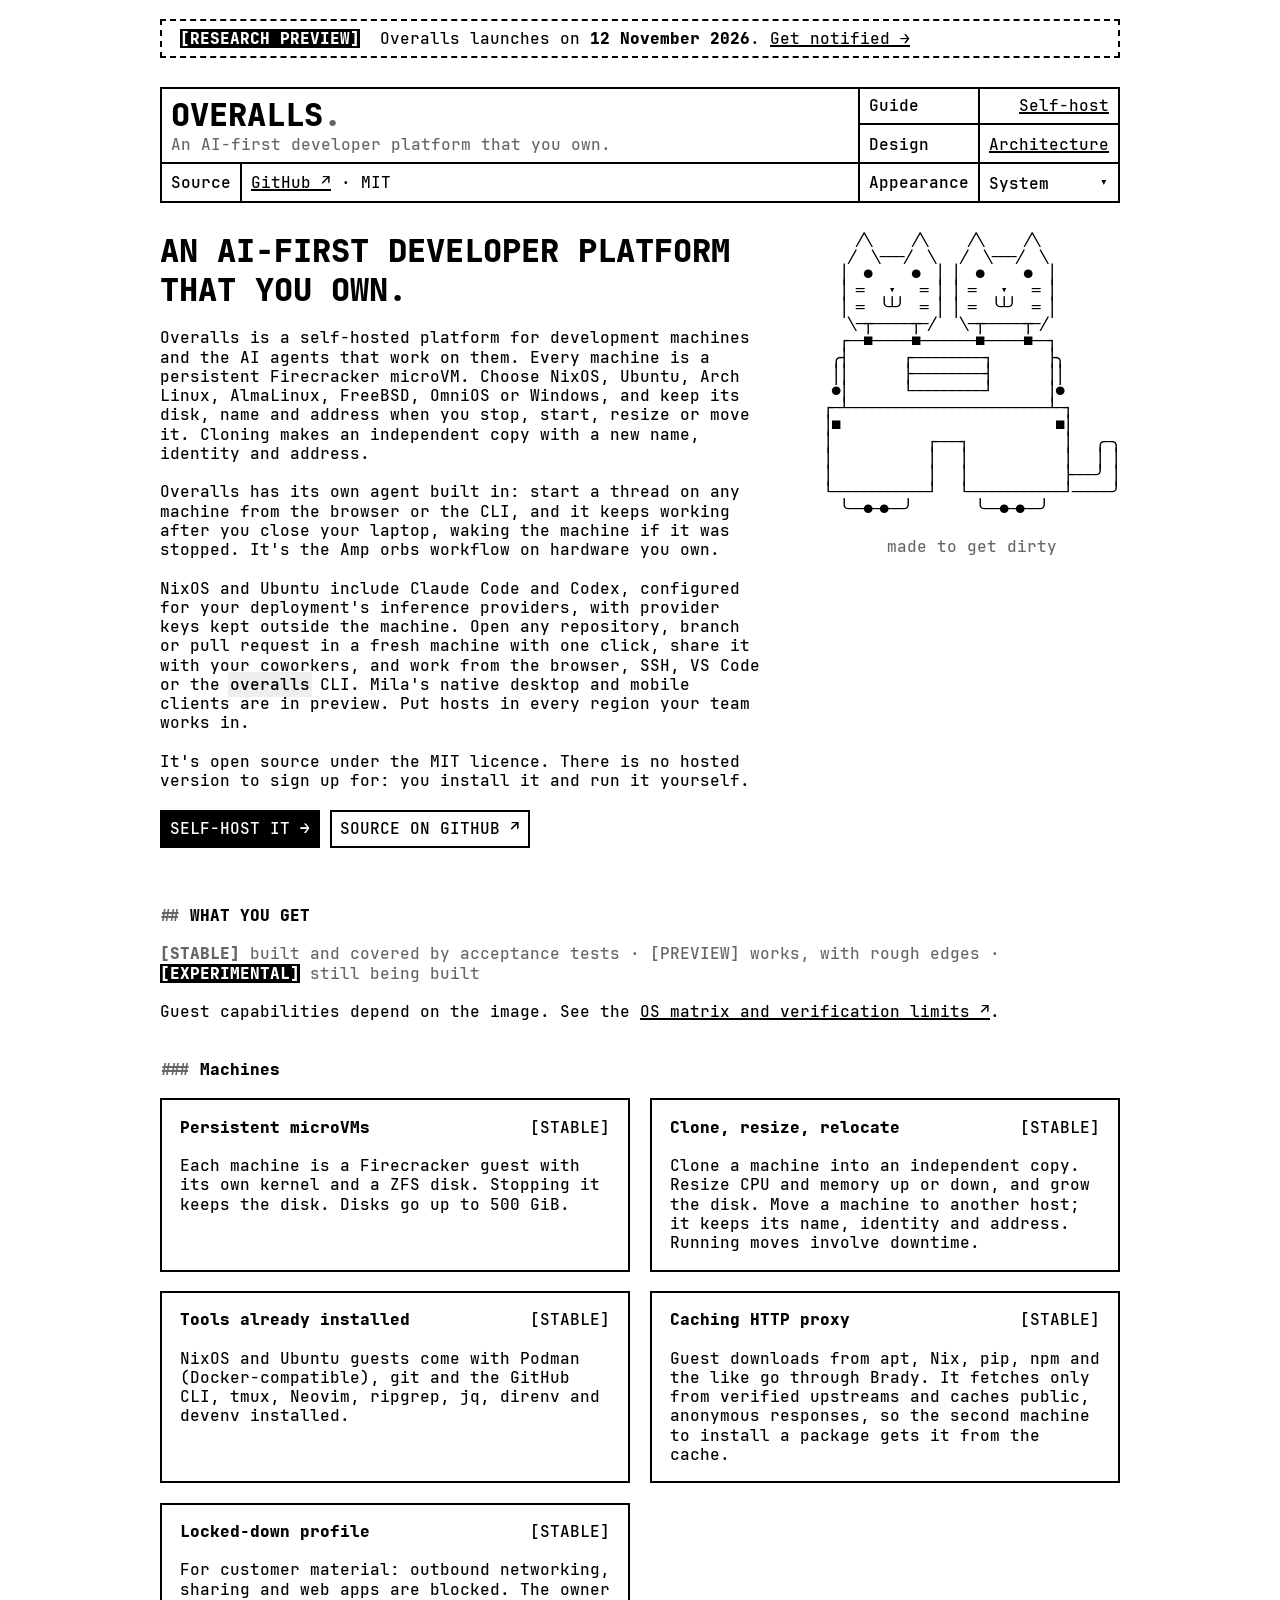
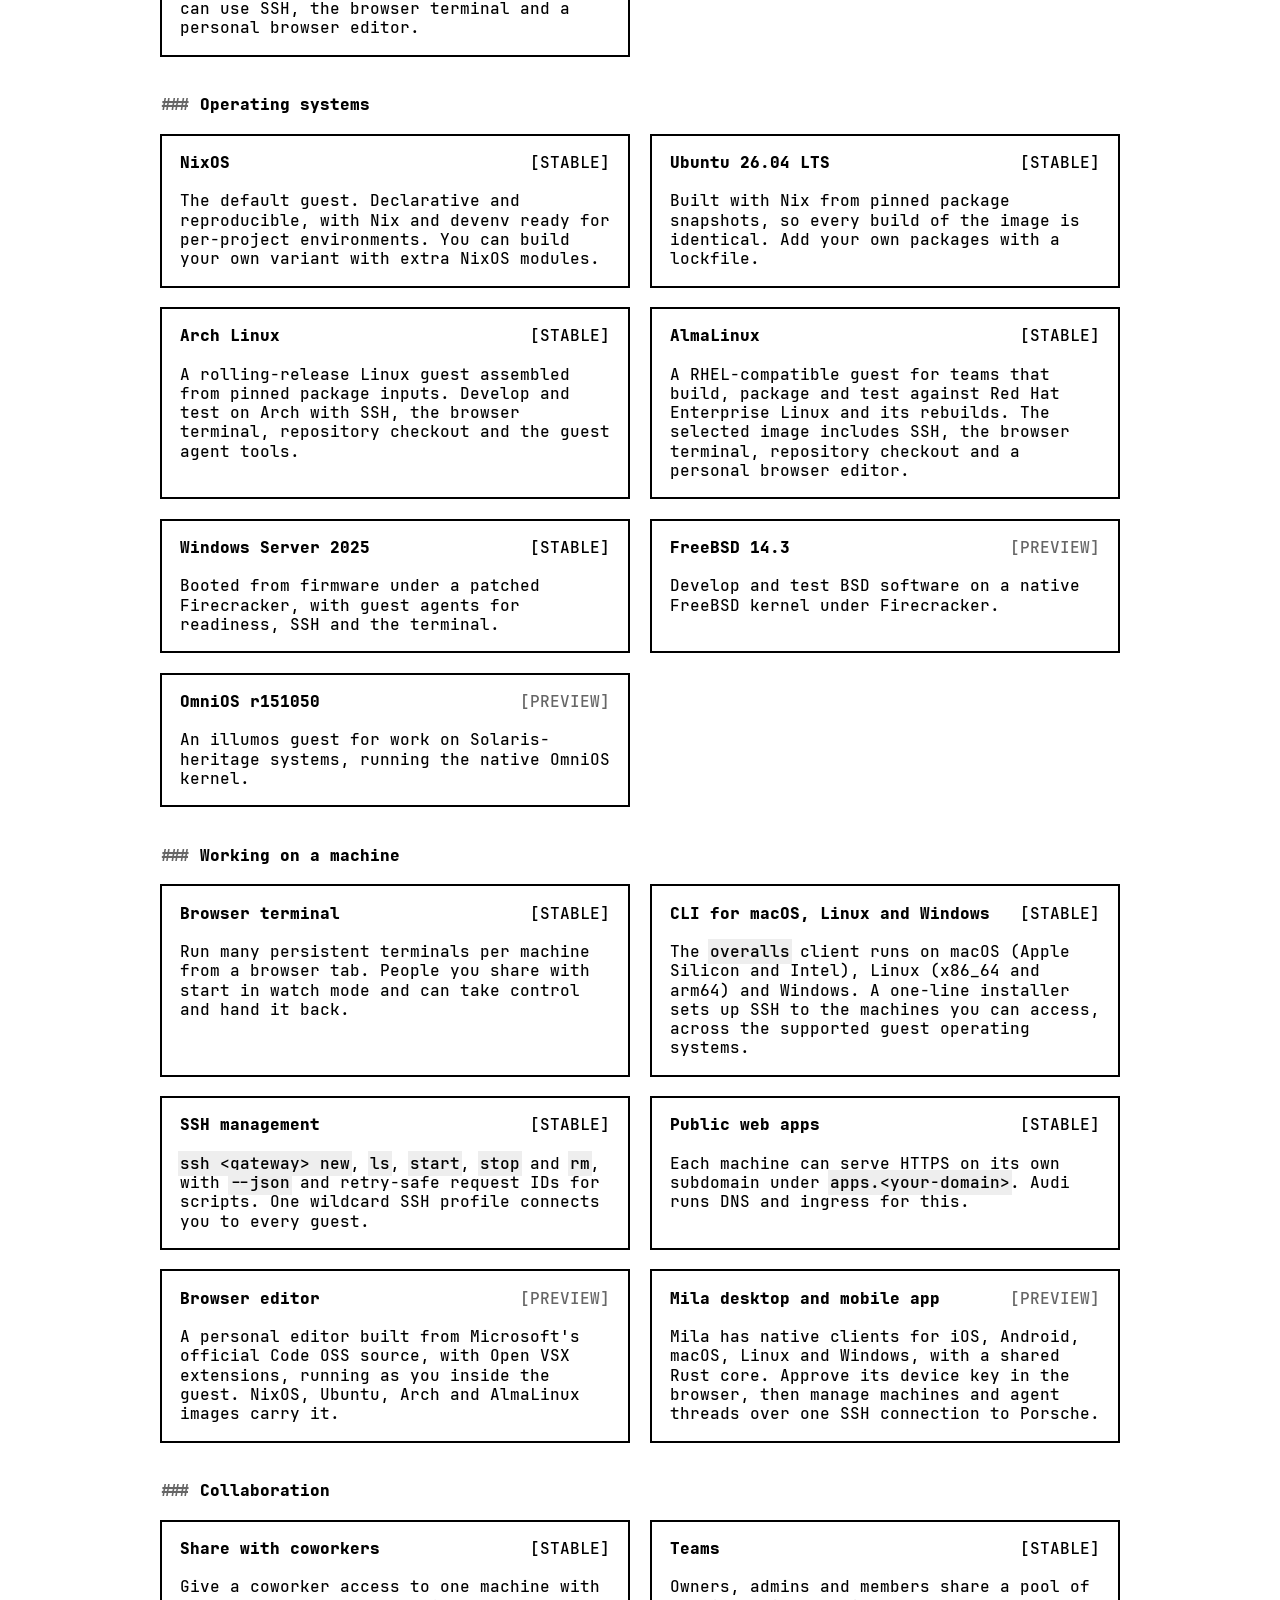
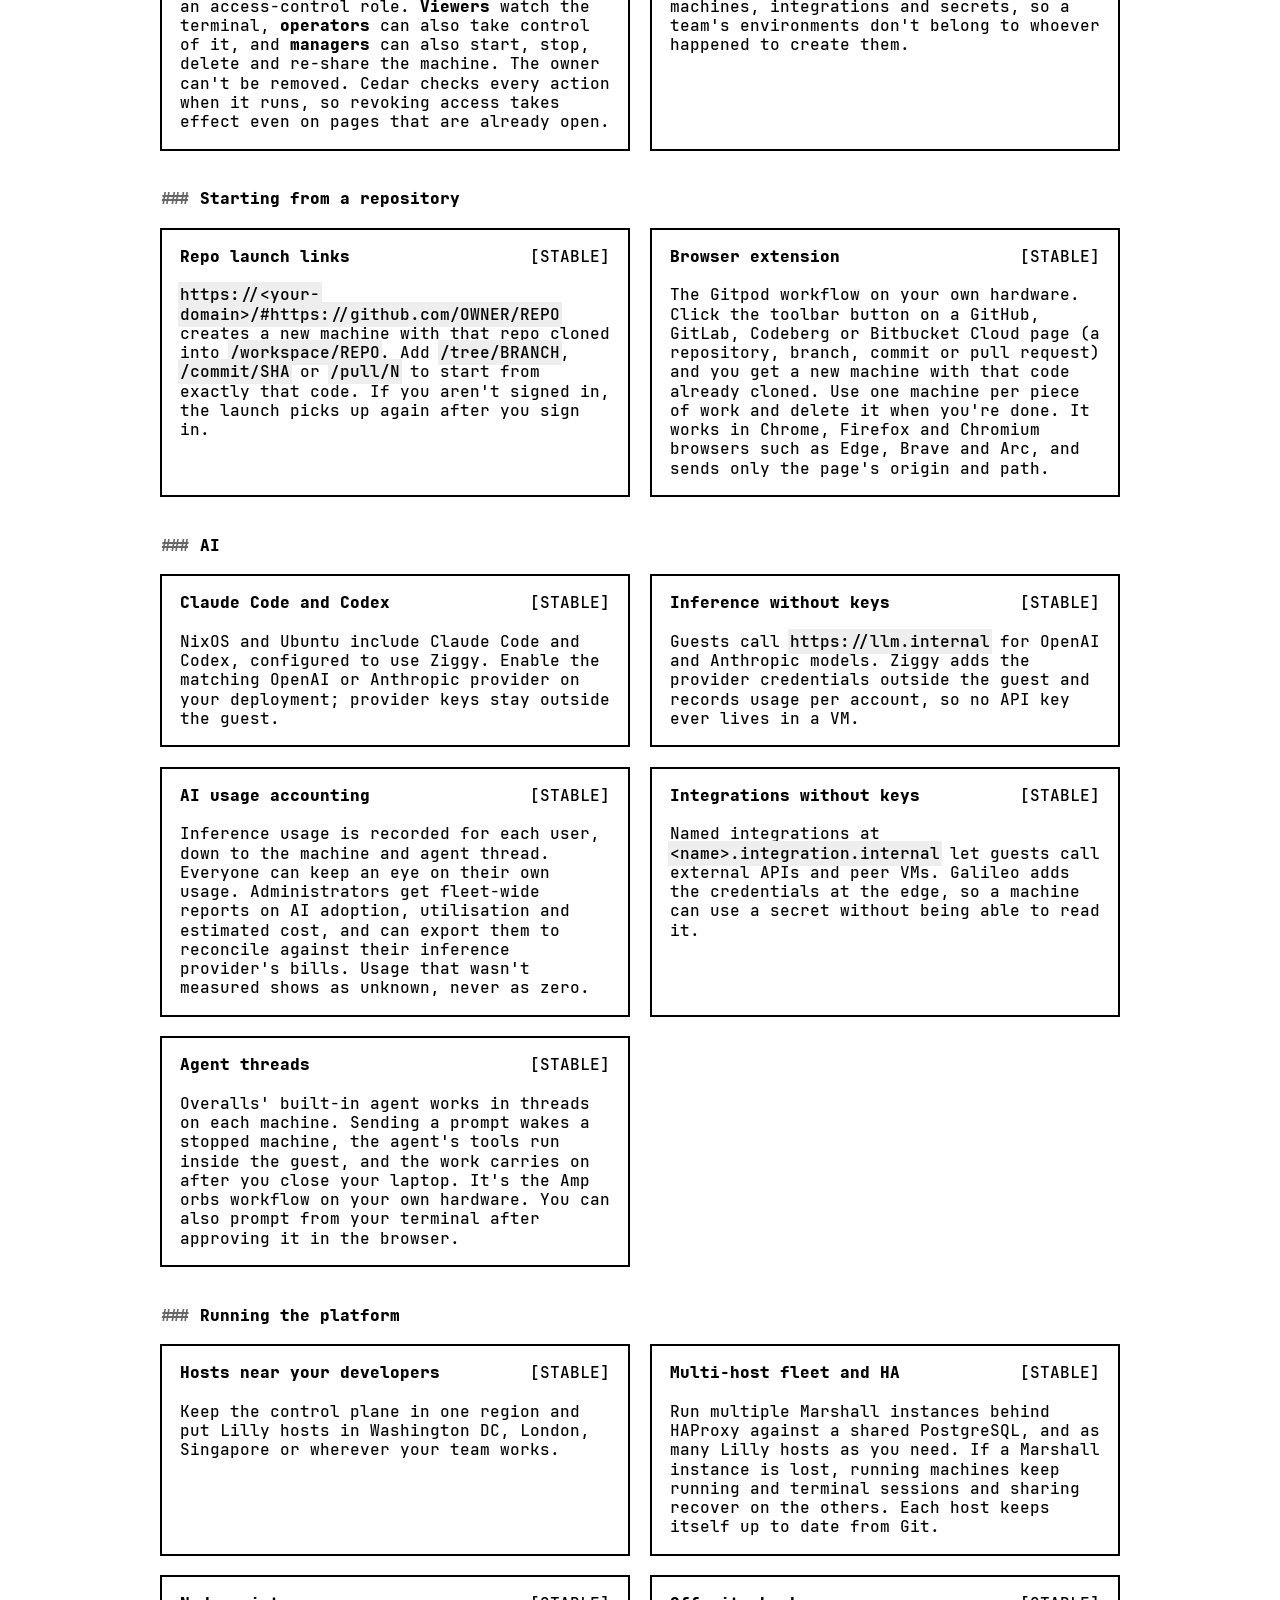
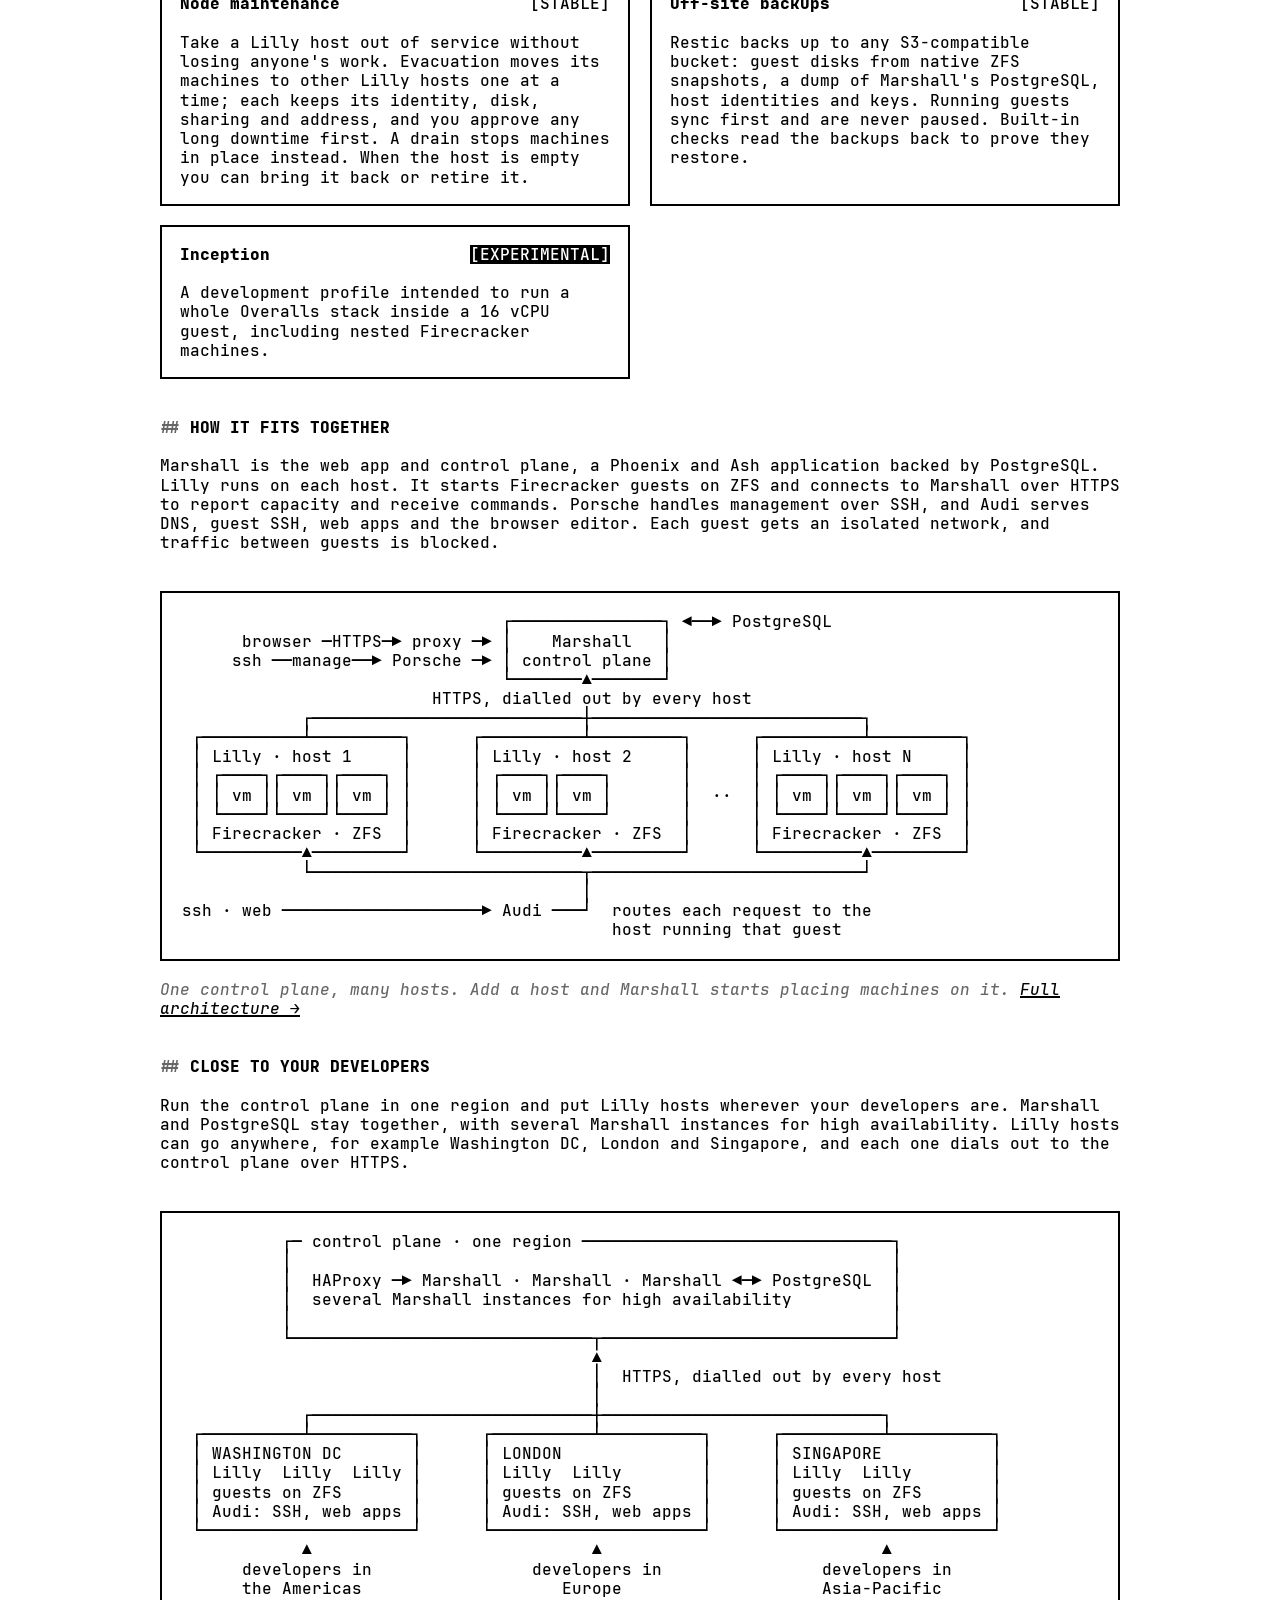
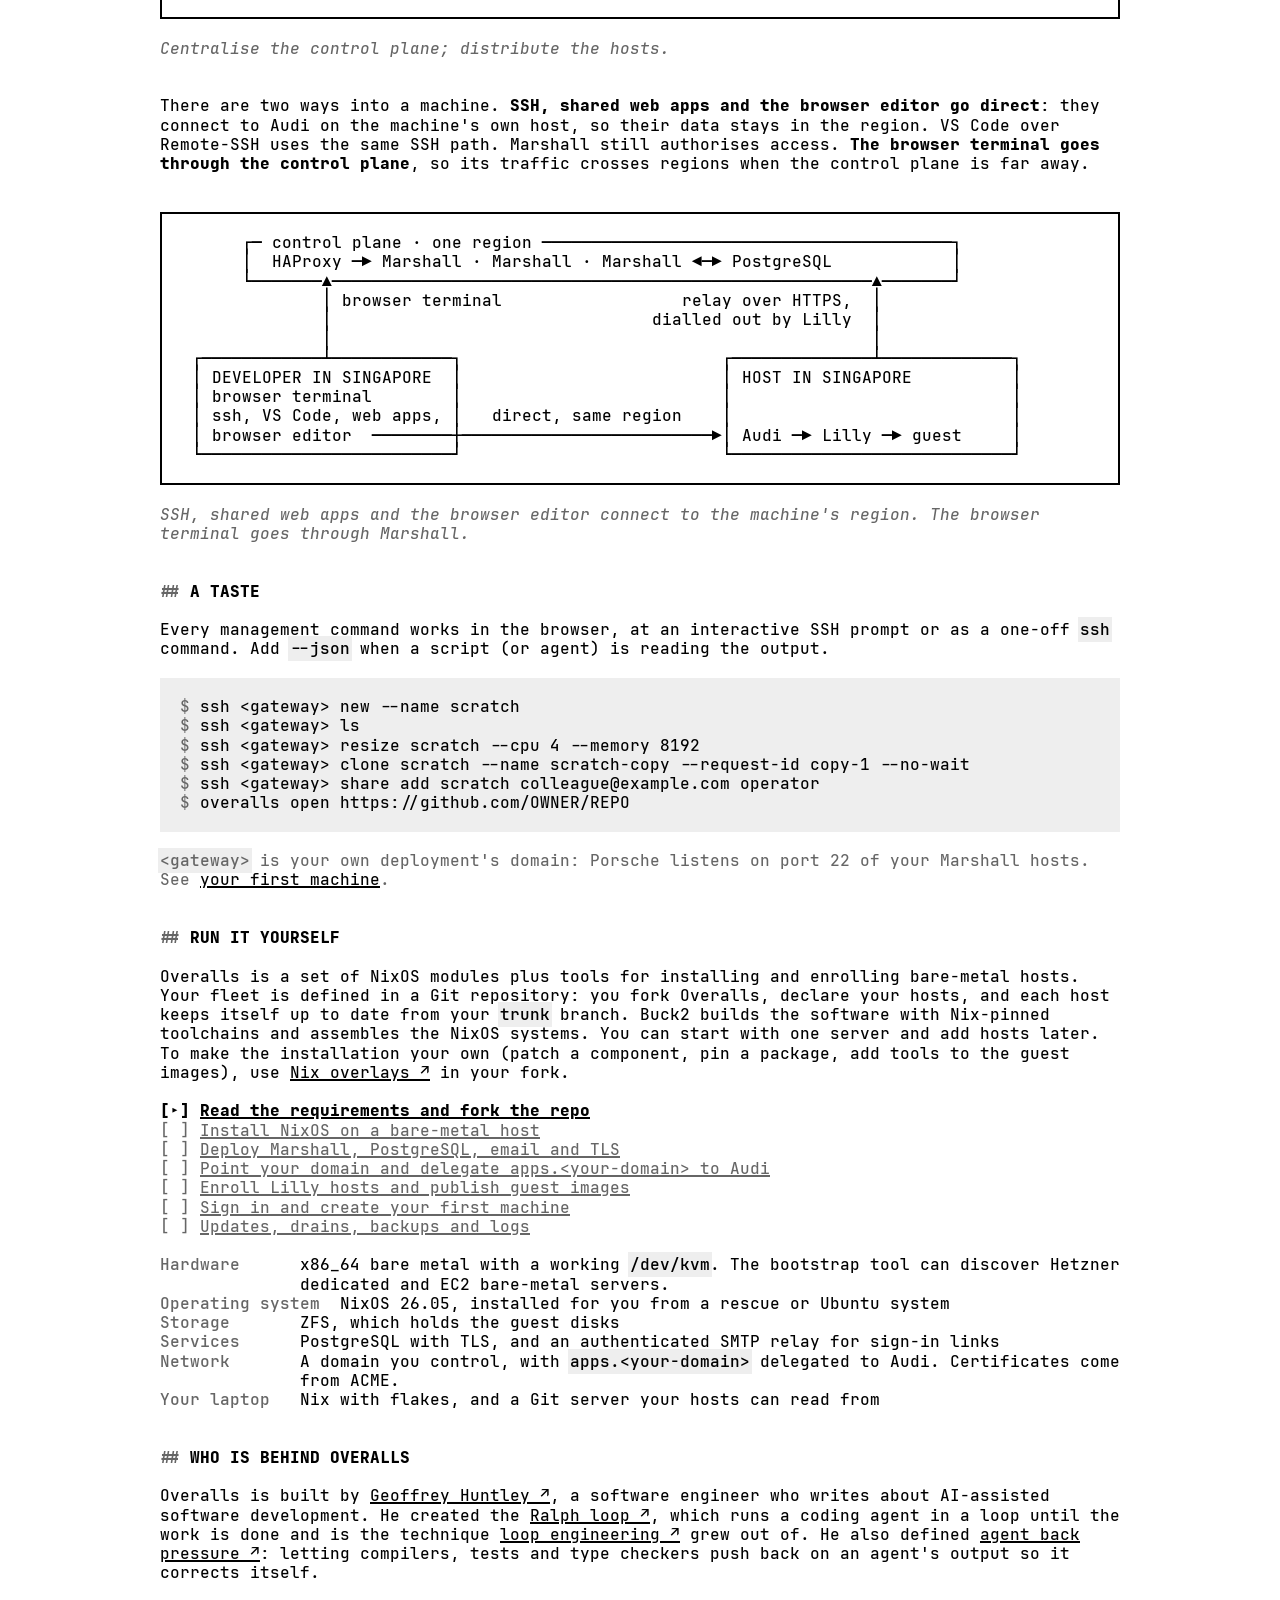
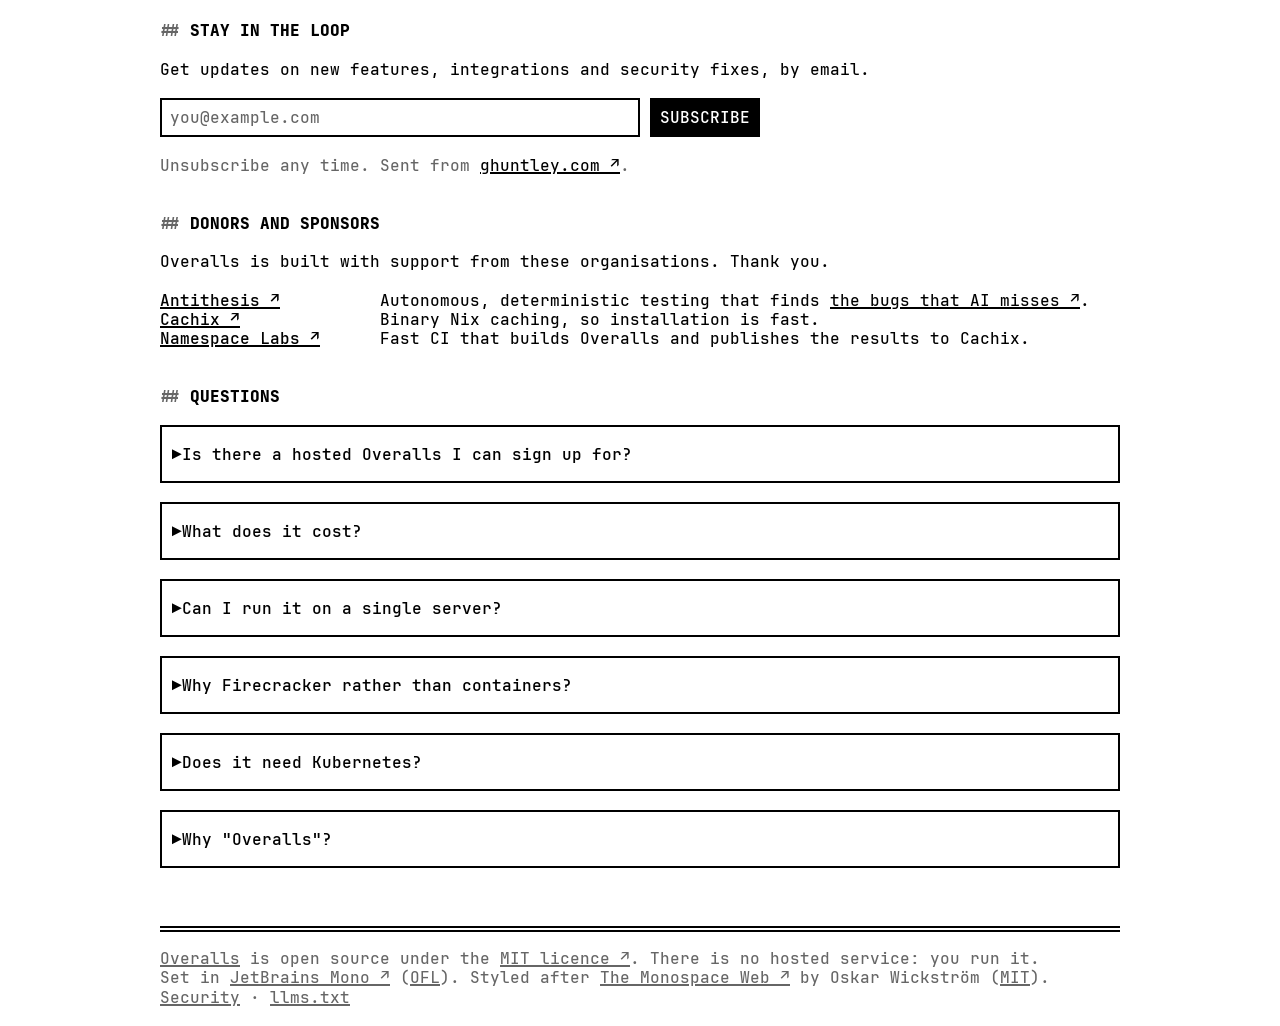
<file: index.html>
<!doctype html>
<html lang="en">
<head>
<meta charset="utf-8">
<meta name="viewport" content="width=device-width, initial-scale=1">
<title>Overalls: an AI-first developer platform that you own</title>
<meta name="description" content="Overalls is an open-source, self-hosted platform for persistent Firecracker development machines and the AI agents that work on them.">
<meta name="author" content="Geoffrey Huntley">
<link rel="canonical" href="https://overalls.dev/">
<meta name="robots" content="index, follow">
<meta name="color-scheme" content="light dark">
<meta name="theme-color" content="#ffffff" media="(prefers-color-scheme: light)">
<meta name="theme-color" content="#000000" media="(prefers-color-scheme: dark)">
<meta property="og:site_name" content="Overalls">
<meta property="og:type" content="website">
<meta property="og:locale" content="en_US">
<meta property="og:title" content="Overalls: an AI-first developer platform that you own">
<meta property="og:description" content="Overalls is an open-source, self-hosted platform for persistent Firecracker development machines and the AI agents that work on them.">
<meta property="og:url" content="https://overalls.dev/">
<meta property="og:image" content="https://overalls.dev/assets/og.png">
<meta property="og:image:type" content="image/png">
<meta property="og:image:width" content="1200">
<meta property="og:image:height" content="630">
<meta property="og:image:alt" content="Two kittens in one pair of overalls, drawn in box-drawing characters, beside the words Overalls: an AI-first developer platform that you own.">
<meta name="twitter:card" content="summary_large_image">
<meta name="twitter:title" content="Overalls: an AI-first developer platform that you own">
<meta name="twitter:description" content="Overalls is an open-source, self-hosted platform for persistent Firecracker development machines and the AI agents that work on them.">
<meta name="twitter:image" content="https://overalls.dev/assets/og.png">
<meta name="twitter:image:alt" content="Two kittens in one pair of overalls, drawn in box-drawing characters, beside the words Overalls: an AI-first developer platform that you own.">
<link rel="icon" type="image/svg+xml" href="favicon.svg">
<link rel="sitemap" type="application/xml" href="sitemap.xml">
<link rel="preload" as="font" type="font/woff2" crossorigin href="assets/fonts/jetbrains-mono-500.woff2">
<link rel="preload" as="font" type="font/woff2" crossorigin href="assets/fonts/jetbrains-mono-600.woff2">
<link rel="preload" as="font" type="font/woff2" crossorigin href="assets/fonts/jetbrains-mono-800.woff2">
<link rel="stylesheet" href="assets/css/site.css">
<script src="assets/js/site.js"></script>
<script type="application/ld+json">
{"@context": "https://schema.org", "@graph": [
 {"@type": "WebSite", "name": "Overalls", "url": "https://overalls.dev/"},
 {"@type": "SoftwareApplication", "name": "Overalls", "url": "https://overalls.dev/",
  "description": "An AI-first developer platform that you own: self-hosted Firecracker development machines and the AI agents that work on them.",
  "applicationCategory": "DeveloperApplication", "operatingSystem": "NixOS (x86_64 bare metal)",
  "license": "https://opensource.org/licenses/MIT", "codeRepository": "https://github.com/ghuntley/overalls",
  "offers": {"@type": "Offer", "price": "0", "priceCurrency": "USD"},
  "author": {"@type": "Person", "name": "Geoffrey Huntley", "url": "https://ghuntley.com/"}}
]}
</script>
</head>
<body>
<div class="public-page">
<a href="#main-content" class="skip-link">Skip to content</a>
<aside class="announcement" aria-label="Announcement">
<span class="status-label" data-tone="experimental">RESEARCH PREVIEW</span>
<p>Overalls launches on <time datetime="2026-11-12">12 November 2026</time>. <a href="index.html#newsletter">Get notified →</a></p>
</aside>
<header class="public-header">
<table class="header">
<tr>
<td colspan="2" rowspan="2" class="width-auto">
<p class="title"><a href="index.html" class="console-brand">Overalls<span class="brand-dot">.</span></a></p>
<p class="tagline">An AI-first developer platform that you own.</p>
</td>
<th class="width-min">Guide</th>
<td class="width-min"><a href="self-host/index.html">Self-host</a></td>
</tr>
<tr>
<th class="width-min">Design</th>
<td class="width-min"><a href="architecture.html">Architecture</a></td>
</tr>
<tr class="appearance-row">
<th class="width-min">Source</th>
<td class="width-auto"><a href="https://github.com/ghuntley/overalls">GitHub <span aria-hidden="true">↗</span></a> · MIT</td>
<th class="width-min">Appearance</th>
<td class="width-min"><label class="appearance-control select"><span class="sr-only">Appearance</span><select data-appearance aria-label="Appearance">
<option value="system">System</option>
<option value="light">Light</option>
<option value="dark">Dark</option>
</select></label></td>
</tr>
</table>
</header>
<main id="main-content">
<div class="hero">
<div>
<h1>An AI-first developer platform <span class="line">that you own.</span></h1>
<p class="lede">Overalls is a self-hosted platform for development machines and the AI agents that work on them. Every machine is a persistent Firecracker microVM. Choose NixOS, Ubuntu, Arch Linux, AlmaLinux, FreeBSD, OmniOS or Windows, and keep its disk, name and address when you stop, start, resize or move it. Cloning makes an independent copy with a new name, identity and address.</p>
<p class="lede">Overalls has its own agent built in: start a thread on any machine from the browser or the CLI, and it keeps working after you close your laptop, waking the machine if it was stopped. It's the Amp orbs workflow on hardware you own.</p>
<p class="lede">NixOS and Ubuntu include Claude Code and Codex, configured for your deployment's inference providers, with provider keys kept outside the machine. Open any repository, branch or pull request in a fresh machine with one click, share it with your coworkers, and work from the browser, SSH, VS Code or the <code>overalls</code> CLI. Mila's native desktop and mobile clients are in preview. Put hosts in every region your team works in.</p>
<p class="lede">It's open source under the MIT licence. There is no hosted version to sign up for: you install it and run it yourself.</p>
<div class="row actions">
<a class="console-button primary" href="self-host/index.html">Self-host it →</a>
<a class="console-button" href="https://github.com/ghuntley/overalls">Source on GitHub <span aria-hidden="true">↗</span></a>
</div>
</div>
<figure>
<pre class="mark" aria-hidden="true">    ╱╲     ╱╲     ╱╲     ╱╲
   ╱  ╲───╱  ╲   ╱  ╲───╱  ╲
  │  ●     ●  │ │  ●     ●  │
  │ ═   ▾   ═ │ │ ═   ▾   ═ │
  │ ═  ╰┴╯  ═ │ │ ═  ╰┴╯  ═ │
   ╲─┬─────┬─╱   ╲─┬─────┬─╱
  ┌──■─────■───────■─────■──┐
 ╭┤       ┌─────────┐       ├╮
 ││       ├─────────┤       ││
 ●│       └─────────┘       │●
┌─┴─────────────────────────┴─┐
│■                           ■│
│            ┌───┐            │   ╭─╮
│            │   │            │   │ │
│            │   │            ├───╯ │
└────────────┘   └────────────┘─────╯
  ╰──●─●──╯        ╰──●─●──╯</pre>
<figcaption>made to get dirty</figcaption>
</figure>
</div>

<section aria-labelledby="what">
<h2 id="what">What you get</h2>
<p class="legend"><span class="status-label" data-tone="stable">STABLE</span> built and covered by acceptance tests · <span class="status-label" data-tone="preview">PREVIEW</span> works, with rough edges · <span class="status-label" data-tone="experimental">EXPERIMENTAL</span> still being built</p>
<p>Guest capabilities depend on the image. See the <a href="https://github.com/ghuntley/overalls/blob/trunk/docs/guests/os-matrix.md">OS matrix and verification limits <span aria-hidden="true">↗</span></a>.</p>
<div class="feature-group">
<h3>Machines</h3>
<div class="cols feature-grid">
<article class="panel">
<header><h4>Persistent microVMs</h4><span class="status-label" data-tone="stable">STABLE</span></header>
<p>Each machine is a Firecracker guest with its own kernel and a ZFS disk. Stopping it keeps the disk. Disks go up to 500 GiB.</p>
</article>
<article class="panel">
<header><h4>Clone, resize, relocate</h4><span class="status-label" data-tone="stable">STABLE</span></header>
<p>Clone a machine into an independent copy. Resize CPU and memory up or down, and grow the disk. Move a machine to another host; it keeps its name, identity and address. Running moves involve downtime.</p>
</article>
<article class="panel">
<header><h4>Tools already installed</h4><span class="status-label" data-tone="stable">STABLE</span></header>
<p>NixOS and Ubuntu guests come with Podman (Docker-compatible), git and the GitHub CLI, tmux, Neovim, ripgrep, jq, direnv and devenv installed.</p>
</article>
<article class="panel">
<header><h4>Caching HTTP proxy</h4><span class="status-label" data-tone="stable">STABLE</span></header>
<p>Guest downloads from apt, Nix, pip, npm and the like go through Brady. It fetches only from verified upstreams and caches public, anonymous responses, so the second machine to install a package gets it from the cache.</p>
</article>
<article class="panel">
<header><h4>Locked-down profile</h4><span class="status-label" data-tone="stable">STABLE</span></header>
<p>For customer material: outbound networking, sharing and web apps are blocked. The owner can use SSH, the browser terminal and a personal browser editor.</p>
</article>
</div>
</div>
<div class="feature-group">
<h3>Operating systems</h3>
<div class="cols feature-grid">
<article class="panel">
<header><h4>NixOS</h4><span class="status-label" data-tone="stable">STABLE</span></header>
<p>The default guest. Declarative and reproducible, with Nix and devenv ready for per-project environments. You can build your own variant with extra NixOS modules.</p>
</article>
<article class="panel">
<header><h4>Ubuntu 26.04 LTS</h4><span class="status-label" data-tone="stable">STABLE</span></header>
<p>Built with Nix from pinned package snapshots, so every build of the image is identical. Add your own packages with a lockfile.</p>
</article>
<article class="panel">
<header><h4>Arch Linux</h4><span class="status-label" data-tone="stable">STABLE</span></header>
<p>A rolling-release Linux guest assembled from pinned package inputs. Develop and test on Arch with SSH, the browser terminal, repository checkout and the guest agent tools.</p>
</article>
<article class="panel">
<header><h4>AlmaLinux</h4><span class="status-label" data-tone="stable">STABLE</span></header>
<p>A RHEL-compatible guest for teams that build, package and test against Red Hat Enterprise Linux and its rebuilds. The selected image includes SSH, the browser terminal, repository checkout and a personal browser editor.</p>
</article>
<article class="panel">
<header><h4>Windows Server 2025</h4><span class="status-label" data-tone="stable">STABLE</span></header>
<p>Booted from firmware under a patched Firecracker, with guest agents for readiness, SSH and the terminal.</p>
</article>
<article class="panel">
<header><h4>FreeBSD 14.3</h4><span class="status-label" data-tone="preview">PREVIEW</span></header>
<p>Develop and test BSD software on a native FreeBSD kernel under Firecracker.</p>
</article>
<article class="panel">
<header><h4>OmniOS r151050</h4><span class="status-label" data-tone="preview">PREVIEW</span></header>
<p>An illumos guest for work on Solaris-heritage systems, running the native OmniOS kernel.</p>
</article>
</div>
</div>
<div class="feature-group">
<h3>Working on a machine</h3>
<div class="cols feature-grid">
<article class="panel">
<header><h4>Browser terminal</h4><span class="status-label" data-tone="stable">STABLE</span></header>
<p>Run many persistent terminals per machine from a browser tab. People you share with start in watch mode and can take control and hand it back.</p>
</article>
<article class="panel">
<header><h4>CLI for macOS, Linux and Windows</h4><span class="status-label" data-tone="stable">STABLE</span></header>
<p>The <code>overalls</code> client runs on macOS (Apple Silicon and Intel), Linux (x86_64 and arm64) and Windows. A one-line installer sets up SSH to the machines you can access, across the supported guest operating systems.</p>
</article>
<article class="panel">
<header><h4>SSH management</h4><span class="status-label" data-tone="stable">STABLE</span></header>
<p><code>ssh &lt;gateway&gt; new</code>, <code>ls</code>, <code>start</code>, <code>stop</code> and <code>rm</code>, with <code>--json</code> and retry-safe request IDs for scripts. One wildcard SSH profile connects you to every guest.</p>
</article>
<article class="panel">
<header><h4>Public web apps</h4><span class="status-label" data-tone="stable">STABLE</span></header>
<p>Each machine can serve HTTPS on its own subdomain under <code>apps.&lt;your-domain&gt;</code>. Audi runs DNS and ingress for this.</p>
</article>
<article class="panel">
<header><h4>Browser editor</h4><span class="status-label" data-tone="preview">PREVIEW</span></header>
<p>A personal editor built from Microsoft's official Code OSS source, with Open VSX extensions, running as you inside the guest. NixOS, Ubuntu, Arch and AlmaLinux images carry it.</p>
</article>
<article class="panel">
<header><h4>Mila desktop and mobile app</h4><span class="status-label" data-tone="preview">PREVIEW</span></header>
<p>Mila has native clients for iOS, Android, macOS, Linux and Windows, with a shared Rust core. Approve its device key in the browser, then manage machines and agent threads over one SSH connection to Porsche.</p>
</article>
</div>
</div>
<div class="feature-group">
<h3>Collaboration</h3>
<div class="cols feature-grid">
<article class="panel">
<header><h4>Share with coworkers</h4><span class="status-label" data-tone="stable">STABLE</span></header>
<p>Give a coworker access to one machine with an access-control role. <strong>Viewers</strong> watch the terminal, <strong>operators</strong> can also take control of it, and <strong>managers</strong> can also start, stop, delete and re-share the machine. The owner can't be removed. Cedar checks every action when it runs, so revoking access takes effect even on pages that are already open.</p>
</article>
<article class="panel">
<header><h4>Teams</h4><span class="status-label" data-tone="stable">STABLE</span></header>
<p>Owners, admins and members share a pool of machines, integrations and secrets, so a team's environments don't belong to whoever happened to create them.</p>
</article>
</div>
</div>
<div class="feature-group">
<h3>Starting from a repository</h3>
<div class="cols feature-grid">
<article class="panel">
<header><h4>Repo launch links</h4><span class="status-label" data-tone="stable">STABLE</span></header>
<p><code>https://&lt;your-domain&gt;/#https://github.com/OWNER/REPO</code> creates a new machine with that repo cloned into <code>/workspace/REPO</code>. Add <code>/tree/BRANCH</code>, <code>/commit/SHA</code> or <code>/pull/N</code> to start from exactly that code. If you aren't signed in, the launch picks up again after you sign in.</p>
</article>
<article class="panel">
<header><h4>Browser extension</h4><span class="status-label" data-tone="stable">STABLE</span></header>
<p>The Gitpod workflow on your own hardware. Click the toolbar button on a GitHub, GitLab, Codeberg or Bitbucket Cloud page (a repository, branch, commit or pull request) and you get a new machine with that code already cloned. Use one machine per piece of work and delete it when you're done. It works in Chrome, Firefox and Chromium browsers such as Edge, Brave and Arc, and sends only the page's origin and path.</p>
</article>
</div>
</div>
<div class="feature-group">
<h3>AI</h3>
<div class="cols feature-grid">
<article class="panel">
<header><h4>Claude Code and Codex</h4><span class="status-label" data-tone="stable">STABLE</span></header>
<p>NixOS and Ubuntu include Claude Code and Codex, configured to use Ziggy. Enable the matching OpenAI or Anthropic provider on your deployment; provider keys stay outside the guest.</p>
</article>
<article class="panel">
<header><h4>Inference without keys</h4><span class="status-label" data-tone="stable">STABLE</span></header>
<p>Guests call <code>https://llm.internal</code> for OpenAI and Anthropic models. Ziggy adds the provider credentials outside the guest and records usage per account, so no API key ever lives in a VM.</p>
</article>
<article class="panel">
<header><h4>AI usage accounting</h4><span class="status-label" data-tone="stable">STABLE</span></header>
<p>Inference usage is recorded for each user, down to the machine and agent thread. Everyone can keep an eye on their own usage. Administrators get fleet-wide reports on AI adoption, utilisation and estimated cost, and can export them to reconcile against their inference provider's bills. Usage that wasn't measured shows as unknown, never as zero.</p>
</article>
<article class="panel">
<header><h4>Integrations without keys</h4><span class="status-label" data-tone="stable">STABLE</span></header>
<p>Named integrations at <code>&lt;name&gt;.integration.internal</code> let guests call external APIs and peer VMs. Galileo adds the credentials at the edge, so a machine can use a secret without being able to read it.</p>
</article>
<article class="panel">
<header><h4>Agent threads</h4><span class="status-label" data-tone="stable">STABLE</span></header>
<p>Overalls' built-in agent works in threads on each machine. Sending a prompt wakes a stopped machine, the agent's tools run inside the guest, and the work carries on after you close your laptop. It's the Amp orbs workflow on your own hardware. You can also prompt from your terminal after approving it in the browser.</p>
</article>
</div>
</div>
<div class="feature-group">
<h3>Running the platform</h3>
<div class="cols feature-grid">
<article class="panel">
<header><h4>Hosts near your developers</h4><span class="status-label" data-tone="stable">STABLE</span></header>
<p>Keep the control plane in one region and put Lilly hosts in Washington DC, London, Singapore or wherever your team works.</p>
</article>
<article class="panel">
<header><h4>Multi-host fleet and HA</h4><span class="status-label" data-tone="stable">STABLE</span></header>
<p>Run multiple Marshall instances behind HAProxy against a shared PostgreSQL, and as many Lilly hosts as you need. If a Marshall instance is lost, running machines keep running and terminal sessions and sharing recover on the others. Each host keeps itself up to date from Git.</p>
</article>
<article class="panel">
<header><h4>Node maintenance</h4><span class="status-label" data-tone="stable">STABLE</span></header>
<p>Take a Lilly host out of service without losing anyone's work. Evacuation moves its machines to other Lilly hosts one at a time; each keeps its identity, disk, sharing and address, and you approve any long downtime first. A drain stops machines in place instead. When the host is empty you can bring it back or retire it.</p>
</article>
<article class="panel">
<header><h4>Off-site backups</h4><span class="status-label" data-tone="stable">STABLE</span></header>
<p>Restic backs up to any S3-compatible bucket: guest disks from native ZFS snapshots, a dump of Marshall's PostgreSQL, host identities and keys. Running guests sync first and are never paused. Built-in checks read the backups back to prove they restore.</p>
</article>
<article class="panel">
<header><h4>Inception</h4><span class="status-label" data-tone="experimental">EXPERIMENTAL</span></header>
<p>A development profile intended to run a whole Overalls stack inside a 16 vCPU guest, including nested Firecracker machines.</p>
</article>
</div>
</div>
</section>

<section aria-labelledby="how">
<h2 id="how">How it fits together</h2>
<p>Marshall is the web app and control plane, a Phoenix and Ash application backed by PostgreSQL. Lilly runs on each host. It starts Firecracker guests on ZFS and connects to Marshall over HTTPS to report capacity and receive commands. Porsche handles management over SSH, and Audi serves DNS, guest SSH, web apps and the browser editor. Each guest gets an isolated network, and traffic between guests is blocked.</p>
<figure class="diagram">
<pre role="img" aria-label="Browsers reach Marshall through a TLS proxy and SSH management goes through Porsche. Marshall uses PostgreSQL. Several hosts each run Lilly, which dials out to Marshall over HTTPS and runs Firecracker guests on ZFS. Audi routes guest SSH and web traffic to whichever host runs the guest.">                                ┌───────────────┐ ◀──▶ PostgreSQL
      browser ─HTTPS─▶ proxy ─▶ │    Marshall   │
     ssh ──manage──▶ Porsche ─▶ │ control plane │
                                └───────▲───────┘
                         HTTPS, dialled out by every host
            ┌───────────────────────────┼───────────────────────────┐
 ┌──────────┴─────────┐      ┌──────────┴─────────┐      ┌──────────┴─────────┐
 │ Lilly · host 1     │      │ Lilly · host 2     │      │ Lilly · host N     │
 │ ┌────┐┌────┐┌────┐ │      │ ┌────┐┌────┐       │      │ ┌────┐┌────┐┌────┐ │
 │ │ vm ││ vm ││ vm │ │      │ │ vm ││ vm │       │  ··  │ │ vm ││ vm ││ vm │ │
 │ └────┘└────┘└────┘ │      │ └────┘└────┘       │      │ └────┘└────┘└────┘ │
 │ Firecracker · ZFS  │      │ Firecracker · ZFS  │      │ Firecracker · ZFS  │
 └──────────▲─────────┘      └──────────▲─────────┘      └──────────▲─────────┘
            └───────────────────────────┬───────────────────────────┘
                                        │
ssh · web ────────────────────▶ Audi ───┘  routes each request to the
                                           host running that guest</pre>
<figcaption>One control plane, many hosts. Add a host and Marshall starts placing machines on it. <a href="architecture.html">Full architecture →</a></figcaption>
</figure>
</section>

<section aria-labelledby="regions">
<h2 id="regions">Close to your developers</h2>
<p>Run the control plane in one region and put Lilly hosts wherever your developers are. Marshall and PostgreSQL stay together, with several Marshall instances for high availability. Lilly hosts can go anywhere, for example Washington DC, London and Singapore, and each one dials out to the control plane over HTTPS.</p>
<figure class="diagram">
<pre role="img" aria-label="The control plane runs in one region: HAProxy in front of several Marshall instances and one PostgreSQL. Lilly hosts in Washington DC, London and Singapore each dial out to it over HTTPS. Each region's hosts run guests on ZFS and Audi for SSH and web apps, serving developers in the Americas, Europe and Asia-Pacific.">          ┌─ control plane · one region ───────────────────────────────┐
          │                                                            │
          │  HAProxy ─▶ Marshall · Marshall · Marshall ◀─▶ PostgreSQL  │
          │  several Marshall instances for high availability          │
          │                                                            │
          └──────────────────────────────┬─────────────────────────────┘
                                         ▲
                                         │  HTTPS, dialled out by every host
                                         │
            ┌────────────────────────────┼────────────────────────────┐
 ┌──────────┴──────────┐      ┌──────────┴──────────┐      ┌──────────┴──────────┐
 │ WASHINGTON DC       │      │ LONDON              │      │ SINGAPORE           │
 │ Lilly  Lilly  Lilly │      │ Lilly  Lilly        │      │ Lilly  Lilly        │
 │ guests on ZFS       │      │ guests on ZFS       │      │ guests on ZFS       │
 │ Audi: SSH, web apps │      │ Audi: SSH, web apps │      │ Audi: SSH, web apps │
 └─────────────────────┘      └─────────────────────┘      └─────────────────────┘
            ▲                            ▲                            ▲
      developers in                developers in                developers in
      the Americas                    Europe                    Asia-Pacific</pre>
<figcaption>Centralise the control plane; distribute the hosts.</figcaption>
</figure>
<p>There are two ways into a machine. <strong>SSH, shared web apps and the browser editor go direct</strong>: they connect to Audi on the machine's own host, so their data stays in the region. VS Code over Remote-SSH uses the same SSH path. Marshall still authorises access. <strong>The browser terminal goes through the control plane</strong>, so its traffic crosses regions when the control plane is far away.</p>
<figure class="diagram">
<pre role="img" aria-label="A developer in Singapore uses a machine on a host in Singapore. The browser terminal goes up to the control plane, which relays to the host over a connection Lilly dialled out. SSH, VS Code, shared web apps and the browser editor connect directly to Audi on the Singapore host.">      ┌─ control plane · one region ─────────────────────────────────────────┐
      │  HAProxy ─▶ Marshall · Marshall · Marshall ◀─▶ PostgreSQL            │
      └───────▲──────────────────────────────────────────────────────▲───────┘
              │ browser terminal                  relay over HTTPS,  │
              │                                dialled out by Lilly  │
              │                                                      │
 ┌────────────┴────────────┐                          ┌──────────────┴─────────────┐
 │ DEVELOPER IN SINGAPORE  │                          │ HOST IN SINGAPORE          │
 │ browser terminal        │                          │                            │
 │ ssh, VS Code, web apps, │   direct, same region    │                            │
 │ browser editor  ────────┼─────────────────────────▶│ Audi ─▶ Lilly ─▶ guest     │
 └─────────────────────────┘                          └────────────────────────────┘</pre>
<figcaption>SSH, shared web apps and the browser editor connect to the machine's region. The browser terminal goes through Marshall.</figcaption>
</figure>
</section>

<section aria-labelledby="taste">
<h2 id="taste">A taste</h2>
<p>Every management command works in the browser, at an interactive SSH prompt or as a one-off <code>ssh</code> command. Add <code>--json</code> when a script (or agent) is reading the output.</p>
<pre class="term" data-copy><span class="prompt">$ </span>ssh &lt;gateway&gt; new --name scratch
<span class="prompt">$ </span>ssh &lt;gateway&gt; ls
<span class="prompt">$ </span>ssh &lt;gateway&gt; resize scratch --cpu 4 --memory 8192
<span class="prompt">$ </span>ssh &lt;gateway&gt; clone scratch --name scratch-copy --request-id copy-1 --no-wait
<span class="prompt">$ </span>ssh &lt;gateway&gt; share add scratch colleague@example.com operator
<span class="prompt">$ </span>overalls open https://github.com/OWNER/REPO</pre>
<p class="muted"><code>&lt;gateway&gt;</code> is your own deployment's domain: Porsche listens on port 22 of your Marshall hosts. See <a href="self-host/first-machine.html">your first machine</a>.</p>
</section>

<section aria-labelledby="run">
<h2 id="run">Run it yourself</h2>
<p>Overalls is a set of NixOS modules plus tools for installing and enrolling bare-metal hosts. Your fleet is defined in a Git repository: you fork Overalls, declare your hosts, and each host keeps itself up to date from your <code>trunk</code> branch. Buck2 builds the software with Nix-pinned toolchains and assembles the NixOS systems. You can start with one server and add hosts later. To make the installation your own (patch a component, pin a package, add tools to the guest images), use <a href="https://ghuntley.com/nix/?utm_source=ghuntley&amp;utm_medium=referral&amp;utm_campaign=overalls">Nix overlays <span aria-hidden="true">↗</span></a> in your fork.</p>
<ol class="steps">
<li data-state="current"><span class="step-marker" aria-hidden="true"></span><a href="self-host/index.html">Read the requirements and fork the repo</a></li>
<li><span class="step-marker" aria-hidden="true"></span><a href="self-host/provision.html">Install NixOS on a bare-metal host</a></li>
<li><span class="step-marker" aria-hidden="true"></span><a href="self-host/deploy.html">Deploy Marshall, PostgreSQL, email and TLS</a></li>
<li><span class="step-marker" aria-hidden="true"></span><a href="self-host/dns.html">Point your domain and delegate apps.&lt;your-domain&gt; to Audi</a></li>
<li><span class="step-marker" aria-hidden="true"></span><a href="self-host/enroll.html">Enroll Lilly hosts and publish guest images</a></li>
<li><span class="step-marker" aria-hidden="true"></span><a href="self-host/first-machine.html">Sign in and create your first machine</a></li>
<li><span class="step-marker" aria-hidden="true"></span><a href="self-host/operations.html">Updates, drains, backups and logs</a></li>
</ol>
<dl class="kv">
<div><dt>Hardware</dt><dd>x86_64 bare metal with a working <code>/dev/kvm</code>. The bootstrap tool can discover Hetzner dedicated and EC2 bare-metal servers.</dd></div>
<div><dt>Operating system</dt><dd>NixOS 26.05, installed for you from a rescue or Ubuntu system</dd></div>
<div><dt>Storage</dt><dd>ZFS, which holds the guest disks</dd></div>
<div><dt>Services</dt><dd>PostgreSQL with TLS, and an authenticated SMTP relay for sign-in links</dd></div>
<div><dt>Network</dt><dd>A domain you control, with <code>apps.&lt;your-domain&gt;</code> delegated to Audi. Certificates come from ACME.</dd></div>
<div><dt>Your laptop</dt><dd>Nix with flakes, and a Git server your hosts can read from</dd></div>
</dl>
</section>

<section aria-labelledby="who">
<h2 id="who">Who is behind Overalls</h2>
<p>Overalls is built by <a href="https://ghuntley.com/?utm_source=ghuntley&amp;utm_medium=referral&amp;utm_campaign=overalls">Geoffrey Huntley <span aria-hidden="true">↗</span></a>, a software engineer who writes about AI-assisted software development. He created the <a href="https://ghuntley.com/ralph/?utm_source=ghuntley&amp;utm_medium=referral&amp;utm_campaign=overalls">Ralph loop <span aria-hidden="true">↗</span></a>, which runs a coding agent in a loop until the work is done and is the technique <a href="https://ghuntley.com/loop/?utm_source=ghuntley&amp;utm_medium=referral&amp;utm_campaign=overalls">loop engineering <span aria-hidden="true">↗</span></a> grew out of. He also defined <a href="https://ghuntley.com/pressure/?utm_source=ghuntley&amp;utm_medium=referral&amp;utm_campaign=overalls">agent back pressure <span aria-hidden="true">↗</span></a>: letting compilers, tests and type checkers push back on an agent's output so it corrects itself.</p>
</section>

<section aria-labelledby="newsletter">
<h2 id="newsletter">Stay in the loop</h2>
<p>Get updates on new features, integrations and security fixes, by email.</p>
<form class="newsletter-form" action="https://ghuntley.com/newsletter/" method="get" data-ghost-site="https://ghuntley.com">
<label for="newsletter-email" class="sr-only">Email address</label>
<input id="newsletter-email" name="email" type="email" autocomplete="email" placeholder="you@example.com" required>
<button type="submit" class="console-button primary">Subscribe</button>
</form>
<p class="newsletter-status muted" role="status" aria-live="polite">Unsubscribe any time. Sent from <a href="https://ghuntley.com/?utm_source=ghuntley&amp;utm_medium=referral&amp;utm_campaign=overalls">ghuntley.com <span aria-hidden="true">↗</span></a>.</p>
</section>

<section aria-labelledby="sponsors">
<h2 id="sponsors">Donors and sponsors</h2>
<p>Overalls is built with support from these organisations. Thank you.</p>
<dl class="kv sponsors">
<div><dt><a href="https://antithesis.com/?utm_source=ghuntley&amp;utm_medium=referral&amp;utm_campaign=overalls">Antithesis <span aria-hidden="true">↗</span></a></dt><dd>Autonomous, deterministic testing that finds <a href="https://antithesis.com/blog/2026/time-traveling-agents/?utm_source=ghuntley&amp;utm_medium=referral&amp;utm_campaign=overalls">the bugs that AI misses <span aria-hidden="true">↗</span></a>.</dd></div>
<div><dt><a href="https://www.cachix.org/?utm_source=ghuntley&amp;utm_medium=referral&amp;utm_campaign=overalls">Cachix <span aria-hidden="true">↗</span></a></dt><dd>Binary Nix caching, so installation is fast.</dd></div>
<div><dt><a href="https://namespace.so/?utm_source=ghuntley&amp;utm_medium=referral&amp;utm_campaign=overalls">Namespace Labs <span aria-hidden="true">↗</span></a></dt><dd>Fast CI that builds Overalls and publishes the results to Cachix.</dd></div>
</dl>
</section>

<section aria-labelledby="faq" class="faq">
<h2 id="faq">Questions</h2>
<details>
<summary>Is there a hosted Overalls I can sign up for?</summary>
<p>No. Overalls is software you run on your own machines, and this site is the project's home page. Any "sign in" mentioned in these docs is your own deployment's sign-in page.</p>
</details>
<details>
<summary>What does it cost?</summary>
<p>Nothing. It's MIT-licensed; you pay for your own hardware, bandwidth, email relay and inference. Ziggy forwards model calls to OpenAI and Anthropic using your own provider accounts. If you'd rather not pay per token, <a href="https://github.com/ghuntley/underclass">Underclass <span aria-hidden="true">↗</span></a> lets you pool your team's OpenAI subscriptions instead.</p>
</details>
<details>
<summary>Can I run it on a single server?</summary>
<p>Yes. A single Marshall instance with local PostgreSQL is a supported deployment, though it has no redundancy (<a href="https://github.com/ghuntley/overalls/blob/trunk/docs/architecture/decisions/0048-single-host-service-deployment.md">ADR-0048 ↗</a>). You can add Lilly hosts later. A resilient deployment needs independent hosts and a tested plan for database recovery.</p>
</details>
<details>
<summary>Why Firecracker rather than containers?</summary>
<p>Each machine gets its own kernel, its own disk and an isolated network, so you can run Podman, systemd services or anything else that expects a real Linux machine. A machine with a working setup stays that way between sessions.</p>
</details>
<details>
<summary>Does it need Kubernetes?</summary>
<p>No. It's NixOS modules, systemd units and a few Elixir and Rust services. Hosts install from a reviewed plan and then poll your Git repository for updates.</p>
</details>
<details>
<summary>Why "Overalls"?</summary>
<p>They're workwear: what you put on before getting your hands dirty. The first production host was also called <code>overalls</code>, and its sibling is <code>dungarees</code>.</p>
</details>
</section>
</main>
<footer class="site-footer">
<p><a href="index.html">Overalls</a> is open source under the <a href="https://github.com/ghuntley/overalls/blob/trunk/LICENSE">MIT licence <span aria-hidden="true">↗</span></a>. There is no hosted service: you run it.</p>
<p>Set in <a href="https://www.jetbrains.com/lp/mono/">JetBrains Mono <span aria-hidden="true">↗</span></a> (<a href="assets/fonts/jetbrainsmono-OFL.txt">OFL</a>). Styled after <a href="https://owickstrom.github.io/the-monospace-web/">The Monospace Web <span aria-hidden="true">↗</span></a> by Oskar Wickström (<a href="assets/monospace-web-LICENSE.md">MIT</a>). <a href="security/">Security</a> · <a href="llms.txt">llms.txt</a></p>
</footer>
</div>
<script data-collect-dnt="true" async src="https://api.ghuntley.com/latest.js"></script>
<noscript><img src="https://api.ghuntley.com/noscript.gif?collect-dnt=true" alt="" referrerpolicy="no-referrer-when-downgrade"/></noscript>
</body>
</html>
</file>
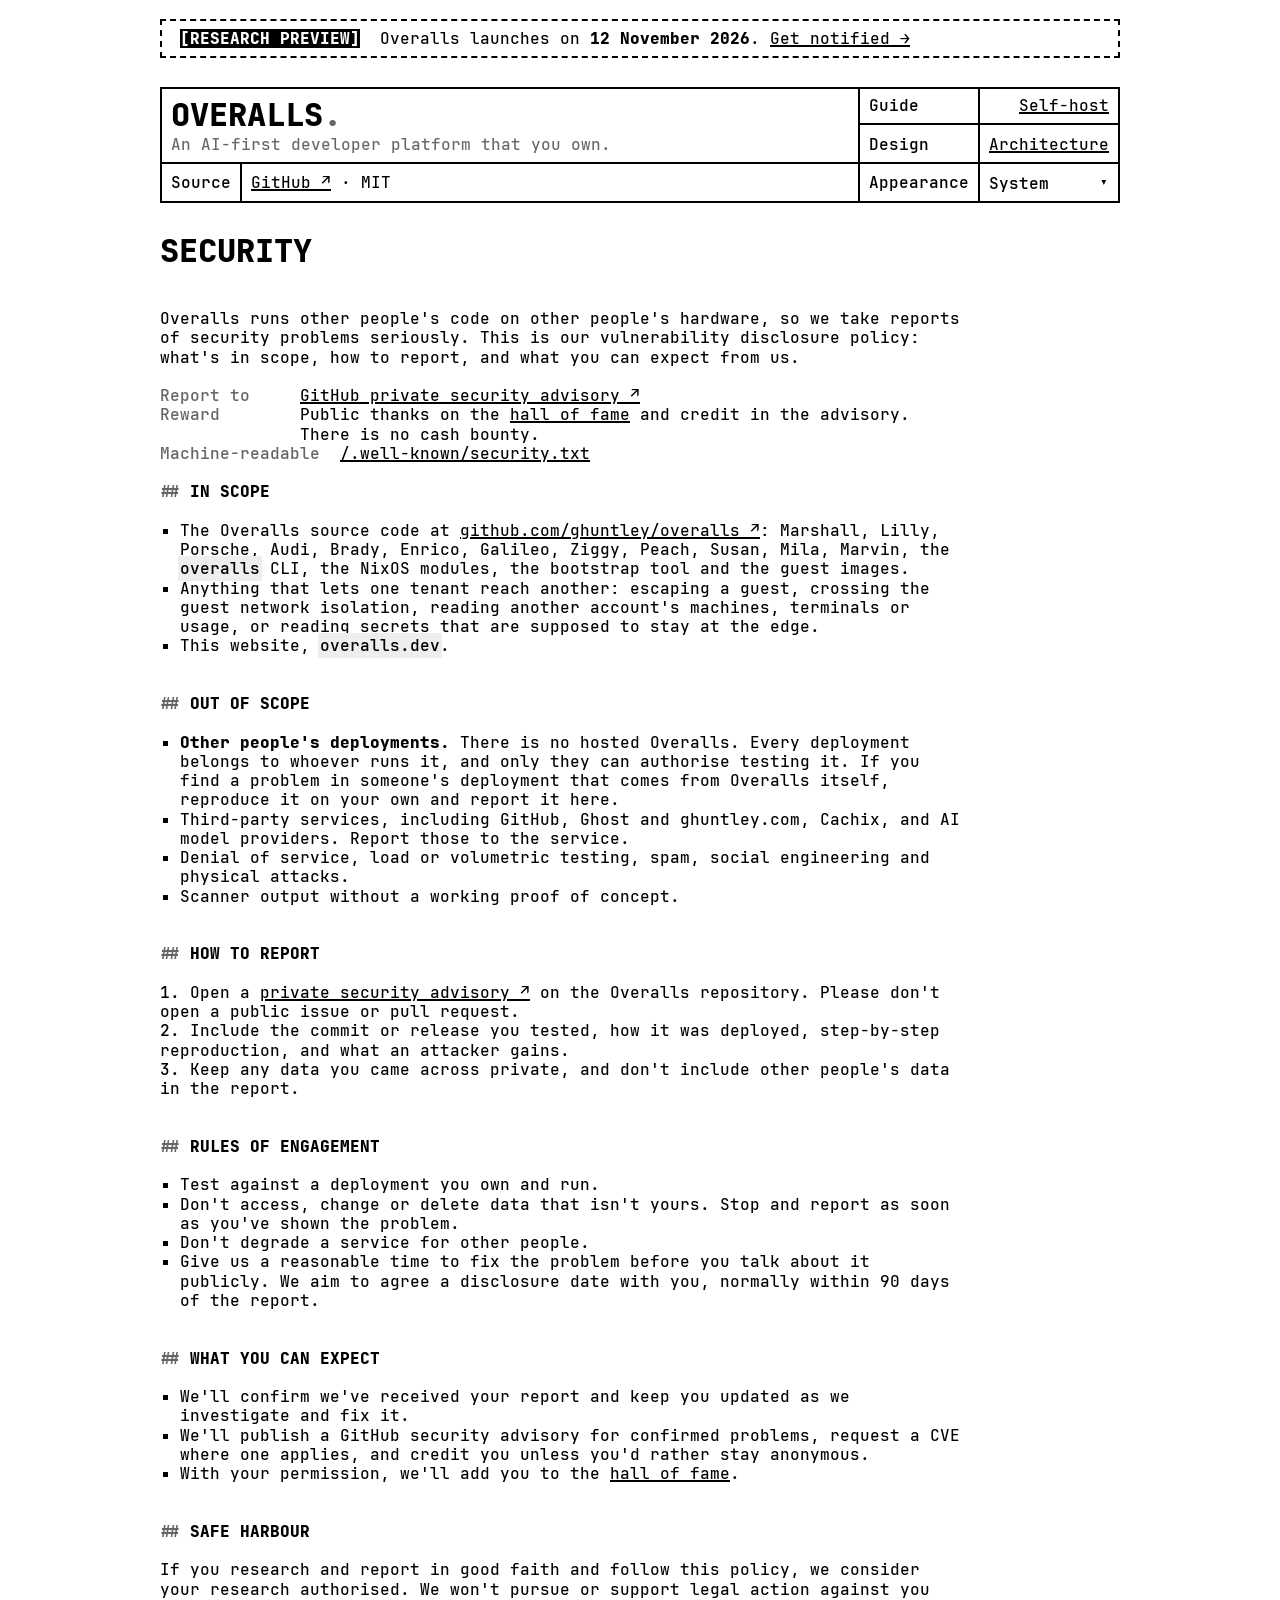
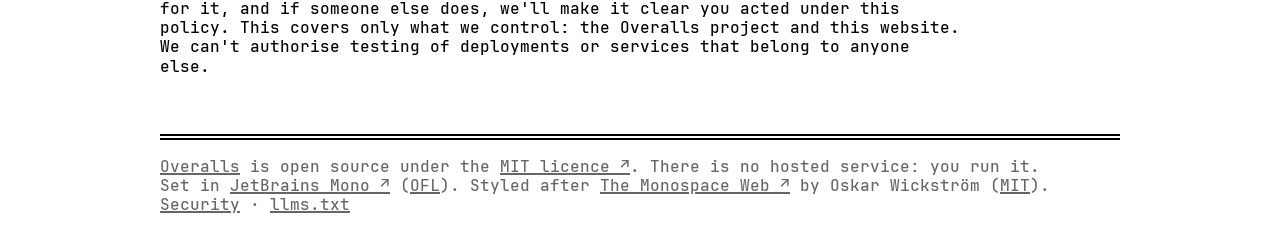
<file: security/index.html>
<!doctype html>
<html lang="en">
<head>
<meta charset="utf-8">
<meta name="viewport" content="width=device-width, initial-scale=1">
<title>Security · Overalls</title>
<meta name="description" content="The Overalls vulnerability disclosure policy: scope, how to report, and safe harbour.">
<meta name="author" content="Geoffrey Huntley">
<link rel="canonical" href="https://overalls.dev/security/">
<meta name="robots" content="index, follow">
<meta name="color-scheme" content="light dark">
<meta name="theme-color" content="#ffffff" media="(prefers-color-scheme: light)">
<meta name="theme-color" content="#000000" media="(prefers-color-scheme: dark)">
<meta property="og:site_name" content="Overalls">
<meta property="og:type" content="website">
<meta property="og:locale" content="en_US">
<meta property="og:title" content="Security · Overalls">
<meta property="og:description" content="The Overalls vulnerability disclosure policy: scope, how to report, and safe harbour.">
<meta property="og:url" content="https://overalls.dev/security/">
<meta property="og:image" content="https://overalls.dev/assets/og.png">
<meta property="og:image:type" content="image/png">
<meta property="og:image:width" content="1200">
<meta property="og:image:height" content="630">
<meta property="og:image:alt" content="Two kittens in one pair of overalls, drawn in box-drawing characters, beside the words Overalls: an AI-first developer platform that you own.">
<meta name="twitter:card" content="summary_large_image">
<meta name="twitter:title" content="Security · Overalls">
<meta name="twitter:description" content="The Overalls vulnerability disclosure policy: scope, how to report, and safe harbour.">
<meta name="twitter:image" content="https://overalls.dev/assets/og.png">
<meta name="twitter:image:alt" content="Two kittens in one pair of overalls, drawn in box-drawing characters, beside the words Overalls: an AI-first developer platform that you own.">
<link rel="icon" type="image/svg+xml" href="../favicon.svg">
<link rel="sitemap" type="application/xml" href="../sitemap.xml">
<link rel="preload" as="font" type="font/woff2" crossorigin href="../assets/fonts/jetbrains-mono-500.woff2">
<link rel="preload" as="font" type="font/woff2" crossorigin href="../assets/fonts/jetbrains-mono-600.woff2">
<link rel="preload" as="font" type="font/woff2" crossorigin href="../assets/fonts/jetbrains-mono-800.woff2">
<link rel="stylesheet" href="../assets/css/site.css">
<script src="../assets/js/site.js"></script>
</head>
<body>
<div class="public-page">
<a href="#main-content" class="skip-link">Skip to content</a>
<aside class="announcement" aria-label="Announcement">
<span class="status-label" data-tone="experimental">RESEARCH PREVIEW</span>
<p>Overalls launches on <time datetime="2026-11-12">12 November 2026</time>. <a href="../index.html#newsletter">Get notified →</a></p>
</aside>
<header class="public-header">
<table class="header">
<tr>
<td colspan="2" rowspan="2" class="width-auto">
<p class="title"><a href="../index.html" class="console-brand">Overalls<span class="brand-dot">.</span></a></p>
<p class="tagline">An AI-first developer platform that you own.</p>
</td>
<th class="width-min">Guide</th>
<td class="width-min"><a href="../self-host/index.html">Self-host</a></td>
</tr>
<tr>
<th class="width-min">Design</th>
<td class="width-min"><a href="../architecture.html">Architecture</a></td>
</tr>
<tr class="appearance-row">
<th class="width-min">Source</th>
<td class="width-auto"><a href="https://github.com/ghuntley/overalls">GitHub <span aria-hidden="true">↗</span></a> · MIT</td>
<th class="width-min">Appearance</th>
<td class="width-min"><label class="appearance-control select"><span class="sr-only">Appearance</span><select data-appearance aria-label="Appearance">
<option value="system">System</option>
<option value="light">Light</option>
<option value="dark">Dark</option>
</select></label></td>
</tr>
</table>
</header>
<main id="main-content">
<div class="prose">
<h1>Security</h1>
<p>Overalls runs other people's code on other people's hardware, so we take reports of security problems seriously. This is our vulnerability disclosure policy: what's in scope, how to report, and what you can expect from us.</p>
<dl class="kv">
<div><dt>Report to</dt><dd><a href="https://github.com/ghuntley/overalls/security/advisories/new">GitHub private security advisory <span aria-hidden="true">↗</span></a></dd></div>
<div><dt>Reward</dt><dd>Public thanks on the <a href="hall-of-fame/">hall of fame</a> and credit in the advisory. There is no cash bounty.</dd></div>
<div><dt>Machine-readable</dt><dd><a href="../.well-known/security.txt">/.well-known/security.txt</a></dd></div>
</dl>
</div>

<section aria-labelledby="scope">
<h2 id="scope">In scope</h2>
<div class="prose">
<ul>
<li>The Overalls source code at <a href="https://github.com/ghuntley/overalls">github.com/ghuntley/overalls <span aria-hidden="true">↗</span></a>: Marshall, Lilly, Porsche, Audi, Brady, Enrico, Galileo, Ziggy, Peach, Susan, Mila, Marvin, the <code>overalls</code> CLI, the NixOS modules, the bootstrap tool and the guest images.</li>
<li>Anything that lets one tenant reach another: escaping a guest, crossing the guest network isolation, reading another account's machines, terminals or usage, or reading secrets that are supposed to stay at the edge.</li>
<li>This website, <code>overalls.dev</code>.</li>
</ul>
</div>
</section>

<section aria-labelledby="out">
<h2 id="out">Out of scope</h2>
<div class="prose">
<ul>
<li><strong>Other people's deployments.</strong> There is no hosted Overalls. Every deployment belongs to whoever runs it, and only they can authorise testing it. If you find a problem in someone's deployment that comes from Overalls itself, reproduce it on your own and report it here.</li>
<li>Third-party services, including GitHub, Ghost and ghuntley.com, Cachix, and AI model providers. Report those to the service.</li>
<li>Denial of service, load or volumetric testing, spam, social engineering and physical attacks.</li>
<li>Scanner output without a working proof of concept.</li>
</ul>
</div>
</section>

<section aria-labelledby="how">
<h2 id="how">How to report</h2>
<div class="prose">
<ol>
<li>Open a <a href="https://github.com/ghuntley/overalls/security/advisories/new">private security advisory <span aria-hidden="true">↗</span></a> on the Overalls repository. Please don't open a public issue or pull request.</li>
<li>Include the commit or release you tested, how it was deployed, step-by-step reproduction, and what an attacker gains.</li>
<li>Keep any data you came across private, and don't include other people's data in the report.</li>
</ol>
</div>
</section>

<section aria-labelledby="rules">
<h2 id="rules">Rules of engagement</h2>
<div class="prose">
<ul>
<li>Test against a deployment you own and run.</li>
<li>Don't access, change or delete data that isn't yours. Stop and report as soon as you've shown the problem.</li>
<li>Don't degrade a service for other people.</li>
<li>Give us a reasonable time to fix the problem before you talk about it publicly. We aim to agree a disclosure date with you, normally within 90 days of the report.</li>
</ul>
</div>
</section>

<section aria-labelledby="commitments">
<h2 id="commitments">What you can expect</h2>
<div class="prose">
<ul>
<li>We'll confirm we've received your report and keep you updated as we investigate and fix it.</li>
<li>We'll publish a GitHub security advisory for confirmed problems, request a CVE where one applies, and credit you unless you'd rather stay anonymous.</li>
<li>With your permission, we'll add you to the <a href="hall-of-fame/">hall of fame</a>.</li>
</ul>
</div>
</section>

<section aria-labelledby="harbor">
<h2 id="harbor">Safe harbour</h2>
<div class="prose">
<p>If you research and report in good faith and follow this policy, we consider your research authorised. We won't pursue or support legal action against you for it, and if someone else does, we'll make it clear you acted under this policy. This covers only what we control: the Overalls project and this website. We can't authorise testing of deployments or services that belong to anyone else.</p>
</div>
</section>
</main>
<footer class="site-footer">
<p><a href="../index.html">Overalls</a> is open source under the <a href="https://github.com/ghuntley/overalls/blob/trunk/LICENSE">MIT licence <span aria-hidden="true">↗</span></a>. There is no hosted service: you run it.</p>
<p>Set in <a href="https://www.jetbrains.com/lp/mono/">JetBrains Mono <span aria-hidden="true">↗</span></a> (<a href="../assets/fonts/jetbrainsmono-OFL.txt">OFL</a>). Styled after <a href="https://owickstrom.github.io/the-monospace-web/">The Monospace Web <span aria-hidden="true">↗</span></a> by Oskar Wickström (<a href="../assets/monospace-web-LICENSE.md">MIT</a>). <a href="../security/">Security</a> · <a href="../llms.txt">llms.txt</a></p>
</footer>
</div>
<script data-collect-dnt="true" async src="https://api.ghuntley.com/latest.js"></script>
<noscript><img src="https://api.ghuntley.com/noscript.gif?collect-dnt=true" alt="" referrerpolicy="no-referrer-when-downgrade"/></noscript>
</body>
</html>
</file>
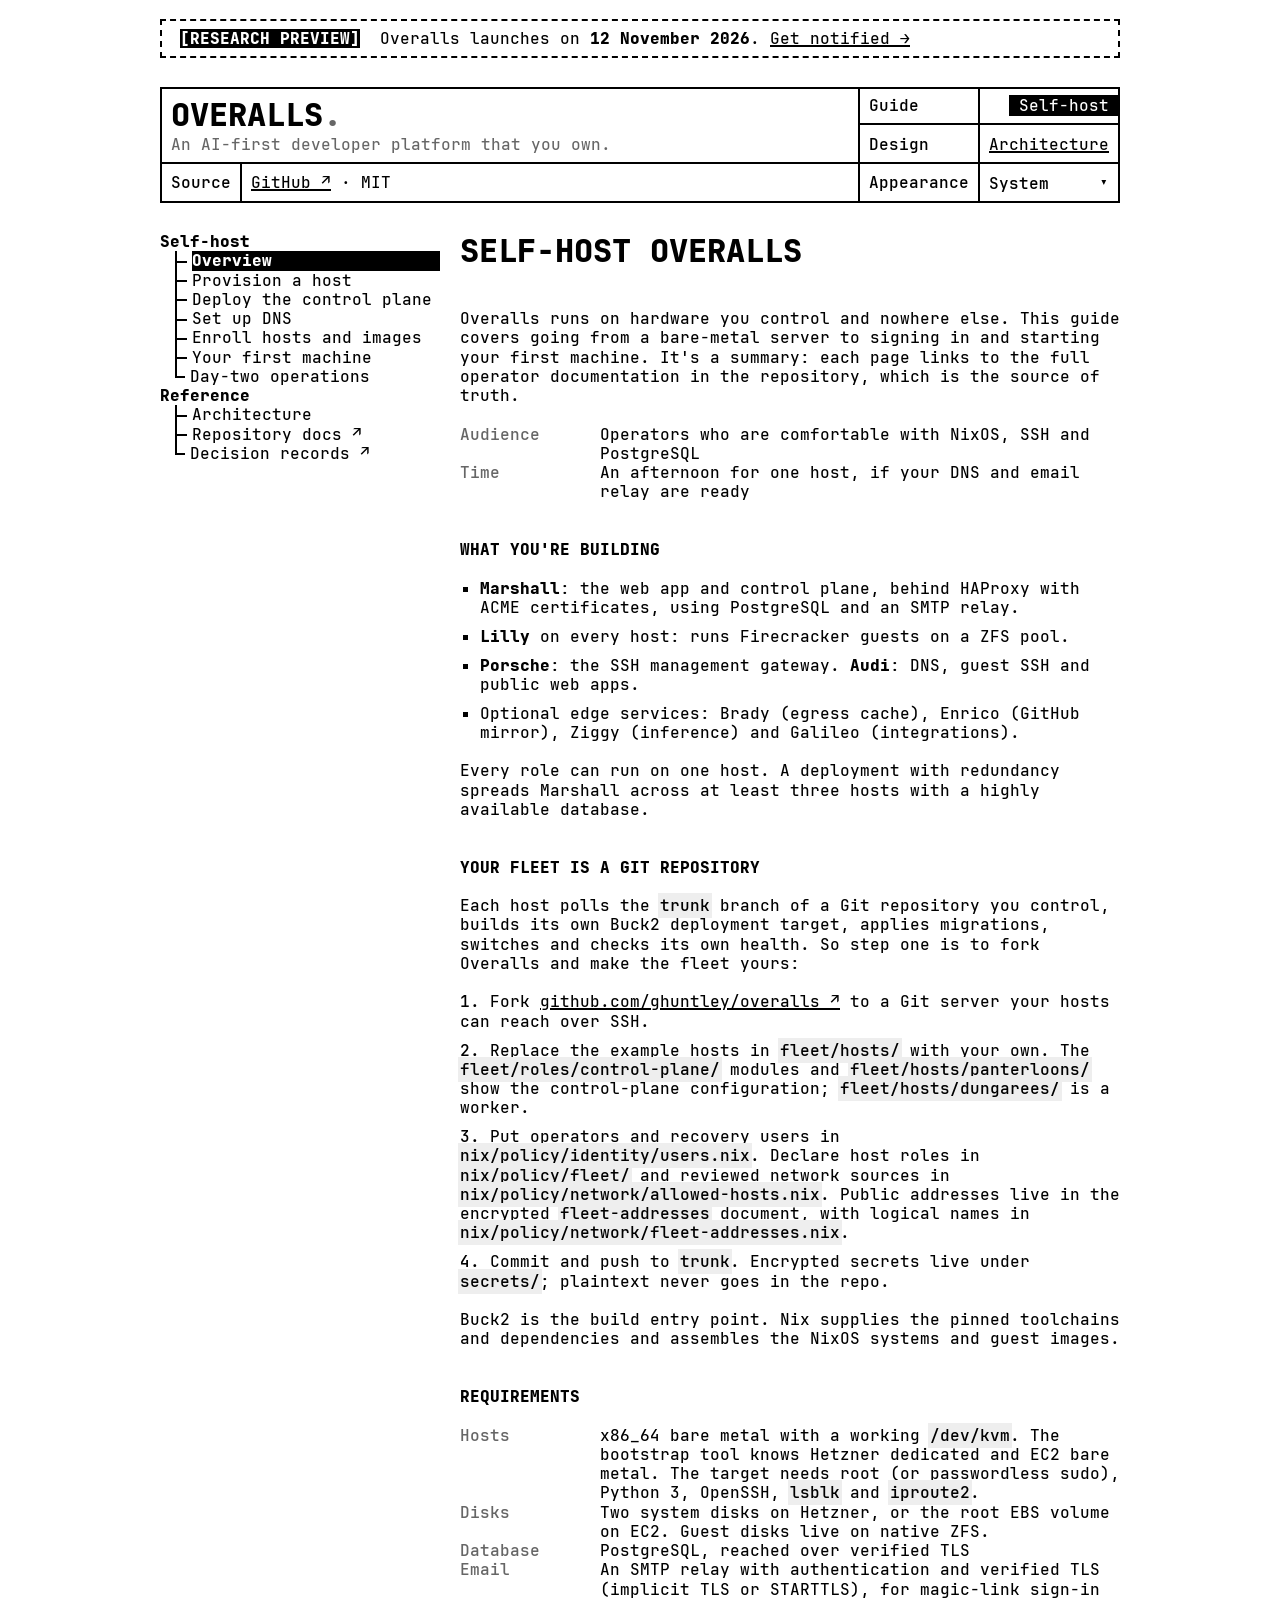
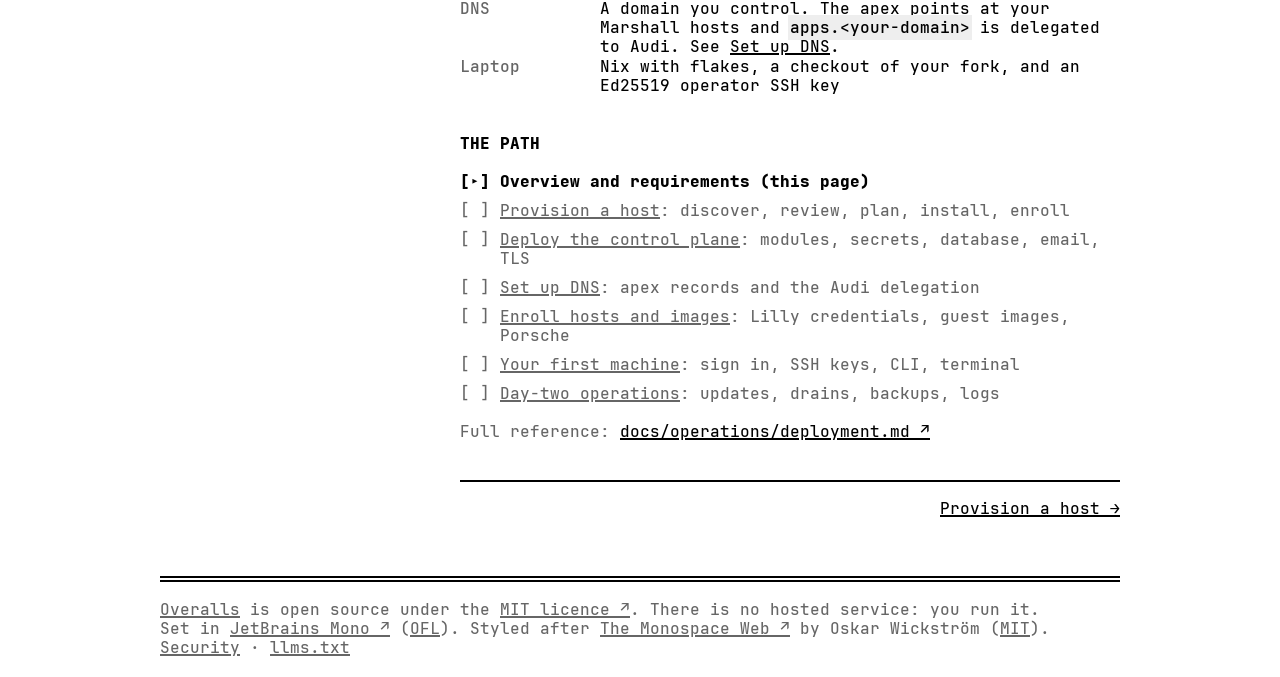
<file: self-host/index.html>
<!doctype html>
<html lang="en">
<head>
<meta charset="utf-8">
<meta name="viewport" content="width=device-width, initial-scale=1">
<title>Self-host · Overalls</title>
<meta name="description" content="How to run Overalls on your own bare-metal hardware.">
<meta name="author" content="Geoffrey Huntley">
<link rel="canonical" href="https://overalls.dev/self-host/">
<meta name="robots" content="index, follow">
<meta name="color-scheme" content="light dark">
<meta name="theme-color" content="#ffffff" media="(prefers-color-scheme: light)">
<meta name="theme-color" content="#000000" media="(prefers-color-scheme: dark)">
<meta property="og:site_name" content="Overalls">
<meta property="og:type" content="website">
<meta property="og:locale" content="en_US">
<meta property="og:title" content="Self-host · Overalls">
<meta property="og:description" content="How to run Overalls on your own bare-metal hardware.">
<meta property="og:url" content="https://overalls.dev/self-host/">
<meta property="og:image" content="https://overalls.dev/assets/og.png">
<meta property="og:image:type" content="image/png">
<meta property="og:image:width" content="1200">
<meta property="og:image:height" content="630">
<meta property="og:image:alt" content="Two kittens in one pair of overalls, drawn in box-drawing characters, beside the words Overalls: an AI-first developer platform that you own.">
<meta name="twitter:card" content="summary_large_image">
<meta name="twitter:title" content="Self-host · Overalls">
<meta name="twitter:description" content="How to run Overalls on your own bare-metal hardware.">
<meta name="twitter:image" content="https://overalls.dev/assets/og.png">
<meta name="twitter:image:alt" content="Two kittens in one pair of overalls, drawn in box-drawing characters, beside the words Overalls: an AI-first developer platform that you own.">
<link rel="icon" type="image/svg+xml" href="../favicon.svg">
<link rel="sitemap" type="application/xml" href="../sitemap.xml">
<link rel="preload" as="font" type="font/woff2" crossorigin href="../assets/fonts/jetbrains-mono-500.woff2">
<link rel="preload" as="font" type="font/woff2" crossorigin href="../assets/fonts/jetbrains-mono-600.woff2">
<link rel="preload" as="font" type="font/woff2" crossorigin href="../assets/fonts/jetbrains-mono-800.woff2">
<link rel="stylesheet" href="../assets/css/site.css">
<script src="../assets/js/site.js"></script>
</head>
<body>
<div class="public-page">
<a href="#main-content" class="skip-link">Skip to content</a>
<aside class="announcement" aria-label="Announcement">
<span class="status-label" data-tone="experimental">RESEARCH PREVIEW</span>
<p>Overalls launches on <time datetime="2026-11-12">12 November 2026</time>. <a href="../index.html#newsletter">Get notified →</a></p>
</aside>
<header class="public-header">
<table class="header">
<tr>
<td colspan="2" rowspan="2" class="width-auto">
<p class="title"><a href="../index.html" class="console-brand">Overalls<span class="brand-dot">.</span></a></p>
<p class="tagline">An AI-first developer platform that you own.</p>
</td>
<th class="width-min">Guide</th>
<td class="width-min"><a href="../self-host/index.html" aria-current="page">Self-host</a></td>
</tr>
<tr>
<th class="width-min">Design</th>
<td class="width-min"><a href="../architecture.html">Architecture</a></td>
</tr>
<tr class="appearance-row">
<th class="width-min">Source</th>
<td class="width-auto"><a href="https://github.com/ghuntley/overalls">GitHub <span aria-hidden="true">↗</span></a> · MIT</td>
<th class="width-min">Appearance</th>
<td class="width-min"><label class="appearance-control select"><span class="sr-only">Appearance</span><select data-appearance aria-label="Appearance">
<option value="system">System</option>
<option value="light">Light</option>
<option value="dark">Dark</option>
</select></label></td>
</tr>
</table>
</header>
<div class="docs-shell">
<aside class="docs-nav">
<nav aria-label="Self-hosting guide">
<ul class="tree">
<li><strong>Self-host</strong>
<ul>
<li><a href="index.html" aria-current="page">Overview</a></li>
<li><a href="provision.html">Provision a host</a></li>
<li><a href="deploy.html">Deploy the control plane</a></li>
<li><a href="dns.html">Set up DNS</a></li>
<li><a href="enroll.html">Enroll hosts and images</a></li>
<li><a href="first-machine.html">Your first machine</a></li>
<li><a href="operations.html">Day-two operations</a></li>
</ul>
</li>
<li><strong>Reference</strong>
<ul>
<li><a href="../architecture.html">Architecture</a></li>
<li><a href="https://github.com/ghuntley/overalls/tree/trunk/docs">Repository docs ↗</a></li>
<li><a href="https://github.com/ghuntley/overalls/tree/trunk/docs/architecture/decisions">Decision records ↗</a></li>
</ul>
</li>
</ul>
</nav>
</aside>
<main id="main-content" class="docs-content prose">
<h1>Self-host Overalls</h1>
<p>Overalls runs on hardware you control and nowhere else. This guide covers going from a bare-metal server to signing in and starting your first machine. It's a summary: each page links to the full operator documentation in the repository, which is the source of truth.</p>
<dl class="kv">
<div><dt>Audience</dt><dd>Operators who are comfortable with NixOS, SSH and PostgreSQL</dd></div>
<div><dt>Time</dt><dd>An afternoon for one host, if your DNS and email relay are ready</dd></div>
</dl>

<h2>What you're building</h2>
<ul>
<li><strong>Marshall</strong>: the web app and control plane, behind HAProxy with ACME certificates, using PostgreSQL and an SMTP relay.</li>
<li><strong>Lilly</strong> on every host: runs Firecracker guests on a ZFS pool.</li>
<li><strong>Porsche</strong>: the SSH management gateway. <strong>Audi</strong>: DNS, guest SSH and public web apps.</li>
<li>Optional edge services: Brady (egress cache), Enrico (GitHub mirror), Ziggy (inference) and Galileo (integrations).</li>
</ul>
<p>Every role can run on one host. A deployment with redundancy spreads Marshall across at least three hosts with a highly available database.</p>

<h2>Your fleet is a Git repository</h2>
<p>Each host polls the <code>trunk</code> branch of a Git repository you control, builds its own Buck2 deployment target, applies migrations, switches and checks its own health. So step one is to fork Overalls and make the fleet yours:</p>
<ol>
<li>Fork <a href="https://github.com/ghuntley/overalls">github.com/ghuntley/overalls <span aria-hidden="true">↗</span></a> to a Git server your hosts can reach over SSH.</li>
<li>Replace the example hosts in <code>fleet/hosts/</code> with your own. The <code>fleet/roles/control-plane/</code> modules and <code>fleet/hosts/panterloons/</code> show the control-plane configuration; <code>fleet/hosts/dungarees/</code> is a worker.</li>
<li>Put operators and recovery users in <code>nix/policy/identity/users.nix</code>. Declare host roles in <code>nix/policy/fleet/</code> and reviewed network sources in <code>nix/policy/network/allowed-hosts.nix</code>. Public addresses live in the encrypted <code>fleet-addresses</code> document, with logical names in <code>nix/policy/network/fleet-addresses.nix</code>.</li>
<li>Commit and push to <code>trunk</code>. Encrypted secrets live under <code>secrets/</code>; plaintext never goes in the repo.</li>
</ol>
<p>Buck2 is the build entry point. Nix supplies the pinned toolchains and dependencies and assembles the NixOS systems and guest images.</p>

<h2>Requirements</h2>
<dl class="kv">
<div><dt>Hosts</dt><dd>x86_64 bare metal with a working <code>/dev/kvm</code>. The bootstrap tool knows Hetzner dedicated and EC2 bare metal. The target needs root (or passwordless sudo), Python 3, OpenSSH, <code>lsblk</code> and <code>iproute2</code>.</dd></div>
<div><dt>Disks</dt><dd>Two system disks on Hetzner, or the root EBS volume on EC2. Guest disks live on native ZFS.</dd></div>
<div><dt>Database</dt><dd>PostgreSQL, reached over verified TLS</dd></div>
<div><dt>Email</dt><dd>An SMTP relay with authentication and verified TLS (implicit TLS or STARTTLS), for magic-link sign-in</dd></div>
<div><dt>DNS</dt><dd>A domain you control. The apex points at your Marshall hosts and <code>apps.&lt;your-domain&gt;</code> is delegated to Audi. See <a href="dns.html">Set up DNS</a>.</dd></div>
<div><dt>Laptop</dt><dd>Nix with flakes, a checkout of your fork, and an Ed25519 operator SSH key</dd></div>
</dl>


<h2>The path</h2>
<ol class="steps">
<li data-state="current"><span class="step-marker" aria-hidden="true"></span>Overview and requirements (this page)</li>
<li><span class="step-marker" aria-hidden="true"></span><a href="provision.html">Provision a host</a>: discover, review, plan, install, enroll</li>
<li><span class="step-marker" aria-hidden="true"></span><a href="deploy.html">Deploy the control plane</a>: modules, secrets, database, email, TLS</li>
<li><span class="step-marker" aria-hidden="true"></span><a href="dns.html">Set up DNS</a>: apex records and the Audi delegation</li>
<li><span class="step-marker" aria-hidden="true"></span><a href="enroll.html">Enroll hosts and images</a>: Lilly credentials, guest images, Porsche</li>
<li><span class="step-marker" aria-hidden="true"></span><a href="first-machine.html">Your first machine</a>: sign in, SSH keys, CLI, terminal</li>
<li><span class="step-marker" aria-hidden="true"></span><a href="operations.html">Day-two operations</a>: updates, drains, backups, logs</li>
</ol>
<p class="muted">Full reference: <a href="https://github.com/ghuntley/overalls/blob/trunk/docs/operations/deployment.md">docs/operations/deployment.md <span aria-hidden="true">↗</span></a></p>
<nav class="pager" aria-label="Guide pages"><span></span><a href="provision.html">Provision a host →</a></nav>
</main>
</div>
<footer class="site-footer">
<p><a href="../index.html">Overalls</a> is open source under the <a href="https://github.com/ghuntley/overalls/blob/trunk/LICENSE">MIT licence <span aria-hidden="true">↗</span></a>. There is no hosted service: you run it.</p>
<p>Set in <a href="https://www.jetbrains.com/lp/mono/">JetBrains Mono <span aria-hidden="true">↗</span></a> (<a href="../assets/fonts/jetbrainsmono-OFL.txt">OFL</a>). Styled after <a href="https://owickstrom.github.io/the-monospace-web/">The Monospace Web <span aria-hidden="true">↗</span></a> by Oskar Wickström (<a href="../assets/monospace-web-LICENSE.md">MIT</a>). <a href="../security/">Security</a> · <a href="../llms.txt">llms.txt</a></p>
</footer>
</div>
<script data-collect-dnt="true" async src="https://api.ghuntley.com/latest.js"></script>
<noscript><img src="https://api.ghuntley.com/noscript.gif?collect-dnt=true" alt="" referrerpolicy="no-referrer-when-downgrade"/></noscript>
</body>
</html>
</file>
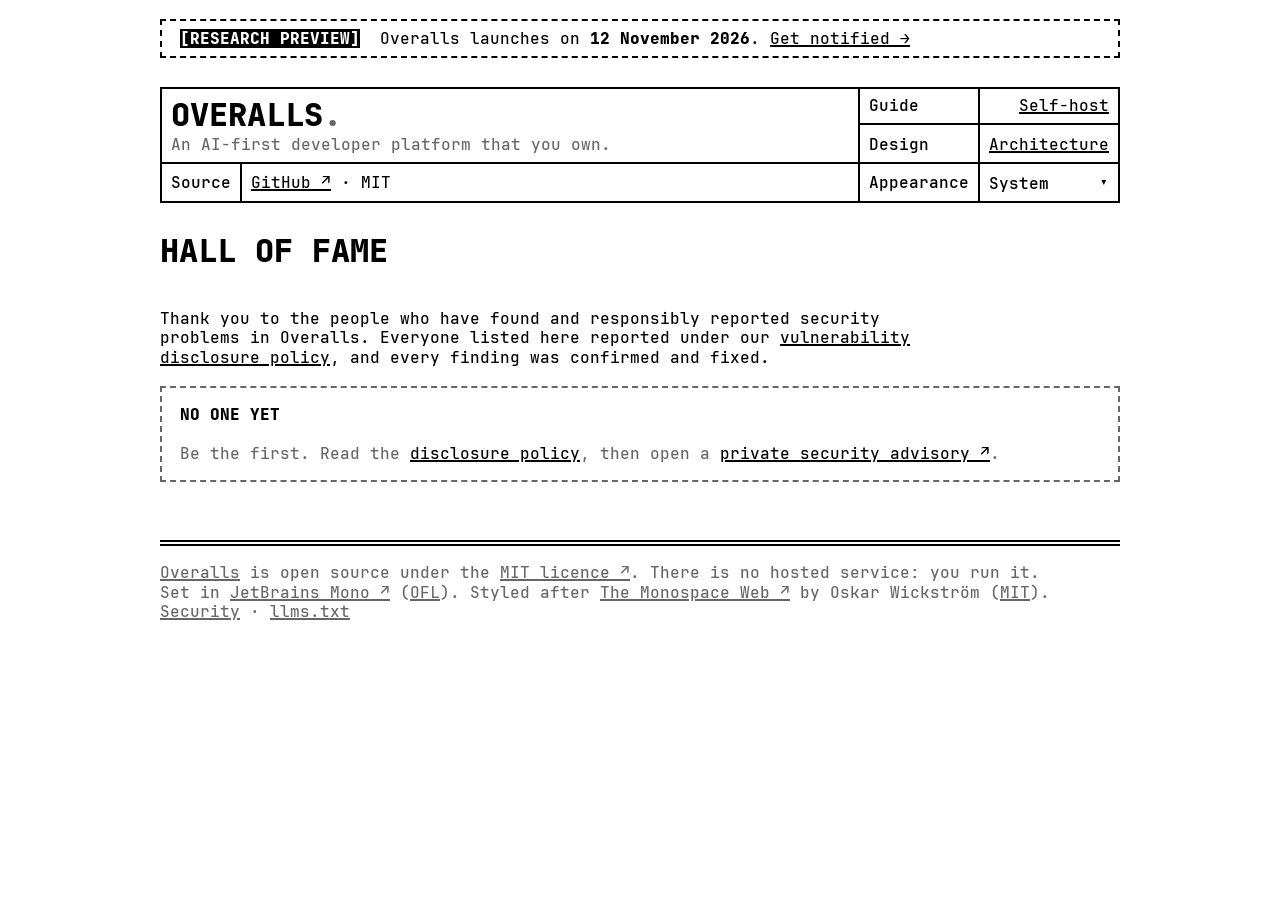
<file: security/hall-of-fame/index.html>
<!doctype html>
<html lang="en">
<head>
<meta charset="utf-8">
<meta name="viewport" content="width=device-width, initial-scale=1">
<title>Hall of fame · Overalls</title>
<meta name="description" content="Security researchers who have responsibly reported vulnerabilities in Overalls.">
<meta name="author" content="Geoffrey Huntley">
<link rel="canonical" href="https://overalls.dev/security/hall-of-fame/">
<meta name="robots" content="index, follow">
<meta name="color-scheme" content="light dark">
<meta name="theme-color" content="#ffffff" media="(prefers-color-scheme: light)">
<meta name="theme-color" content="#000000" media="(prefers-color-scheme: dark)">
<meta property="og:site_name" content="Overalls">
<meta property="og:type" content="website">
<meta property="og:locale" content="en_US">
<meta property="og:title" content="Hall of fame · Overalls">
<meta property="og:description" content="Security researchers who have responsibly reported vulnerabilities in Overalls.">
<meta property="og:url" content="https://overalls.dev/security/hall-of-fame/">
<meta property="og:image" content="https://overalls.dev/assets/og.png">
<meta property="og:image:type" content="image/png">
<meta property="og:image:width" content="1200">
<meta property="og:image:height" content="630">
<meta property="og:image:alt" content="Two kittens in one pair of overalls, drawn in box-drawing characters, beside the words Overalls: an AI-first developer platform that you own.">
<meta name="twitter:card" content="summary_large_image">
<meta name="twitter:title" content="Hall of fame · Overalls">
<meta name="twitter:description" content="Security researchers who have responsibly reported vulnerabilities in Overalls.">
<meta name="twitter:image" content="https://overalls.dev/assets/og.png">
<meta name="twitter:image:alt" content="Two kittens in one pair of overalls, drawn in box-drawing characters, beside the words Overalls: an AI-first developer platform that you own.">
<link rel="icon" type="image/svg+xml" href="../../favicon.svg">
<link rel="sitemap" type="application/xml" href="../../sitemap.xml">
<link rel="preload" as="font" type="font/woff2" crossorigin href="../../assets/fonts/jetbrains-mono-500.woff2">
<link rel="preload" as="font" type="font/woff2" crossorigin href="../../assets/fonts/jetbrains-mono-600.woff2">
<link rel="preload" as="font" type="font/woff2" crossorigin href="../../assets/fonts/jetbrains-mono-800.woff2">
<link rel="stylesheet" href="../../assets/css/site.css">
<script src="../../assets/js/site.js"></script>
</head>
<body>
<div class="public-page">
<a href="#main-content" class="skip-link">Skip to content</a>
<aside class="announcement" aria-label="Announcement">
<span class="status-label" data-tone="experimental">RESEARCH PREVIEW</span>
<p>Overalls launches on <time datetime="2026-11-12">12 November 2026</time>. <a href="../../index.html#newsletter">Get notified →</a></p>
</aside>
<header class="public-header">
<table class="header">
<tr>
<td colspan="2" rowspan="2" class="width-auto">
<p class="title"><a href="../../index.html" class="console-brand">Overalls<span class="brand-dot">.</span></a></p>
<p class="tagline">An AI-first developer platform that you own.</p>
</td>
<th class="width-min">Guide</th>
<td class="width-min"><a href="../../self-host/index.html">Self-host</a></td>
</tr>
<tr>
<th class="width-min">Design</th>
<td class="width-min"><a href="../../architecture.html">Architecture</a></td>
</tr>
<tr class="appearance-row">
<th class="width-min">Source</th>
<td class="width-auto"><a href="https://github.com/ghuntley/overalls">GitHub <span aria-hidden="true">↗</span></a> · MIT</td>
<th class="width-min">Appearance</th>
<td class="width-min"><label class="appearance-control select"><span class="sr-only">Appearance</span><select data-appearance aria-label="Appearance">
<option value="system">System</option>
<option value="light">Light</option>
<option value="dark">Dark</option>
</select></label></td>
</tr>
</table>
</header>
<main id="main-content">
<div class="prose">
<h1>Hall of fame</h1>
<p>Thank you to the people who have found and responsibly reported security problems in Overalls. Everyone listed here reported under our <a href="../">vulnerability disclosure policy</a>, and every finding was confirmed and fixed.</p>
</div>
<div class="empty-state">
<h2>No one yet</h2>
<p>Be the first. Read the <a href="../">disclosure policy</a>, then open a <a href="https://github.com/ghuntley/overalls/security/advisories/new">private security advisory <span aria-hidden="true">↗</span></a>.</p>
</div>
</main>
<footer class="site-footer">
<p><a href="../../index.html">Overalls</a> is open source under the <a href="https://github.com/ghuntley/overalls/blob/trunk/LICENSE">MIT licence <span aria-hidden="true">↗</span></a>. There is no hosted service: you run it.</p>
<p>Set in <a href="https://www.jetbrains.com/lp/mono/">JetBrains Mono <span aria-hidden="true">↗</span></a> (<a href="../../assets/fonts/jetbrainsmono-OFL.txt">OFL</a>). Styled after <a href="https://owickstrom.github.io/the-monospace-web/">The Monospace Web <span aria-hidden="true">↗</span></a> by Oskar Wickström (<a href="../../assets/monospace-web-LICENSE.md">MIT</a>). <a href="../../security/">Security</a> · <a href="../../llms.txt">llms.txt</a></p>
</footer>
</div>
<script data-collect-dnt="true" async src="https://api.ghuntley.com/latest.js"></script>
<noscript><img src="https://api.ghuntley.com/noscript.gif?collect-dnt=true" alt="" referrerpolicy="no-referrer-when-downgrade"/></noscript>
</body>
</html>
</file>
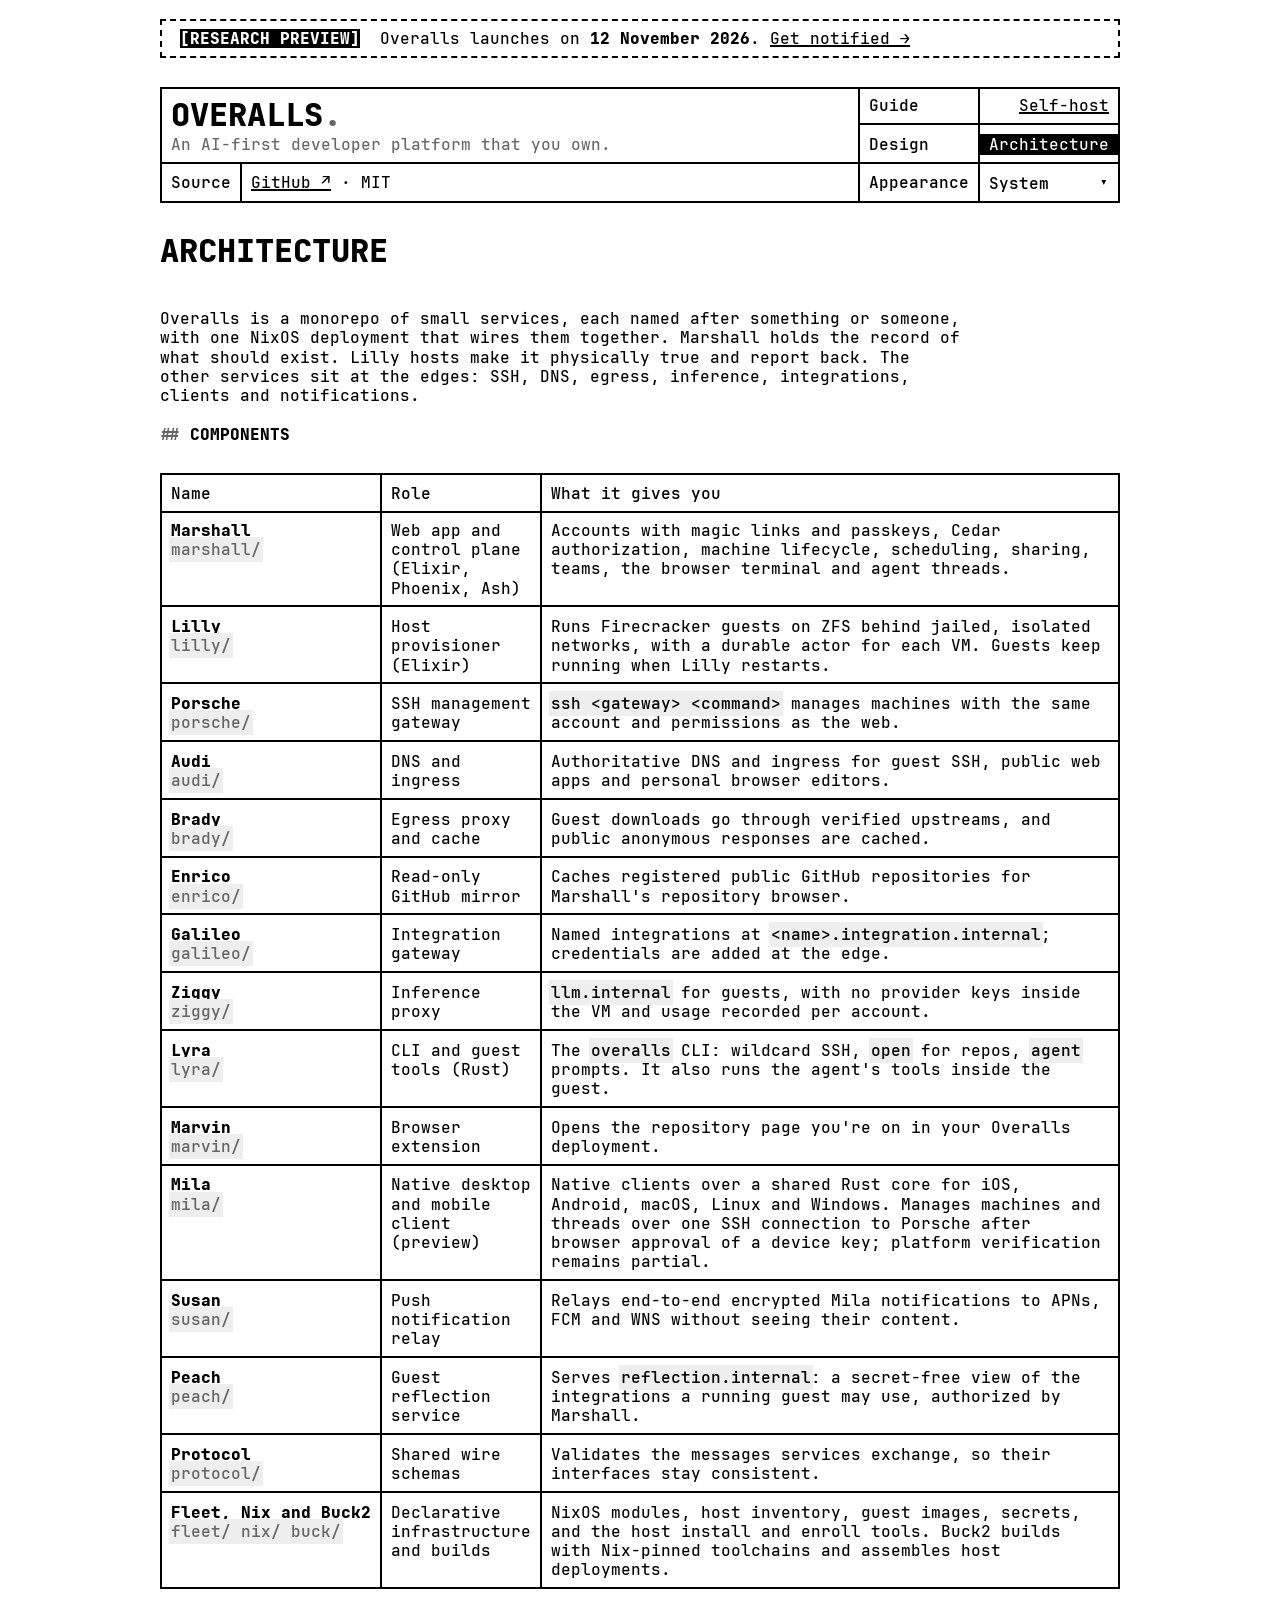
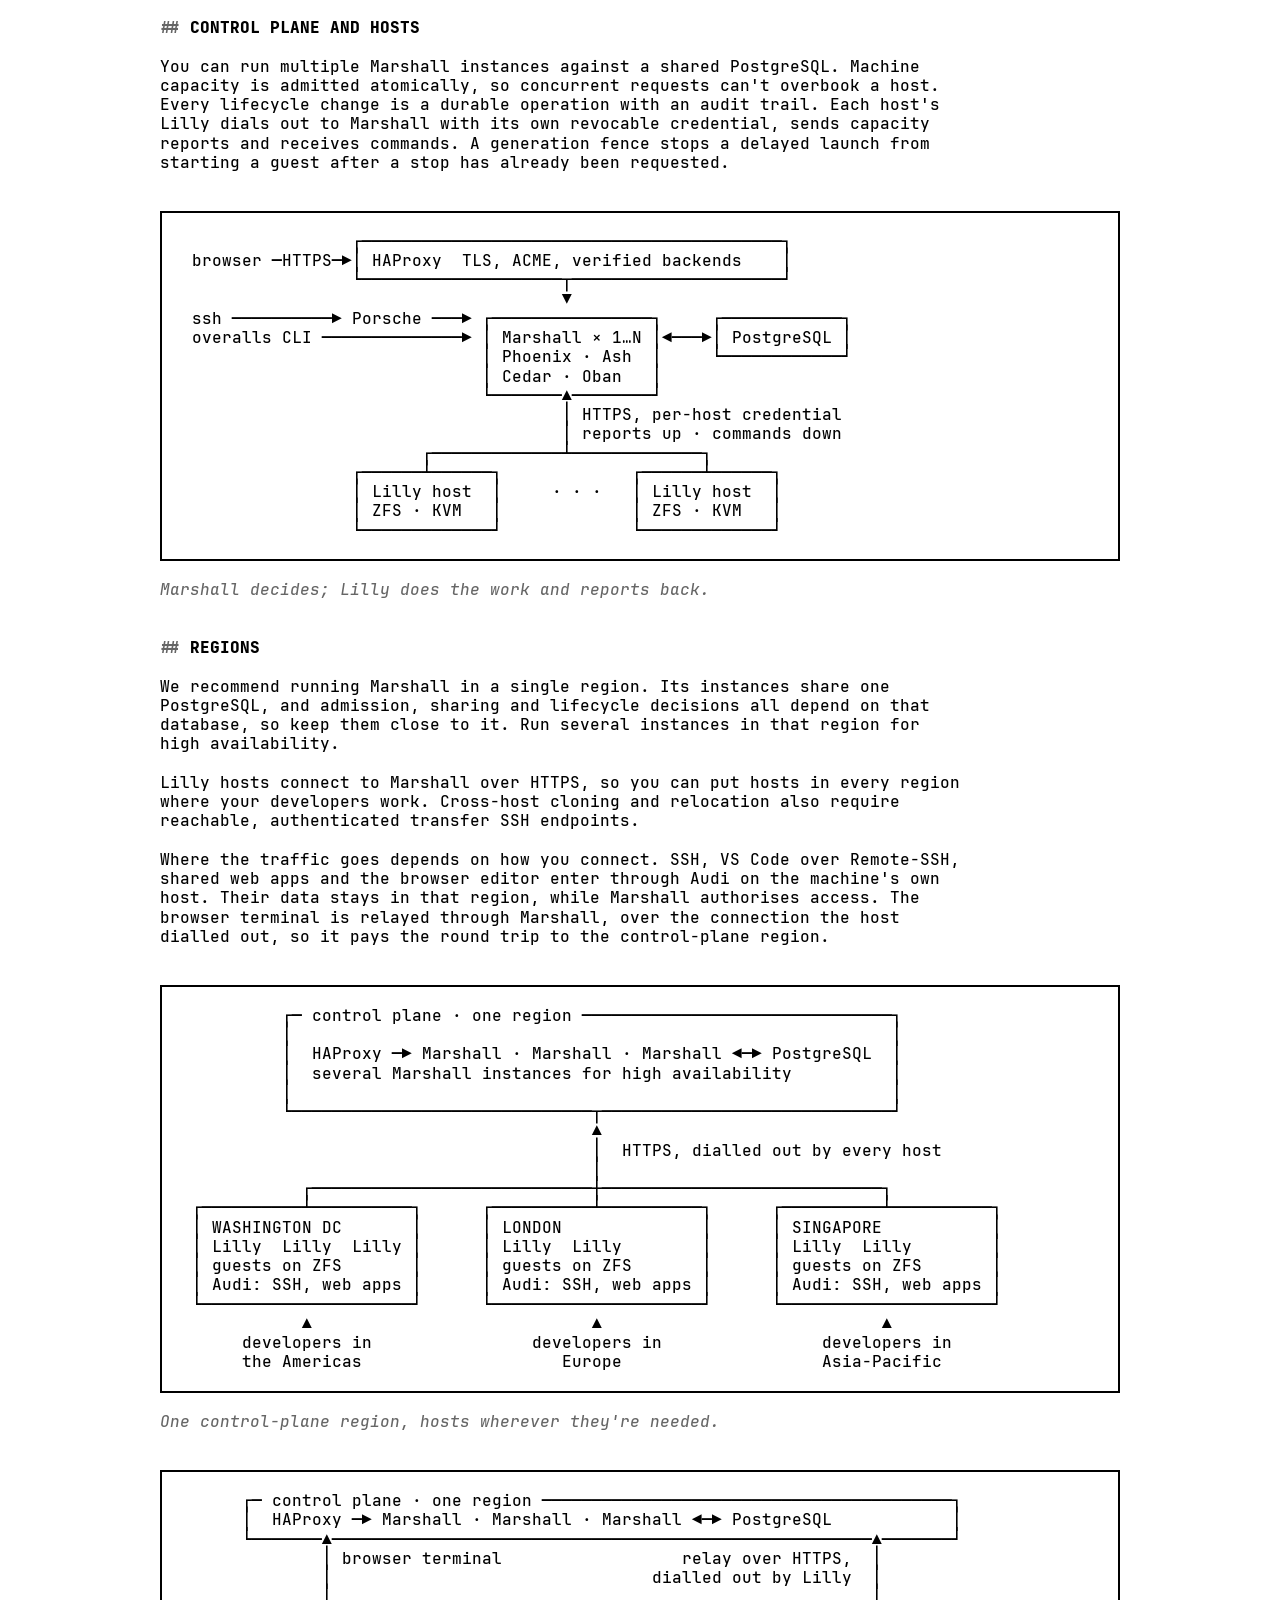
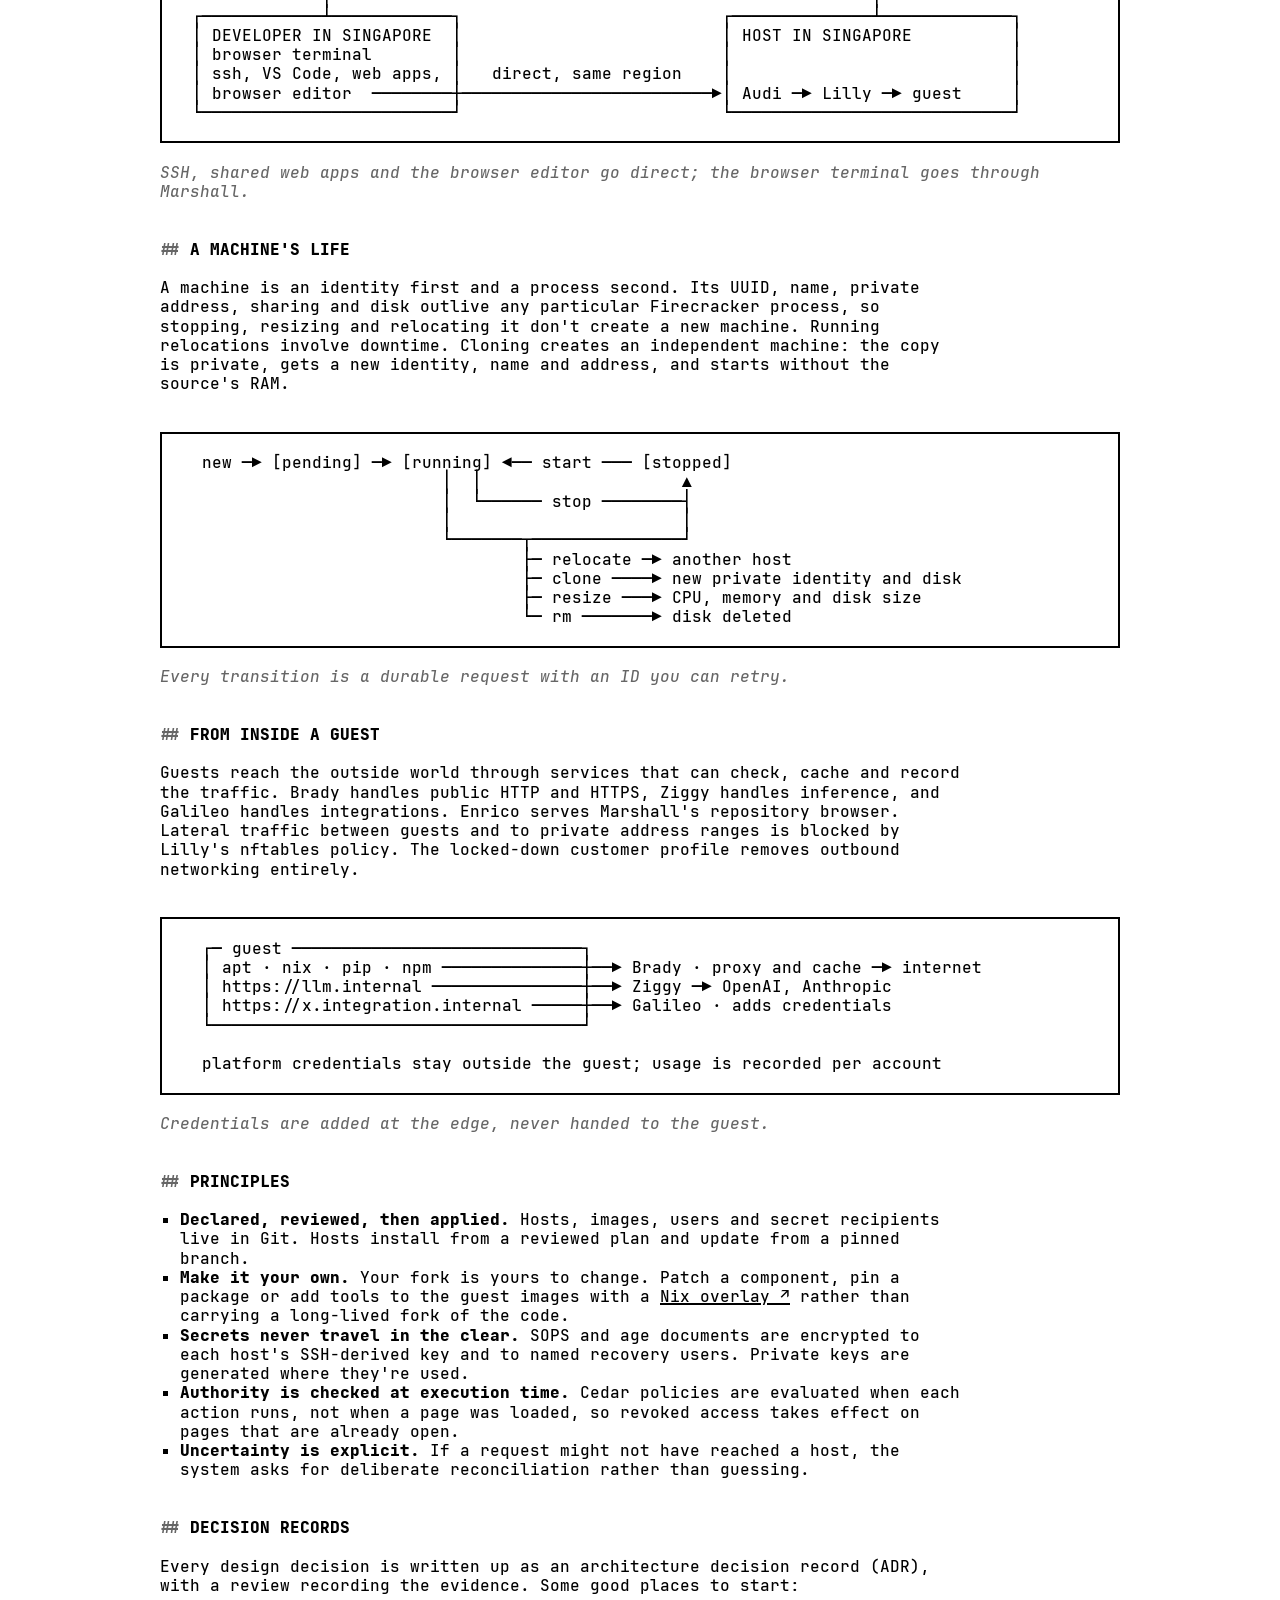
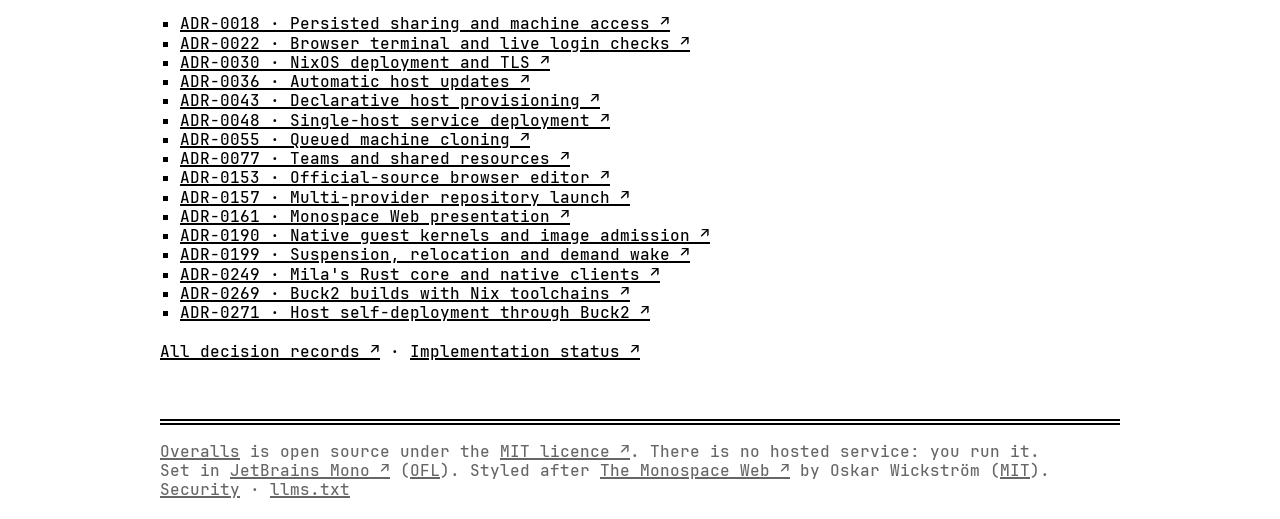
<file: architecture.html>
<!doctype html>
<html lang="en">
<head>
<meta charset="utf-8">
<meta name="viewport" content="width=device-width, initial-scale=1">
<title>Architecture · Overalls</title>
<meta name="description" content="How Overalls fits together: Marshall, Lilly, Porsche, Audi and the guest-edge services.">
<meta name="author" content="Geoffrey Huntley">
<link rel="canonical" href="https://overalls.dev/architecture.html">
<meta name="robots" content="index, follow">
<meta name="color-scheme" content="light dark">
<meta name="theme-color" content="#ffffff" media="(prefers-color-scheme: light)">
<meta name="theme-color" content="#000000" media="(prefers-color-scheme: dark)">
<meta property="og:site_name" content="Overalls">
<meta property="og:type" content="website">
<meta property="og:locale" content="en_US">
<meta property="og:title" content="Architecture · Overalls">
<meta property="og:description" content="How Overalls fits together: Marshall, Lilly, Porsche, Audi and the guest-edge services.">
<meta property="og:url" content="https://overalls.dev/architecture.html">
<meta property="og:image" content="https://overalls.dev/assets/og.png">
<meta property="og:image:type" content="image/png">
<meta property="og:image:width" content="1200">
<meta property="og:image:height" content="630">
<meta property="og:image:alt" content="Two kittens in one pair of overalls, drawn in box-drawing characters, beside the words Overalls: an AI-first developer platform that you own.">
<meta name="twitter:card" content="summary_large_image">
<meta name="twitter:title" content="Architecture · Overalls">
<meta name="twitter:description" content="How Overalls fits together: Marshall, Lilly, Porsche, Audi and the guest-edge services.">
<meta name="twitter:image" content="https://overalls.dev/assets/og.png">
<meta name="twitter:image:alt" content="Two kittens in one pair of overalls, drawn in box-drawing characters, beside the words Overalls: an AI-first developer platform that you own.">
<link rel="icon" type="image/svg+xml" href="favicon.svg">
<link rel="sitemap" type="application/xml" href="sitemap.xml">
<link rel="preload" as="font" type="font/woff2" crossorigin href="assets/fonts/jetbrains-mono-500.woff2">
<link rel="preload" as="font" type="font/woff2" crossorigin href="assets/fonts/jetbrains-mono-600.woff2">
<link rel="preload" as="font" type="font/woff2" crossorigin href="assets/fonts/jetbrains-mono-800.woff2">
<link rel="stylesheet" href="assets/css/site.css">
<script src="assets/js/site.js"></script>
</head>
<body>
<div class="public-page">
<a href="#main-content" class="skip-link">Skip to content</a>
<aside class="announcement" aria-label="Announcement">
<span class="status-label" data-tone="experimental">RESEARCH PREVIEW</span>
<p>Overalls launches on <time datetime="2026-11-12">12 November 2026</time>. <a href="index.html#newsletter">Get notified →</a></p>
</aside>
<header class="public-header">
<table class="header">
<tr>
<td colspan="2" rowspan="2" class="width-auto">
<p class="title"><a href="index.html" class="console-brand">Overalls<span class="brand-dot">.</span></a></p>
<p class="tagline">An AI-first developer platform that you own.</p>
</td>
<th class="width-min">Guide</th>
<td class="width-min"><a href="self-host/index.html">Self-host</a></td>
</tr>
<tr>
<th class="width-min">Design</th>
<td class="width-min"><a href="architecture.html" aria-current="page">Architecture</a></td>
</tr>
<tr class="appearance-row">
<th class="width-min">Source</th>
<td class="width-auto"><a href="https://github.com/ghuntley/overalls">GitHub <span aria-hidden="true">↗</span></a> · MIT</td>
<th class="width-min">Appearance</th>
<td class="width-min"><label class="appearance-control select"><span class="sr-only">Appearance</span><select data-appearance aria-label="Appearance">
<option value="system">System</option>
<option value="light">Light</option>
<option value="dark">Dark</option>
</select></label></td>
</tr>
</table>
</header>
<main id="main-content">
<div class="prose">
<h1>Architecture</h1>
<p>Overalls is a monorepo of small services, each named after something or someone, with one NixOS deployment that wires them together. Marshall holds the record of what should exist. Lilly hosts make it physically true and report back. The other services sit at the edges: SSH, DNS, egress, inference, integrations, clients and notifications.</p>
</div>

<section aria-labelledby="components">
<h2 id="components">Components</h2>
<table class="table-stack">
<thead><tr><th>Name</th><th>Role</th><th>What it gives you</th></tr></thead>
<tbody>
<tr><td class="width-min" data-label="Name:"><strong>Marshall</strong><br><code class="muted">marshall/</code></td><td data-label="Role:">Web app and control plane (Elixir, Phoenix, Ash)</td><td class="width-auto" data-label="Gives you:">Accounts with magic links and passkeys, Cedar authorization, machine lifecycle, scheduling, sharing, teams, the browser terminal and agent threads.</td></tr>
<tr><td class="width-min" data-label="Name:"><strong>Lilly</strong><br><code class="muted">lilly/</code></td><td data-label="Role:">Host provisioner (Elixir)</td><td class="width-auto" data-label="Gives you:">Runs Firecracker guests on ZFS behind jailed, isolated networks, with a durable actor for each VM. Guests keep running when Lilly restarts.</td></tr>
<tr><td class="width-min" data-label="Name:"><strong>Porsche</strong><br><code class="muted">porsche/</code></td><td data-label="Role:">SSH management gateway</td><td class="width-auto" data-label="Gives you:"><code>ssh &lt;gateway&gt; &lt;command&gt;</code> manages machines with the same account and permissions as the web.</td></tr>
<tr><td class="width-min" data-label="Name:"><strong>Audi</strong><br><code class="muted">audi/</code></td><td data-label="Role:">DNS and ingress</td><td class="width-auto" data-label="Gives you:">Authoritative DNS and ingress for guest SSH, public web apps and personal browser editors.</td></tr>
<tr><td class="width-min" data-label="Name:"><strong>Brady</strong><br><code class="muted">brady/</code></td><td data-label="Role:">Egress proxy and cache</td><td class="width-auto" data-label="Gives you:">Guest downloads go through verified upstreams, and public anonymous responses are cached.</td></tr>
<tr><td class="width-min" data-label="Name:"><strong>Enrico</strong><br><code class="muted">enrico/</code></td><td data-label="Role:">Read-only GitHub mirror</td><td class="width-auto" data-label="Gives you:">Caches registered public GitHub repositories for Marshall's repository browser.</td></tr>
<tr><td class="width-min" data-label="Name:"><strong>Galileo</strong><br><code class="muted">galileo/</code></td><td data-label="Role:">Integration gateway</td><td class="width-auto" data-label="Gives you:">Named integrations at <code>&lt;name&gt;.integration.internal</code>; credentials are added at the edge.</td></tr>
<tr><td class="width-min" data-label="Name:"><strong>Ziggy</strong><br><code class="muted">ziggy/</code></td><td data-label="Role:">Inference proxy</td><td class="width-auto" data-label="Gives you:"><code>llm.internal</code> for guests, with no provider keys inside the VM and usage recorded per account.</td></tr>
<tr><td class="width-min" data-label="Name:"><strong>Lyra</strong><br><code class="muted">lyra/</code></td><td data-label="Role:">CLI and guest tools (Rust)</td><td class="width-auto" data-label="Gives you:">The <code>overalls</code> CLI: wildcard SSH, <code>open</code> for repos, <code>agent</code> prompts. It also runs the agent's tools inside the guest.</td></tr>
<tr><td class="width-min" data-label="Name:"><strong>Marvin</strong><br><code class="muted">marvin/</code></td><td data-label="Role:">Browser extension</td><td class="width-auto" data-label="Gives you:">Opens the repository page you're on in your Overalls deployment.</td></tr>
<tr><td class="width-min" data-label="Name:"><strong>Mila</strong><br><code class="muted">mila/</code></td><td data-label="Role:">Native desktop and mobile client (preview)</td><td class="width-auto" data-label="Gives you:">Native clients over a shared Rust core for iOS, Android, macOS, Linux and Windows. Manages machines and threads over one SSH connection to Porsche after browser approval of a device key; platform verification remains partial.</td></tr>
<tr><td class="width-min" data-label="Name:"><strong>Susan</strong><br><code class="muted">susan/</code></td><td data-label="Role:">Push notification relay</td><td class="width-auto" data-label="Gives you:">Relays end-to-end encrypted Mila notifications to APNs, FCM and WNS without seeing their content.</td></tr>
<tr><td class="width-min" data-label="Name:"><strong>Peach</strong><br><code class="muted">peach/</code></td><td data-label="Role:">Guest reflection service</td><td class="width-auto" data-label="Gives you:">Serves <code>reflection.internal</code>: a secret-free view of the integrations a running guest may use, authorized by Marshall.</td></tr>
<tr><td class="width-min" data-label="Name:"><strong>Protocol</strong><br><code class="muted">protocol/</code></td><td data-label="Role:">Shared wire schemas</td><td class="width-auto" data-label="Gives you:">Validates the messages services exchange, so their interfaces stay consistent.</td></tr>
<tr><td class="width-min" data-label="Name:"><strong>Fleet, Nix and Buck2</strong><br><code class="muted">fleet/ nix/ buck/</code></td><td data-label="Role:">Declarative infrastructure and builds</td><td class="width-auto" data-label="Gives you:">NixOS modules, host inventory, guest images, secrets, and the host install and enroll tools. Buck2 builds with Nix-pinned toolchains and assembles host deployments.</td></tr>
</tbody>
</table>
</section>

<section aria-labelledby="planes">
<h2 id="planes">Control plane and hosts</h2>
<div class="prose">
<p>You can run multiple Marshall instances against a shared PostgreSQL. Machine capacity is admitted atomically, so concurrent requests can't overbook a host. Every lifecycle change is a durable operation with an audit trail. Each host's Lilly dials out to Marshall with its own revocable credential, sends capacity reports and receives commands. A generation fence stops a delayed launch from starting a guest after a stop has already been requested.</p>
</div>
<figure class="diagram">
<pre role="img" aria-label="Browsers go through HAProxy to one or more Marshall instances. SSH and the CLI go through Porsche. Marshall uses PostgreSQL. Several Lilly hosts each connect to Marshall over HTTPS to send reports and receive commands.">                 ┌──────────────────────────────────────────┐
 browser ─HTTPS─▶│ HAProxy  TLS, ACME, verified backends    │
                 └────────────────────┬─────────────────────┘
                                      ▼
 ssh ──────────▶ Porsche ───▶ ┌────────────────┐     ┌────────────┐
 overalls CLI ──────────────▶ │ Marshall × 1…N │◀───▶│ PostgreSQL │
                              │ Phoenix · Ash  │     └────────────┘
                              │ Cedar · Oban   │
                              └───────▲────────┘
                                      │ HTTPS, per-host credential
                                      │ reports up · commands down
                        ┌─────────────┴─────────────┐
                 ┌──────┴──────┐             ┌──────┴──────┐
                 │ Lilly host  │     · · ·   │ Lilly host  │
                 │ ZFS · KVM   │             │ ZFS · KVM   │
                 └─────────────┘             └─────────────┘</pre>
<figcaption>Marshall decides; Lilly does the work and reports back.</figcaption>
</figure>
</section>

<section aria-labelledby="arch-regions">
<h2 id="arch-regions">Regions</h2>
<div class="prose">
<p>We recommend running Marshall in a single region. Its instances share one PostgreSQL, and admission, sharing and lifecycle decisions all depend on that database, so keep them close to it. Run several instances in that region for high availability.</p>
<p>Lilly hosts connect to Marshall over HTTPS, so you can put hosts in every region where your developers work. Cross-host cloning and relocation also require reachable, authenticated transfer SSH endpoints.</p>
<p>Where the traffic goes depends on how you connect. SSH, VS Code over Remote-SSH, shared web apps and the browser editor enter through Audi on the machine's own host. Their data stays in that region, while Marshall authorises access. The browser terminal is relayed through Marshall, over the connection the host dialled out, so it pays the round trip to the control-plane region.</p>
</div>
<figure class="diagram">
<pre role="img" aria-label="The control plane runs in one region: HAProxy in front of several Marshall instances and one PostgreSQL. Lilly hosts in Washington DC, London and Singapore each dial out to it over HTTPS. Each region's hosts run guests on ZFS and Audi for SSH and web apps, serving developers in the Americas, Europe and Asia-Pacific.">          ┌─ control plane · one region ───────────────────────────────┐
          │                                                            │
          │  HAProxy ─▶ Marshall · Marshall · Marshall ◀─▶ PostgreSQL  │
          │  several Marshall instances for high availability          │
          │                                                            │
          └──────────────────────────────┬─────────────────────────────┘
                                         ▲
                                         │  HTTPS, dialled out by every host
                                         │
            ┌────────────────────────────┼────────────────────────────┐
 ┌──────────┴──────────┐      ┌──────────┴──────────┐      ┌──────────┴──────────┐
 │ WASHINGTON DC       │      │ LONDON              │      │ SINGAPORE           │
 │ Lilly  Lilly  Lilly │      │ Lilly  Lilly        │      │ Lilly  Lilly        │
 │ guests on ZFS       │      │ guests on ZFS       │      │ guests on ZFS       │
 │ Audi: SSH, web apps │      │ Audi: SSH, web apps │      │ Audi: SSH, web apps │
 └─────────────────────┘      └─────────────────────┘      └─────────────────────┘
            ▲                            ▲                            ▲
      developers in                developers in                developers in
      the Americas                    Europe                    Asia-Pacific</pre>
<figcaption>One control-plane region, hosts wherever they're needed.</figcaption>
</figure>
<figure class="diagram">
<pre role="img" aria-label="A developer in Singapore uses a machine on a host in Singapore. The browser terminal goes up to the control plane, which relays to the host over a connection Lilly dialled out. SSH, VS Code, shared web apps and the browser editor connect directly to Audi on the Singapore host.">      ┌─ control plane · one region ─────────────────────────────────────────┐
      │  HAProxy ─▶ Marshall · Marshall · Marshall ◀─▶ PostgreSQL            │
      └───────▲──────────────────────────────────────────────────────▲───────┘
              │ browser terminal                  relay over HTTPS,  │
              │                                dialled out by Lilly  │
              │                                                      │
 ┌────────────┴────────────┐                          ┌──────────────┴─────────────┐
 │ DEVELOPER IN SINGAPORE  │                          │ HOST IN SINGAPORE          │
 │ browser terminal        │                          │                            │
 │ ssh, VS Code, web apps, │   direct, same region    │                            │
 │ browser editor  ────────┼─────────────────────────▶│ Audi ─▶ Lilly ─▶ guest     │
 └─────────────────────────┘                          └────────────────────────────┘</pre>
<figcaption>SSH, shared web apps and the browser editor go direct; the browser terminal goes through Marshall.</figcaption>
</figure>
</section>

<section aria-labelledby="lifecycle">
<h2 id="lifecycle">A machine's life</h2>
<div class="prose">
<p>A machine is an identity first and a process second. Its UUID, name, private address, sharing and disk outlive any particular Firecracker process, so stopping, resizing and relocating it don't create a new machine. Running relocations involve downtime. Cloning creates an independent machine: the copy is private, gets a new identity, name and address, and starts without the source's RAM.</p>
</div>
<figure class="diagram">
<pre role="img" aria-label="A new machine goes from pending to running. Machines can be stopped, started, resized, relocated to another host, cloned into an independent private machine, or deleted. Running relocations involve downtime.">  new ─▶ [pending] ─▶ [running] ◀── start ─── [stopped]
                          │  │                    ▲
                          │  └────── stop ────────┤
                          │                       │
                          └───────┬───────────────┘
                                  ├─ relocate ─▶ another host
                                  ├─ clone ────▶ new private identity and disk
                                  ├─ resize ───▶ CPU, memory and disk size
                                  └─ rm ───────▶ disk deleted</pre>
<figcaption>Every transition is a durable request with an ID you can retry.</figcaption>
</figure>
</section>

<section aria-labelledby="guest">
<h2 id="guest">From inside a guest</h2>
<div class="prose">
<p>Guests reach the outside world through services that can check, cache and record the traffic. Brady handles public HTTP and HTTPS, Ziggy handles inference, and Galileo handles integrations. Enrico serves Marshall's repository browser. Lateral traffic between guests and to private address ranges is blocked by Lilly's nftables policy. The locked-down customer profile removes outbound networking entirely.</p>
</div>
<figure class="diagram">
<pre role="img" aria-label="Public HTTP and HTTPS downloads from a guest go through Brady, inference calls through Ziggy, and integration calls through Galileo, which adds credentials so the guest never sees them.">  ┌─ guest ─────────────────────────────┐
  │ apt · nix · pip · npm ──────────────┼──▶ Brady · proxy and cache ─▶ internet
  │ https://llm.internal ───────────────┼──▶ Ziggy ─▶ OpenAI, Anthropic
  │ https://x.integration.internal ─────┼──▶ Galileo · adds credentials
  └─────────────────────────────────────┘

  platform credentials stay outside the guest; usage is recorded per account</pre>
<figcaption>Credentials are added at the edge, never handed to the guest.</figcaption>
</figure>
</section>

<section aria-labelledby="principles">
<h2 id="principles">Principles</h2>
<div class="prose">
<ul>
<li><strong>Declared, reviewed, then applied.</strong> Hosts, images, users and secret recipients live in Git. Hosts install from a reviewed plan and update from a pinned branch.</li>
<li><strong>Make it your own.</strong> Your fork is yours to change. Patch a component, pin a package or add tools to the guest images with a <a href="https://ghuntley.com/nix/?utm_source=ghuntley&amp;utm_medium=referral&amp;utm_campaign=overalls">Nix overlay <span aria-hidden="true">↗</span></a> rather than carrying a long-lived fork of the code.</li>
<li><strong>Secrets never travel in the clear.</strong> SOPS and age documents are encrypted to each host's SSH-derived key and to named recovery users. Private keys are generated where they're used.</li>
<li><strong>Authority is checked at execution time.</strong> Cedar policies are evaluated when each action runs, not when a page was loaded, so revoked access takes effect on pages that are already open.</li>
<li><strong>Uncertainty is explicit.</strong> If a request might not have reached a host, the system asks for deliberate reconciliation rather than guessing.</li>
</ul>
</div>
</section>

<section aria-labelledby="adrs">
<h2 id="adrs">Decision records</h2>
<div class="prose">
<p>Every design decision is written up as an architecture decision record (ADR), with a review recording the evidence. Some good places to start:</p>
<ul>
<li><a href="https://github.com/ghuntley/overalls/blob/trunk/docs/architecture/decisions/0018-persisted-sharing-and-user-machine-access.md">ADR-0018 · Persisted sharing and machine access <span aria-hidden="true">↗</span></a></li>
<li><a href="https://github.com/ghuntley/overalls/blob/trunk/docs/architecture/decisions/0022-browser-terminal-and-live-login-checks.md">ADR-0022 · Browser terminal and live login checks <span aria-hidden="true">↗</span></a></li>
<li><a href="https://github.com/ghuntley/overalls/blob/trunk/docs/architecture/decisions/0030-nixos-deployment-and-tls.md">ADR-0030 · NixOS deployment and TLS <span aria-hidden="true">↗</span></a></li>
<li><a href="https://github.com/ghuntley/overalls/blob/trunk/docs/architecture/decisions/0036-automatic-host-updates.md">ADR-0036 · Automatic host updates <span aria-hidden="true">↗</span></a></li>
<li><a href="https://github.com/ghuntley/overalls/blob/trunk/docs/architecture/decisions/0043-declarative-host-provisioning.md">ADR-0043 · Declarative host provisioning <span aria-hidden="true">↗</span></a></li>
<li><a href="https://github.com/ghuntley/overalls/blob/trunk/docs/architecture/decisions/0048-single-host-service-deployment.md">ADR-0048 · Single-host service deployment <span aria-hidden="true">↗</span></a></li>
<li><a href="https://github.com/ghuntley/overalls/blob/trunk/docs/architecture/decisions/0055-queued-machine-cloning.md">ADR-0055 · Queued machine cloning <span aria-hidden="true">↗</span></a></li>
<li><a href="https://github.com/ghuntley/overalls/blob/trunk/docs/architecture/decisions/0077-teams-and-shared-resources.md">ADR-0077 · Teams and shared resources <span aria-hidden="true">↗</span></a></li>
<li><a href="https://github.com/ghuntley/overalls/blob/trunk/docs/architecture/decisions/0153-official-source-browser-editor.md">ADR-0153 · Official-source browser editor <span aria-hidden="true">↗</span></a></li>
<li><a href="https://github.com/ghuntley/overalls/blob/trunk/docs/architecture/decisions/0157-multi-provider-authenticated-repository-launch.md">ADR-0157 · Multi-provider repository launch <span aria-hidden="true">↗</span></a></li>
<li><a href="https://github.com/ghuntley/overalls/blob/trunk/docs/architecture/decisions/0161-monospace-web-presentation.md">ADR-0161 · Monospace Web presentation <span aria-hidden="true">↗</span></a></li>
<li><a href="https://github.com/ghuntley/overalls/blob/trunk/docs/architecture/decisions/0190-native-kernel-provenance-and-admission.md">ADR-0190 · Native guest kernels and image admission <span aria-hidden="true">↗</span></a></li>
<li><a href="https://github.com/ghuntley/overalls/blob/trunk/docs/architecture/decisions/0199-memory-suspension-and-demand-wake.md">ADR-0199 · Suspension, relocation and demand wake <span aria-hidden="true">↗</span></a></li>
<li><a href="https://github.com/ghuntley/overalls/blob/trunk/docs/architecture/decisions/0249-mila-rust-core-native-clients.md">ADR-0249 · Mila's Rust core and native clients <span aria-hidden="true">↗</span></a></li>
<li><a href="https://github.com/ghuntley/overalls/blob/trunk/docs/architecture/decisions/0269-buck2-build-system-with-nix-toolchains.md">ADR-0269 · Buck2 builds with Nix toolchains <span aria-hidden="true">↗</span></a></li>
<li><a href="https://github.com/ghuntley/overalls/blob/trunk/docs/architecture/decisions/0271-buck2-host-self-deployment.md">ADR-0271 · Host self-deployment through Buck2 <span aria-hidden="true">↗</span></a></li>
</ul>
<p><a href="https://github.com/ghuntley/overalls/tree/trunk/docs/architecture/decisions">All decision records <span aria-hidden="true">↗</span></a> · <a href="https://github.com/ghuntley/overalls/blob/trunk/docs/architecture/README.md">Implementation status <span aria-hidden="true">↗</span></a></p>
</div>
</section>
</main>
<footer class="site-footer">
<p><a href="index.html">Overalls</a> is open source under the <a href="https://github.com/ghuntley/overalls/blob/trunk/LICENSE">MIT licence <span aria-hidden="true">↗</span></a>. There is no hosted service: you run it.</p>
<p>Set in <a href="https://www.jetbrains.com/lp/mono/">JetBrains Mono <span aria-hidden="true">↗</span></a> (<a href="assets/fonts/jetbrainsmono-OFL.txt">OFL</a>). Styled after <a href="https://owickstrom.github.io/the-monospace-web/">The Monospace Web <span aria-hidden="true">↗</span></a> by Oskar Wickström (<a href="assets/monospace-web-LICENSE.md">MIT</a>). <a href="security/">Security</a> · <a href="llms.txt">llms.txt</a></p>
</footer>
</div>
<script data-collect-dnt="true" async src="https://api.ghuntley.com/latest.js"></script>
<noscript><img src="https://api.ghuntley.com/noscript.gif?collect-dnt=true" alt="" referrerpolicy="no-referrer-when-downgrade"/></noscript>
</body>
</html>
</file>
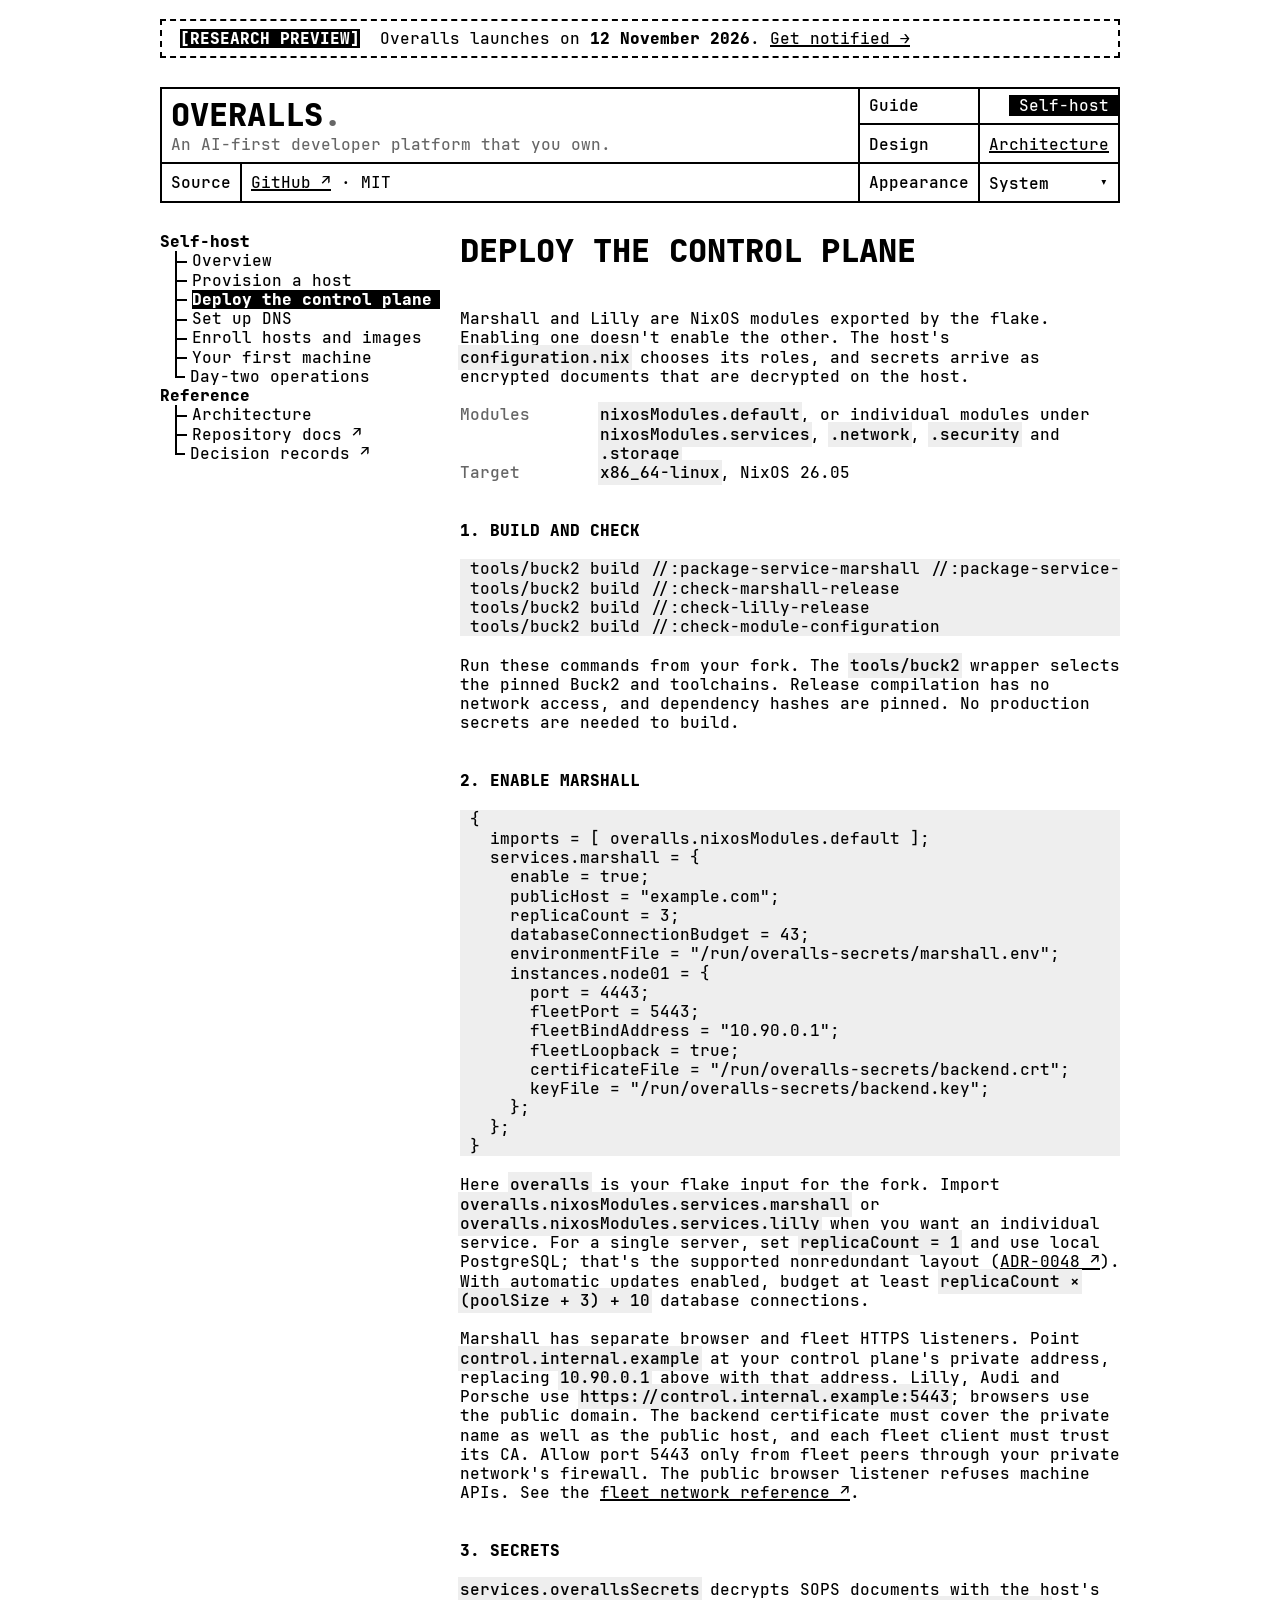
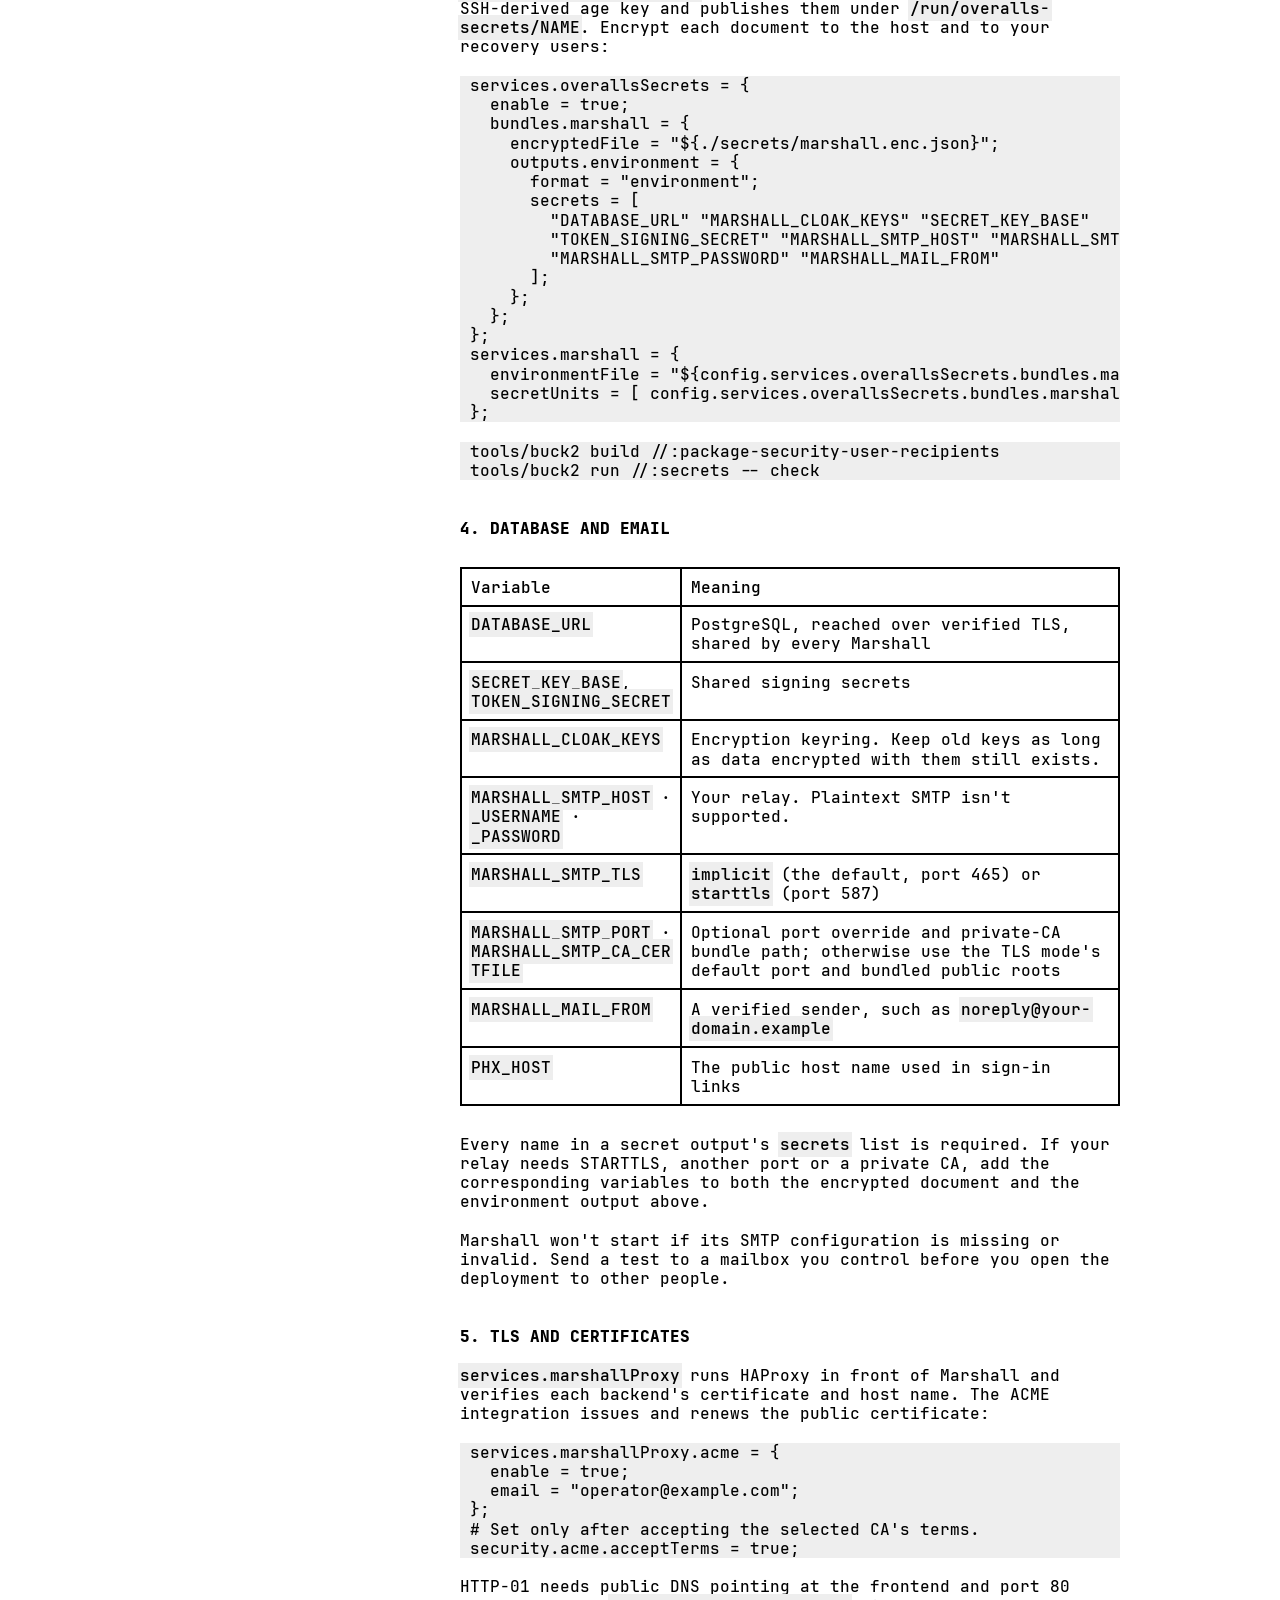
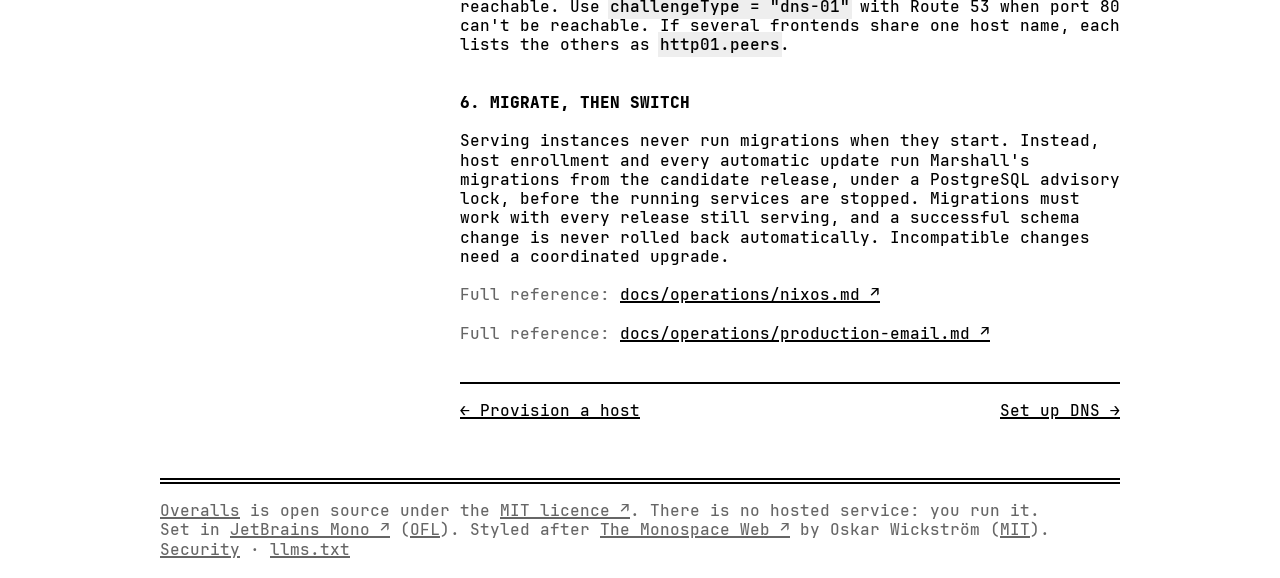
<file: self-host/deploy.html>
<!doctype html>
<html lang="en">
<head>
<meta charset="utf-8">
<meta name="viewport" content="width=device-width, initial-scale=1">
<title>Deploy the control plane · Overalls</title>
<meta name="description" content="Enable Marshall, secrets, PostgreSQL, SMTP and TLS for a self-hosted Overalls.">
<meta name="author" content="Geoffrey Huntley">
<link rel="canonical" href="https://overalls.dev/self-host/deploy.html">
<meta name="robots" content="index, follow">
<meta name="color-scheme" content="light dark">
<meta name="theme-color" content="#ffffff" media="(prefers-color-scheme: light)">
<meta name="theme-color" content="#000000" media="(prefers-color-scheme: dark)">
<meta property="og:site_name" content="Overalls">
<meta property="og:type" content="website">
<meta property="og:locale" content="en_US">
<meta property="og:title" content="Deploy the control plane · Overalls">
<meta property="og:description" content="Enable Marshall, secrets, PostgreSQL, SMTP and TLS for a self-hosted Overalls.">
<meta property="og:url" content="https://overalls.dev/self-host/deploy.html">
<meta property="og:image" content="https://overalls.dev/assets/og.png">
<meta property="og:image:type" content="image/png">
<meta property="og:image:width" content="1200">
<meta property="og:image:height" content="630">
<meta property="og:image:alt" content="Two kittens in one pair of overalls, drawn in box-drawing characters, beside the words Overalls: an AI-first developer platform that you own.">
<meta name="twitter:card" content="summary_large_image">
<meta name="twitter:title" content="Deploy the control plane · Overalls">
<meta name="twitter:description" content="Enable Marshall, secrets, PostgreSQL, SMTP and TLS for a self-hosted Overalls.">
<meta name="twitter:image" content="https://overalls.dev/assets/og.png">
<meta name="twitter:image:alt" content="Two kittens in one pair of overalls, drawn in box-drawing characters, beside the words Overalls: an AI-first developer platform that you own.">
<link rel="icon" type="image/svg+xml" href="../favicon.svg">
<link rel="sitemap" type="application/xml" href="../sitemap.xml">
<link rel="preload" as="font" type="font/woff2" crossorigin href="../assets/fonts/jetbrains-mono-500.woff2">
<link rel="preload" as="font" type="font/woff2" crossorigin href="../assets/fonts/jetbrains-mono-600.woff2">
<link rel="preload" as="font" type="font/woff2" crossorigin href="../assets/fonts/jetbrains-mono-800.woff2">
<link rel="stylesheet" href="../assets/css/site.css">
<script src="../assets/js/site.js"></script>
</head>
<body>
<div class="public-page">
<a href="#main-content" class="skip-link">Skip to content</a>
<aside class="announcement" aria-label="Announcement">
<span class="status-label" data-tone="experimental">RESEARCH PREVIEW</span>
<p>Overalls launches on <time datetime="2026-11-12">12 November 2026</time>. <a href="../index.html#newsletter">Get notified →</a></p>
</aside>
<header class="public-header">
<table class="header">
<tr>
<td colspan="2" rowspan="2" class="width-auto">
<p class="title"><a href="../index.html" class="console-brand">Overalls<span class="brand-dot">.</span></a></p>
<p class="tagline">An AI-first developer platform that you own.</p>
</td>
<th class="width-min">Guide</th>
<td class="width-min"><a href="../self-host/index.html" aria-current="page">Self-host</a></td>
</tr>
<tr>
<th class="width-min">Design</th>
<td class="width-min"><a href="../architecture.html">Architecture</a></td>
</tr>
<tr class="appearance-row">
<th class="width-min">Source</th>
<td class="width-auto"><a href="https://github.com/ghuntley/overalls">GitHub <span aria-hidden="true">↗</span></a> · MIT</td>
<th class="width-min">Appearance</th>
<td class="width-min"><label class="appearance-control select"><span class="sr-only">Appearance</span><select data-appearance aria-label="Appearance">
<option value="system">System</option>
<option value="light">Light</option>
<option value="dark">Dark</option>
</select></label></td>
</tr>
</table>
</header>
<div class="docs-shell">
<aside class="docs-nav">
<nav aria-label="Self-hosting guide">
<ul class="tree">
<li><strong>Self-host</strong>
<ul>
<li><a href="index.html">Overview</a></li>
<li><a href="provision.html">Provision a host</a></li>
<li><a href="deploy.html" aria-current="page">Deploy the control plane</a></li>
<li><a href="dns.html">Set up DNS</a></li>
<li><a href="enroll.html">Enroll hosts and images</a></li>
<li><a href="first-machine.html">Your first machine</a></li>
<li><a href="operations.html">Day-two operations</a></li>
</ul>
</li>
<li><strong>Reference</strong>
<ul>
<li><a href="../architecture.html">Architecture</a></li>
<li><a href="https://github.com/ghuntley/overalls/tree/trunk/docs">Repository docs ↗</a></li>
<li><a href="https://github.com/ghuntley/overalls/tree/trunk/docs/architecture/decisions">Decision records ↗</a></li>
</ul>
</li>
</ul>
</nav>
</aside>
<main id="main-content" class="docs-content prose">
<h1>Deploy the control plane</h1>
<p>Marshall and Lilly are NixOS modules exported by the flake. Enabling one doesn't enable the other. The host's <code>configuration.nix</code> chooses its roles, and secrets arrive as encrypted documents that are decrypted on the host.</p>
<dl class="kv">
<div><dt>Modules</dt><dd><code>nixosModules.default</code>, or individual modules under <code>nixosModules.services</code>, <code>.network</code>, <code>.security</code> and <code>.storage</code></dd></div>
<div><dt>Target</dt><dd><code>x86_64-linux</code>, NixOS 26.05</dd></div>
</dl>

<h2>1. Build and check</h2>
<pre data-copy>tools/buck2 build //:package-service-marshall //:package-service-lilly
tools/buck2 build //:check-marshall-release
tools/buck2 build //:check-lilly-release
tools/buck2 build //:check-module-configuration</pre>

<p>Run these commands from your fork. The <code>tools/buck2</code> wrapper selects the pinned Buck2 and toolchains. Release compilation has no network access, and dependency hashes are pinned. No production secrets are needed to build.</p>

<h2>2. Enable Marshall</h2>
<pre data-copy>{
  imports = [ overalls.nixosModules.default ];
  services.marshall = {
    enable = true;
    publicHost = "example.com";
    replicaCount = 3;
    databaseConnectionBudget = 43;
    environmentFile = "/run/overalls-secrets/marshall.env";
    instances.node01 = {
      port = 4443;
      fleetPort = 5443;
      fleetBindAddress = "10.90.0.1";
      fleetLoopback = true;
      certificateFile = "/run/overalls-secrets/backend.crt";
      keyFile = "/run/overalls-secrets/backend.key";
    };
  };
}</pre>

<p>Here <code>overalls</code> is your flake input for the fork. Import <code>overalls.nixosModules.services.marshall</code> or <code>overalls.nixosModules.services.lilly</code> when you want an individual service. For a single server, set <code>replicaCount = 1</code> and use local PostgreSQL; that's the supported nonredundant layout (<a href="https://github.com/ghuntley/overalls/blob/trunk/docs/architecture/decisions/0048-single-host-service-deployment.md">ADR-0048 ↗</a>). With automatic updates enabled, budget at least <code>replicaCount × (poolSize + 3) + 10</code> database connections.</p>
<p>Marshall has separate browser and fleet HTTPS listeners. Point <code>control.internal.example</code> at your control plane's private address, replacing <code>10.90.0.1</code> above with that address. Lilly, Audi and Porsche use <code>https://control.internal.example:5443</code>; browsers use the public domain. The backend certificate must cover the private name as well as the public host, and each fleet client must trust its CA. Allow port 5443 only from fleet peers through your private network's firewall. The public browser listener refuses machine APIs. See the <a href="https://github.com/ghuntley/overalls/blob/trunk/docs/operations/fleet-network.md">fleet network reference ↗</a>.</p>

<h2>3. Secrets</h2>
<p><code>services.overallsSecrets</code> decrypts SOPS documents with the host's SSH-derived age key and publishes them under <code>/run/overalls-secrets/NAME</code>. Encrypt each document to the host and to your recovery users:</p>
<pre data-copy>services.overallsSecrets = {
  enable = true;
  bundles.marshall = {
    encryptedFile = "${./secrets/marshall.enc.json}";
    outputs.environment = {
      format = "environment";
      secrets = [
        "DATABASE_URL" "MARSHALL_CLOAK_KEYS" "SECRET_KEY_BASE"
        "TOKEN_SIGNING_SECRET" "MARSHALL_SMTP_HOST" "MARSHALL_SMTP_USERNAME"
        "MARSHALL_SMTP_PASSWORD" "MARSHALL_MAIL_FROM"
      ];
    };
  };
};
services.marshall = {
  environmentFile = "${config.services.overallsSecrets.bundles.marshall.directory}/environment";
  secretUnits = [ config.services.overallsSecrets.bundles.marshall.unit ];
};</pre>

<pre data-copy>tools/buck2 build //:package-security-user-recipients
tools/buck2 run //:secrets -- check</pre>


<h2>4. Database and email</h2>
<table>
<thead><tr><th>Variable</th><th>Meaning</th></tr></thead>
<tbody>
<tr><td><code>DATABASE_URL</code></td><td>PostgreSQL, reached over verified TLS, shared by every Marshall</td></tr>
<tr><td><code>SECRET_KEY_BASE</code>, <code>TOKEN_SIGNING_SECRET</code></td><td>Shared signing secrets</td></tr>
<tr><td><code>MARSHALL_CLOAK_KEYS</code></td><td>Encryption keyring. Keep old keys as long as data encrypted with them still exists.</td></tr>
<tr><td><code>MARSHALL_SMTP_HOST</code> · <code>_USERNAME</code> · <code>_PASSWORD</code></td><td>Your relay. Plaintext SMTP isn't supported.</td></tr>
<tr><td><code>MARSHALL_SMTP_TLS</code></td><td><code>implicit</code> (the default, port 465) or <code>starttls</code> (port 587)</td></tr>
<tr><td><code>MARSHALL_SMTP_PORT</code> · <code>MARSHALL_SMTP_CA_CERTFILE</code></td><td>Optional port override and private-CA bundle path; otherwise use the TLS mode's default port and bundled public roots</td></tr>
<tr><td><code>MARSHALL_MAIL_FROM</code></td><td>A verified sender, such as <code>noreply@your-domain.example</code></td></tr>
<tr><td><code>PHX_HOST</code></td><td>The public host name used in sign-in links</td></tr>
</tbody>
</table>
<p>Every name in a secret output's <code>secrets</code> list is required. If your relay needs STARTTLS, another port or a private CA, add the corresponding variables to both the encrypted document and the environment output above.</p>
<p>Marshall won't start if its SMTP configuration is missing or invalid. Send a test to a mailbox you control before you open the deployment to other people.</p>

<h2>5. TLS and certificates</h2>
<p><code>services.marshallProxy</code> runs HAProxy in front of Marshall and verifies each backend's certificate and host name. The ACME integration issues and renews the public certificate:</p>
<pre data-copy>services.marshallProxy.acme = {
  enable = true;
  email = "operator@example.com";
};
# Set only after accepting the selected CA's terms.
security.acme.acceptTerms = true;</pre>

<p>HTTP-01 needs public DNS pointing at the frontend and port 80 reachable. Use <code>challengeType = "dns-01"</code> with Route 53 when port 80 can't be reachable. If several frontends share one host name, each lists the others as <code>http01.peers</code>.</p>

<h2>6. Migrate, then switch</h2>
<p>Serving instances never run migrations when they start. Instead, host enrollment and every automatic update run Marshall's migrations from the candidate release, under a PostgreSQL advisory lock, before the running services are stopped. Migrations must work with every release still serving, and a successful schema change is never rolled back automatically. Incompatible changes need a coordinated upgrade.</p>
<p class="muted">Full reference: <a href="https://github.com/ghuntley/overalls/blob/trunk/docs/operations/nixos.md">docs/operations/nixos.md <span aria-hidden="true">↗</span></a></p>
<p class="muted">Full reference: <a href="https://github.com/ghuntley/overalls/blob/trunk/docs/operations/production-email.md">docs/operations/production-email.md <span aria-hidden="true">↗</span></a></p>
<nav class="pager" aria-label="Guide pages"><a href="provision.html">← Provision a host</a><a href="dns.html">Set up DNS →</a></nav>
</main>
</div>
<footer class="site-footer">
<p><a href="../index.html">Overalls</a> is open source under the <a href="https://github.com/ghuntley/overalls/blob/trunk/LICENSE">MIT licence <span aria-hidden="true">↗</span></a>. There is no hosted service: you run it.</p>
<p>Set in <a href="https://www.jetbrains.com/lp/mono/">JetBrains Mono <span aria-hidden="true">↗</span></a> (<a href="../assets/fonts/jetbrainsmono-OFL.txt">OFL</a>). Styled after <a href="https://owickstrom.github.io/the-monospace-web/">The Monospace Web <span aria-hidden="true">↗</span></a> by Oskar Wickström (<a href="../assets/monospace-web-LICENSE.md">MIT</a>). <a href="../security/">Security</a> · <a href="../llms.txt">llms.txt</a></p>
</footer>
</div>
<script data-collect-dnt="true" async src="https://api.ghuntley.com/latest.js"></script>
<noscript><img src="https://api.ghuntley.com/noscript.gif?collect-dnt=true" alt="" referrerpolicy="no-referrer-when-downgrade"/></noscript>
</body>
</html>
</file>
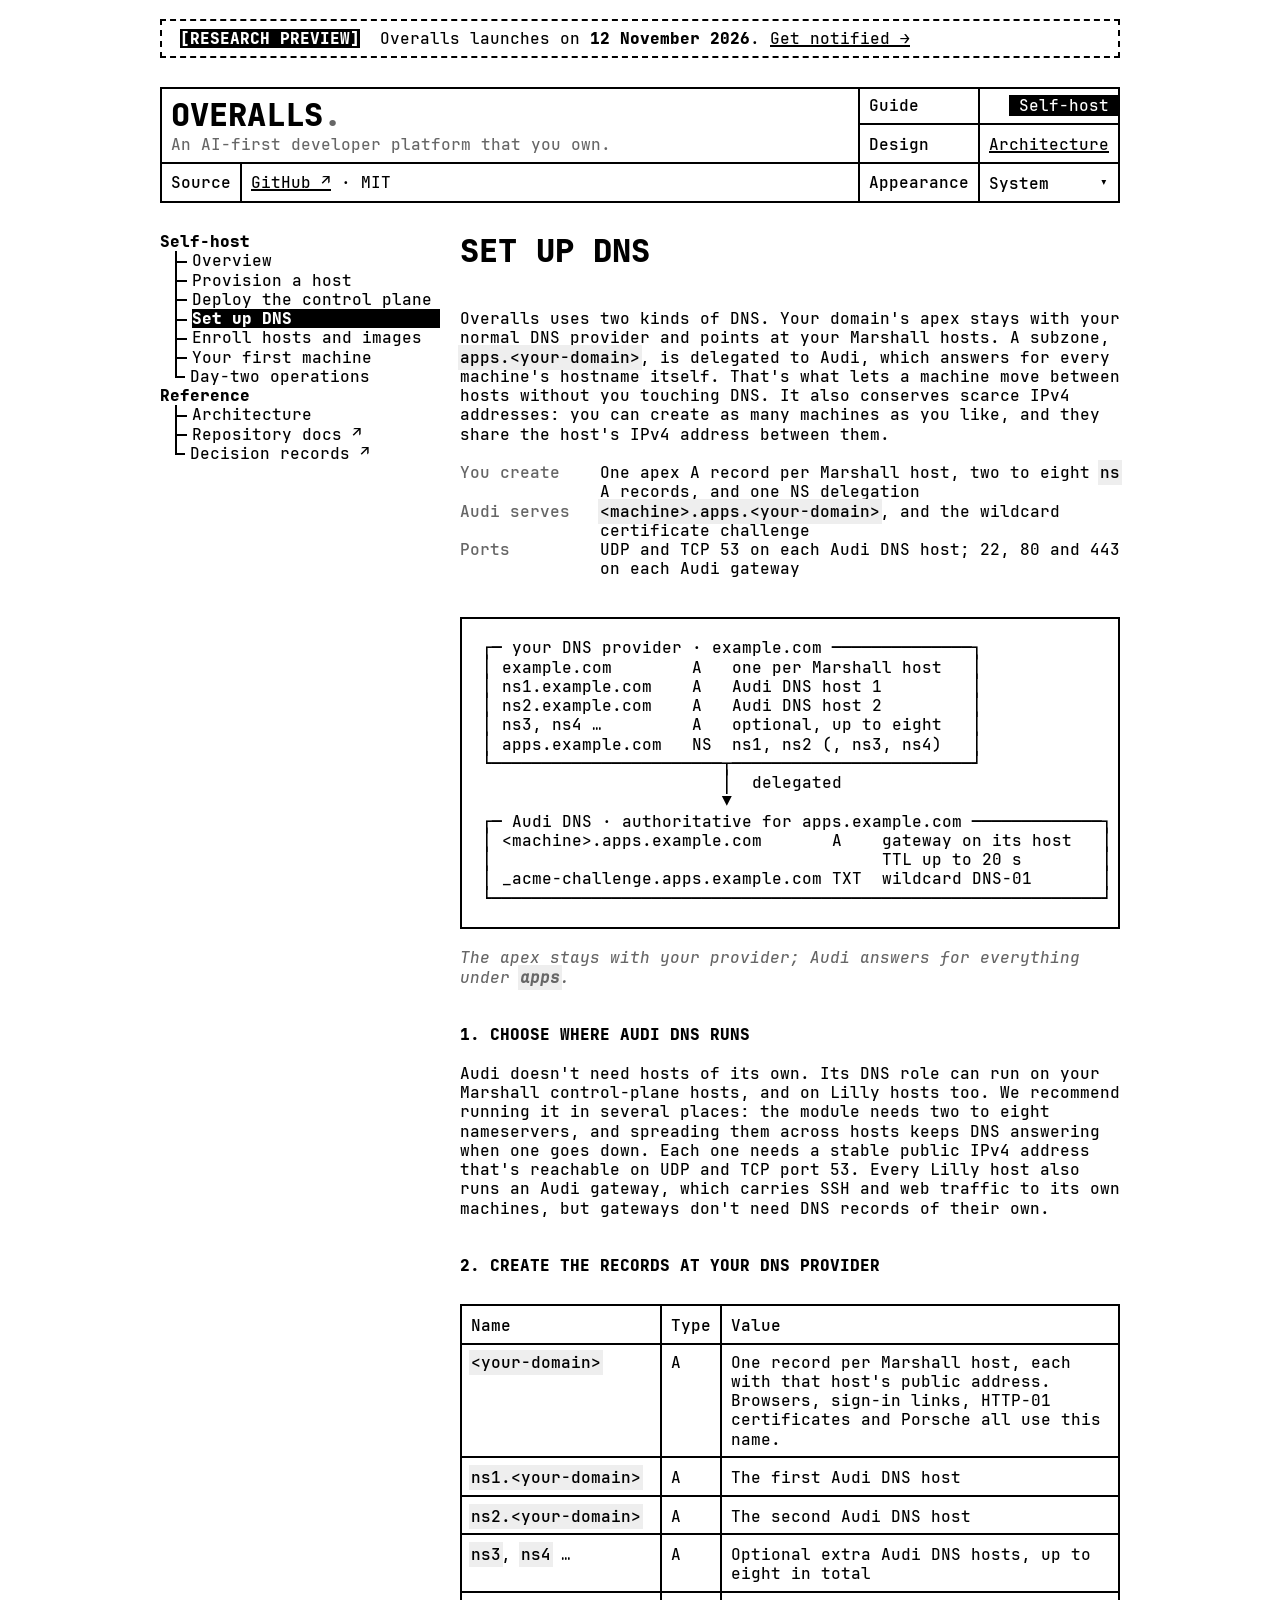
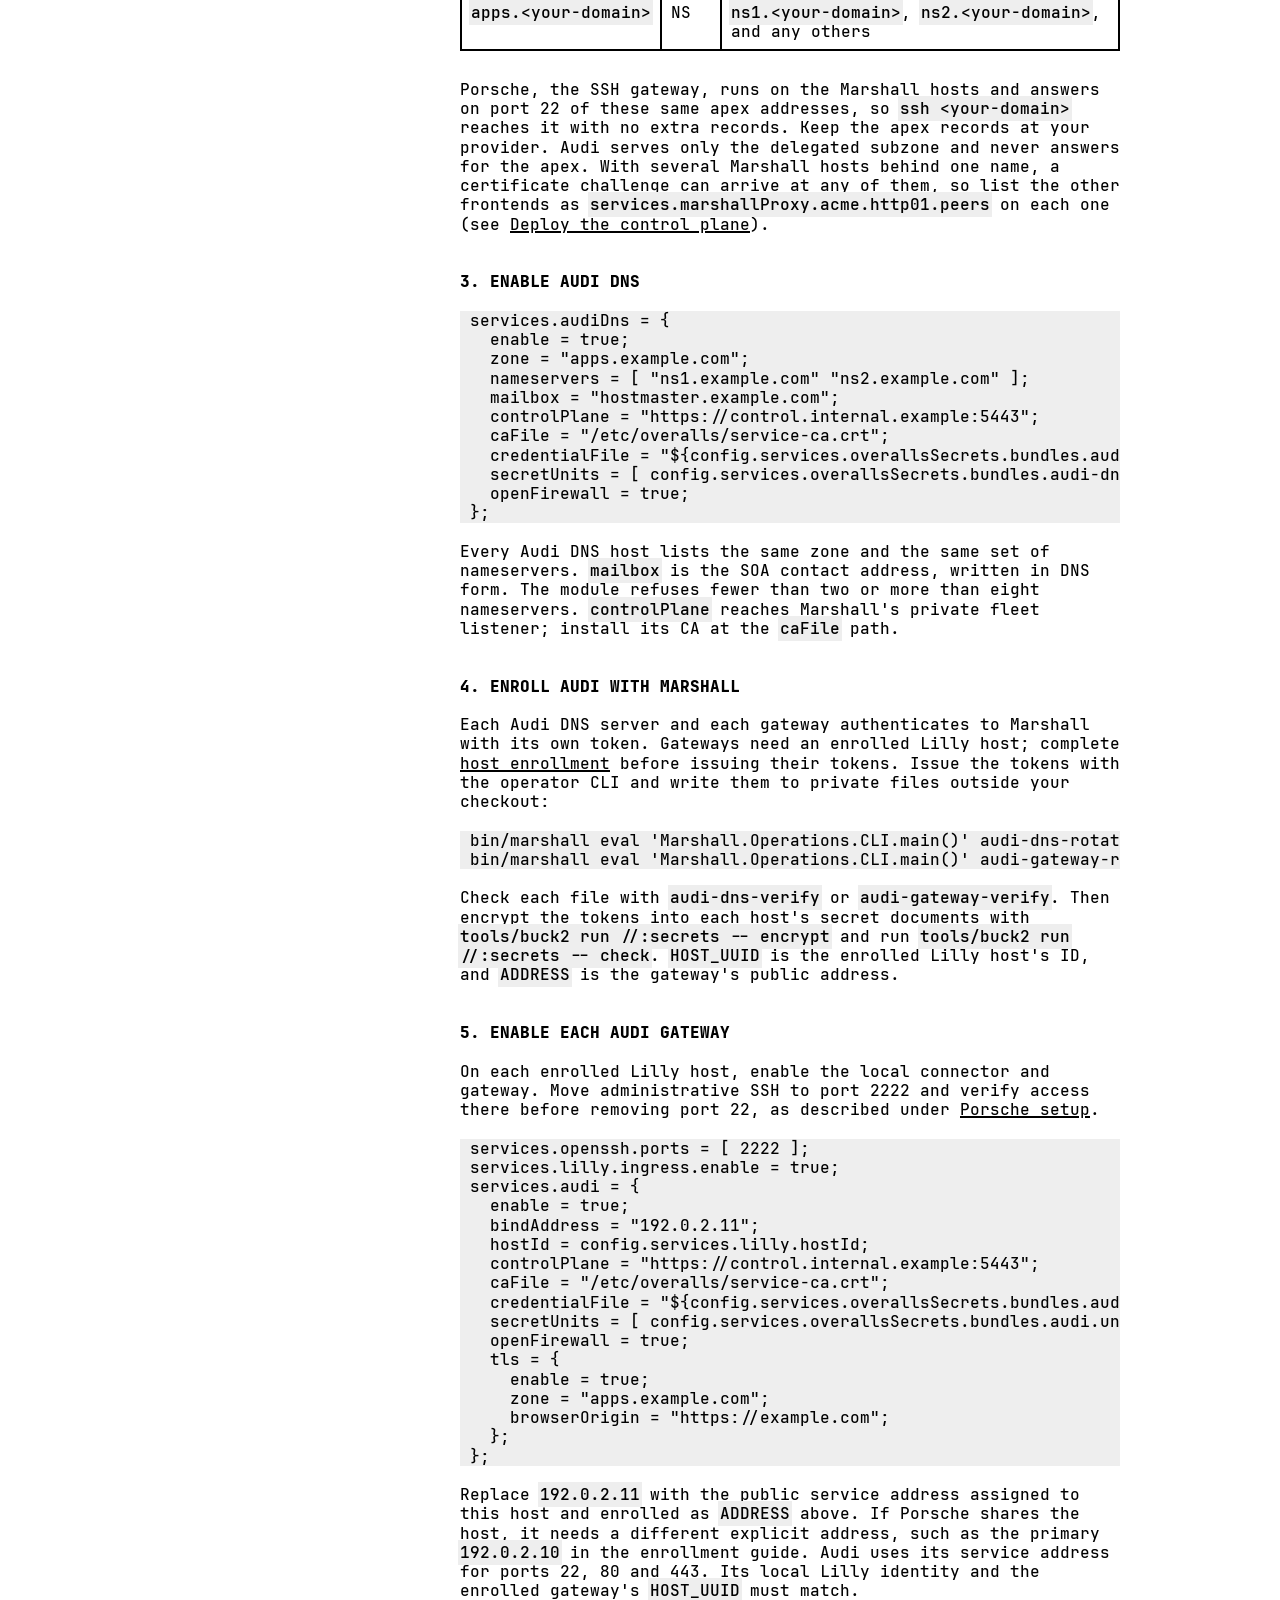
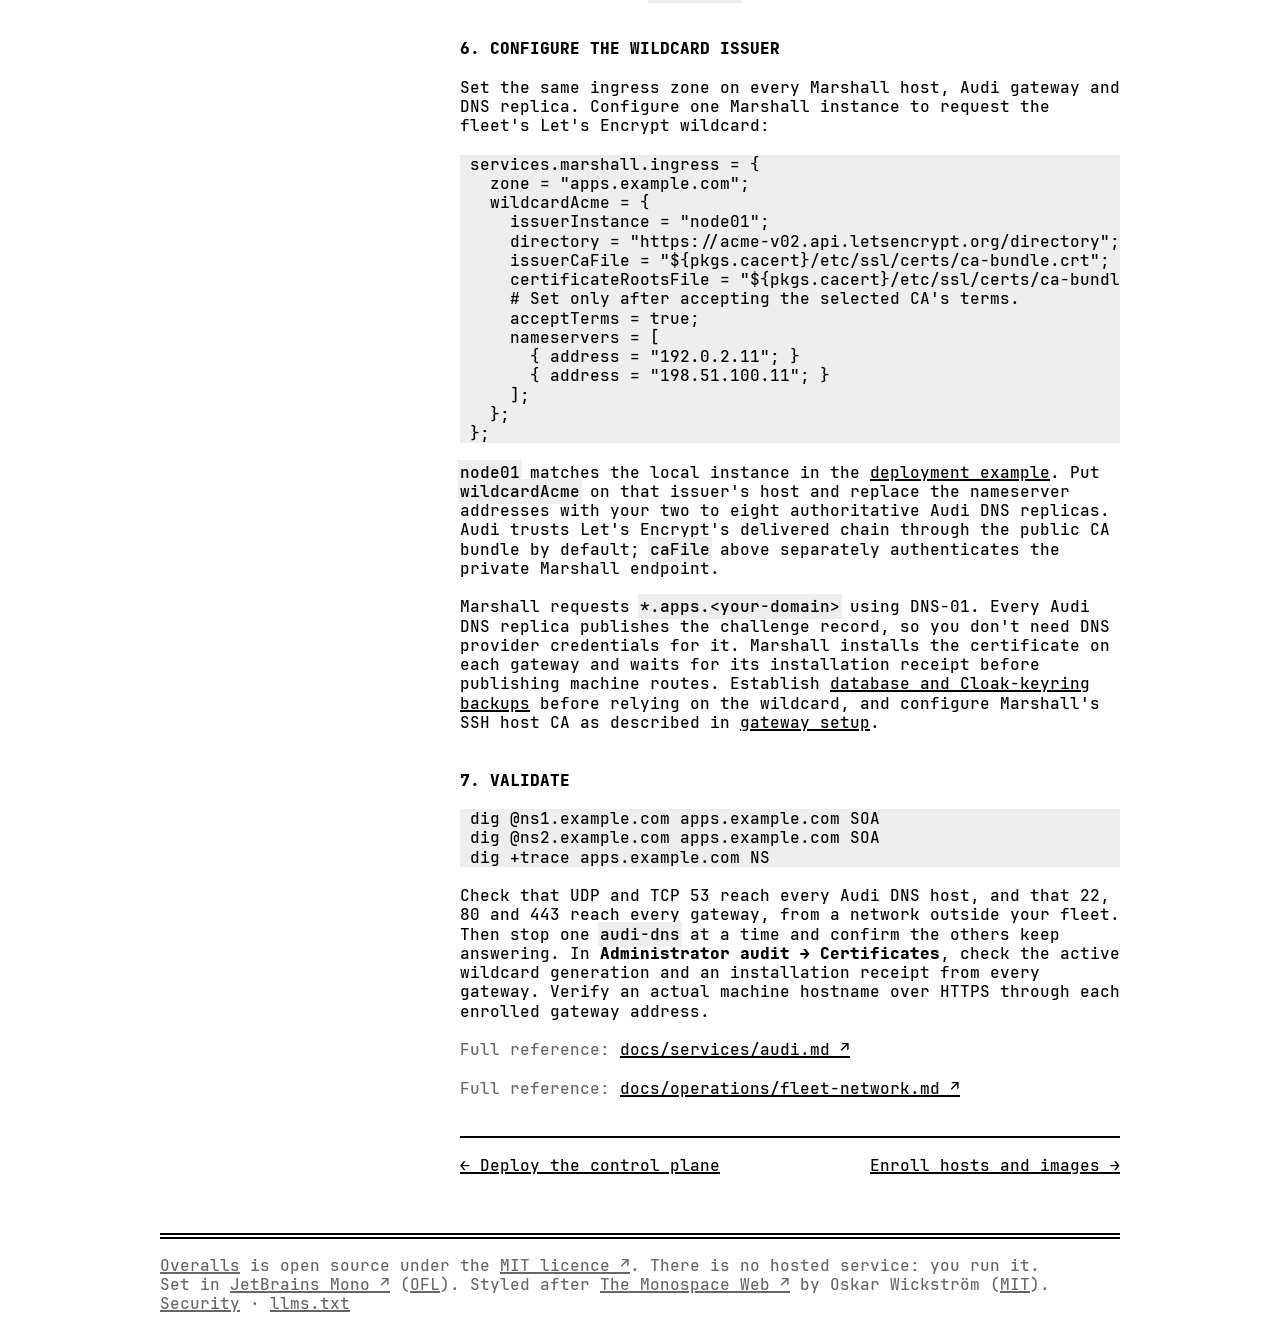
<file: self-host/dns.html>
<!doctype html>
<html lang="en">
<head>
<meta charset="utf-8">
<meta name="viewport" content="width=device-width, initial-scale=1">
<title>Set up DNS · Overalls</title>
<meta name="description" content="Delegate apps.<your-domain> to Audi and create the DNS records a self-hosted Overalls needs.">
<meta name="author" content="Geoffrey Huntley">
<link rel="canonical" href="https://overalls.dev/self-host/dns.html">
<meta name="robots" content="index, follow">
<meta name="color-scheme" content="light dark">
<meta name="theme-color" content="#ffffff" media="(prefers-color-scheme: light)">
<meta name="theme-color" content="#000000" media="(prefers-color-scheme: dark)">
<meta property="og:site_name" content="Overalls">
<meta property="og:type" content="website">
<meta property="og:locale" content="en_US">
<meta property="og:title" content="Set up DNS · Overalls">
<meta property="og:description" content="Delegate apps.<your-domain> to Audi and create the DNS records a self-hosted Overalls needs.">
<meta property="og:url" content="https://overalls.dev/self-host/dns.html">
<meta property="og:image" content="https://overalls.dev/assets/og.png">
<meta property="og:image:type" content="image/png">
<meta property="og:image:width" content="1200">
<meta property="og:image:height" content="630">
<meta property="og:image:alt" content="Two kittens in one pair of overalls, drawn in box-drawing characters, beside the words Overalls: an AI-first developer platform that you own.">
<meta name="twitter:card" content="summary_large_image">
<meta name="twitter:title" content="Set up DNS · Overalls">
<meta name="twitter:description" content="Delegate apps.<your-domain> to Audi and create the DNS records a self-hosted Overalls needs.">
<meta name="twitter:image" content="https://overalls.dev/assets/og.png">
<meta name="twitter:image:alt" content="Two kittens in one pair of overalls, drawn in box-drawing characters, beside the words Overalls: an AI-first developer platform that you own.">
<link rel="icon" type="image/svg+xml" href="../favicon.svg">
<link rel="sitemap" type="application/xml" href="../sitemap.xml">
<link rel="preload" as="font" type="font/woff2" crossorigin href="../assets/fonts/jetbrains-mono-500.woff2">
<link rel="preload" as="font" type="font/woff2" crossorigin href="../assets/fonts/jetbrains-mono-600.woff2">
<link rel="preload" as="font" type="font/woff2" crossorigin href="../assets/fonts/jetbrains-mono-800.woff2">
<link rel="stylesheet" href="../assets/css/site.css">
<script src="../assets/js/site.js"></script>
</head>
<body>
<div class="public-page">
<a href="#main-content" class="skip-link">Skip to content</a>
<aside class="announcement" aria-label="Announcement">
<span class="status-label" data-tone="experimental">RESEARCH PREVIEW</span>
<p>Overalls launches on <time datetime="2026-11-12">12 November 2026</time>. <a href="../index.html#newsletter">Get notified →</a></p>
</aside>
<header class="public-header">
<table class="header">
<tr>
<td colspan="2" rowspan="2" class="width-auto">
<p class="title"><a href="../index.html" class="console-brand">Overalls<span class="brand-dot">.</span></a></p>
<p class="tagline">An AI-first developer platform that you own.</p>
</td>
<th class="width-min">Guide</th>
<td class="width-min"><a href="../self-host/index.html" aria-current="page">Self-host</a></td>
</tr>
<tr>
<th class="width-min">Design</th>
<td class="width-min"><a href="../architecture.html">Architecture</a></td>
</tr>
<tr class="appearance-row">
<th class="width-min">Source</th>
<td class="width-auto"><a href="https://github.com/ghuntley/overalls">GitHub <span aria-hidden="true">↗</span></a> · MIT</td>
<th class="width-min">Appearance</th>
<td class="width-min"><label class="appearance-control select"><span class="sr-only">Appearance</span><select data-appearance aria-label="Appearance">
<option value="system">System</option>
<option value="light">Light</option>
<option value="dark">Dark</option>
</select></label></td>
</tr>
</table>
</header>
<div class="docs-shell">
<aside class="docs-nav">
<nav aria-label="Self-hosting guide">
<ul class="tree">
<li><strong>Self-host</strong>
<ul>
<li><a href="index.html">Overview</a></li>
<li><a href="provision.html">Provision a host</a></li>
<li><a href="deploy.html">Deploy the control plane</a></li>
<li><a href="dns.html" aria-current="page">Set up DNS</a></li>
<li><a href="enroll.html">Enroll hosts and images</a></li>
<li><a href="first-machine.html">Your first machine</a></li>
<li><a href="operations.html">Day-two operations</a></li>
</ul>
</li>
<li><strong>Reference</strong>
<ul>
<li><a href="../architecture.html">Architecture</a></li>
<li><a href="https://github.com/ghuntley/overalls/tree/trunk/docs">Repository docs ↗</a></li>
<li><a href="https://github.com/ghuntley/overalls/tree/trunk/docs/architecture/decisions">Decision records ↗</a></li>
</ul>
</li>
</ul>
</nav>
</aside>
<main id="main-content" class="docs-content prose">
<h1>Set up DNS</h1>
<p>Overalls uses two kinds of DNS. Your domain's apex stays with your normal DNS provider and points at your Marshall hosts. A subzone, <code>apps.&lt;your-domain&gt;</code>, is delegated to Audi, which answers for every machine's hostname itself. That's what lets a machine move between hosts without you touching DNS. It also conserves scarce IPv4 addresses: you can create as many machines as you like, and they share the host's IPv4 address between them.</p>
<dl class="kv">
<div><dt>You create</dt><dd>One apex A record per Marshall host, two to eight <code>ns</code> A records, and one NS delegation</dd></div>
<div><dt>Audi serves</dt><dd><code>&lt;machine&gt;.apps.&lt;your-domain&gt;</code>, and the wildcard certificate challenge</dd></div>
<div><dt>Ports</dt><dd>UDP and TCP 53 on each Audi DNS host; 22, 80 and 443 on each Audi gateway</dd></div>
</dl>

<figure class="diagram">
<pre role="img" aria-label="At your DNS provider, example.com has one A record per Marshall host, ns1 and ns2 (optionally up to eight) point at Audi DNS hosts, and apps.example.com is delegated to them with NS records. Audi DNS then answers for each machine's hostname under apps.example.com with the address of the gateway on the host running it, and serves the DNS-01 challenge for Marshall's wildcard certificate.">┌─ your DNS provider · example.com ──────────────┐
│ example.com        A   one per Marshall host   │
│ ns1.example.com    A   Audi DNS host 1         │
│ ns2.example.com    A   Audi DNS host 2         │
│ ns3, ns4 …         A   optional, up to eight   │
│ apps.example.com   NS  ns1, ns2 (, ns3, ns4)   │
└───────────────────────┬────────────────────────┘
                        │  delegated
                        ▼
┌─ Audi DNS · authoritative for apps.example.com ─────────────┐
│ &lt;machine&gt;.apps.example.com       A    gateway on its host   │
│                                       TTL up to 20 s        │
│ _acme-challenge.apps.example.com TXT  wildcard DNS-01       │
└─────────────────────────────────────────────────────────────┘</pre>
<figcaption>The apex stays with your provider; Audi answers for everything under <code>apps</code>.</figcaption>
</figure>

<h2>1. Choose where Audi DNS runs</h2>
<p>Audi doesn't need hosts of its own. Its DNS role can run on your Marshall control-plane hosts, and on Lilly hosts too. We recommend running it in several places: the module needs two to eight nameservers, and spreading them across hosts keeps DNS answering when one goes down. Each one needs a stable public IPv4 address that's reachable on UDP and TCP port 53. Every Lilly host also runs an Audi gateway, which carries SSH and web traffic to its own machines, but gateways don't need DNS records of their own.</p>

<h2>2. Create the records at your DNS provider</h2>
<table>
<thead><tr><th class="width-min">Name</th><th class="width-min">Type</th><th>Value</th></tr></thead>
<tbody>
<tr><td class="nowrap"><code>&lt;your-domain&gt;</code></td><td>A</td><td>One record per Marshall host, each with that host's public address. Browsers, sign-in links, HTTP-01 certificates and Porsche all use this name.</td></tr>
<tr><td class="nowrap"><code>ns1.&lt;your-domain&gt;</code></td><td>A</td><td>The first Audi DNS host</td></tr>
<tr><td class="nowrap"><code>ns2.&lt;your-domain&gt;</code></td><td>A</td><td>The second Audi DNS host</td></tr>
<tr><td class="nowrap"><code>ns3</code>, <code>ns4</code> …</td><td>A</td><td>Optional extra Audi DNS hosts, up to eight in total</td></tr>
<tr><td class="nowrap"><code>apps.&lt;your-domain&gt;</code></td><td>NS</td><td><code>ns1.&lt;your-domain&gt;</code>, <code>ns2.&lt;your-domain&gt;</code>, and any others</td></tr>
</tbody>
</table>
<p>Porsche, the SSH gateway, runs on the Marshall hosts and answers on port 22 of these same apex addresses, so <code>ssh &lt;your-domain&gt;</code> reaches it with no extra records. Keep the apex records at your provider. Audi serves only the delegated subzone and never answers for the apex. With several Marshall hosts behind one name, a certificate challenge can arrive at any of them, so list the other frontends as <code>services.marshallProxy.acme.http01.peers</code> on each one (see <a href="deploy.html">Deploy the control plane</a>).</p>

<h2>3. Enable Audi DNS</h2>
<pre data-copy>services.audiDns = {
  enable = true;
  zone = "apps.example.com";
  nameservers = [ "ns1.example.com" "ns2.example.com" ];
  mailbox = "hostmaster.example.com";
  controlPlane = "https://control.internal.example:5443";
  caFile = "/etc/overalls/service-ca.crt";
  credentialFile = "${config.services.overallsSecrets.bundles.audi-dns.directory}/token";
  secretUnits = [ config.services.overallsSecrets.bundles.audi-dns.unit ];
  openFirewall = true;
};</pre>

<p>Every Audi DNS host lists the same zone and the same set of nameservers. <code>mailbox</code> is the SOA contact address, written in DNS form. The module refuses fewer than two or more than eight nameservers. <code>controlPlane</code> reaches Marshall's private fleet listener; install its CA at the <code>caFile</code> path.</p>

<h2>4. Enroll Audi with Marshall</h2>
<p>Each Audi DNS server and each gateway authenticates to Marshall with its own token. Gateways need an enrolled Lilly host; complete <a href="enroll.html">host enrollment</a> before issuing their tokens. Issue the tokens with the operator CLI and write them to private files outside your checkout:</p>
<pre data-copy>bin/marshall eval 'Marshall.Operations.CLI.main()' audi-dns-rotate audi-host1-dns /private/host1-dns.token
bin/marshall eval 'Marshall.Operations.CLI.main()' audi-gateway-rotate audi-host1 HOST_UUID ADDRESS /private/host1.token</pre>

<p>Check each file with <code>audi-dns-verify</code> or <code>audi-gateway-verify</code>. Then encrypt the tokens into each host's secret documents with <code>tools/buck2 run //:secrets -- encrypt</code> and run <code>tools/buck2 run //:secrets -- check</code>. <code>HOST_UUID</code> is the enrolled Lilly host's ID, and <code>ADDRESS</code> is the gateway's public address.</p>

<h2>5. Enable each Audi gateway</h2>
<p>On each enrolled Lilly host, enable the local connector and gateway. Move administrative SSH to port 2222 and verify access there before removing port 22, as described under <a href="enroll.html">Porsche setup</a>.</p>
<pre data-copy>services.openssh.ports = [ 2222 ];
services.lilly.ingress.enable = true;
services.audi = {
  enable = true;
  bindAddress = "192.0.2.11";
  hostId = config.services.lilly.hostId;
  controlPlane = "https://control.internal.example:5443";
  caFile = "/etc/overalls/service-ca.crt";
  credentialFile = "${config.services.overallsSecrets.bundles.audi.directory}/token";
  secretUnits = [ config.services.overallsSecrets.bundles.audi.unit ];
  openFirewall = true;
  tls = {
    enable = true;
    zone = "apps.example.com";
    browserOrigin = "https://example.com";
  };
};</pre>

<p>Replace <code>192.0.2.11</code> with the public service address assigned to this host and enrolled as <code>ADDRESS</code> above. If Porsche shares the host, it needs a different explicit address, such as the primary <code>192.0.2.10</code> in the enrollment guide. Audi uses its service address for ports 22, 80 and 443. Its local Lilly identity and the enrolled gateway's <code>HOST_UUID</code> must match.</p>

<h2>6. Configure the wildcard issuer</h2>
<p>Set the same ingress zone on every Marshall host, Audi gateway and DNS replica. Configure one Marshall instance to request the fleet's Let's Encrypt wildcard:</p>
<pre data-copy>services.marshall.ingress = {
  zone = "apps.example.com";
  wildcardAcme = {
    issuerInstance = "node01";
    directory = "https://acme-v02.api.letsencrypt.org/directory";
    issuerCaFile = "${pkgs.cacert}/etc/ssl/certs/ca-bundle.crt";
    certificateRootsFile = "${pkgs.cacert}/etc/ssl/certs/ca-bundle.crt";
    # Set only after accepting the selected CA's terms.
    acceptTerms = true;
    nameservers = [
      { address = "192.0.2.11"; }
      { address = "198.51.100.11"; }
    ];
  };
};</pre>

<p><code>node01</code> matches the local instance in the <a href="deploy.html">deployment example</a>. Put <code>wildcardAcme</code> on that issuer's host and replace the nameserver addresses with your two to eight authoritative Audi DNS replicas. Audi trusts Let's Encrypt's delivered chain through the public CA bundle by default; <code>caFile</code> above separately authenticates the private Marshall endpoint.</p>
<p>Marshall requests <code>*.apps.&lt;your-domain&gt;</code> using DNS-01. Every Audi DNS replica publishes the challenge record, so you don't need DNS provider credentials for it. Marshall installs the certificate on each gateway and waits for its installation receipt before publishing machine routes. Establish <a href="operations.html">database and Cloak-keyring backups</a> before relying on the wildcard, and configure Marshall's SSH host CA as described in <a href="enroll.html">gateway setup</a>.</p>

<h2>7. Validate</h2>
<pre data-copy>dig @ns1.example.com apps.example.com SOA
dig @ns2.example.com apps.example.com SOA
dig +trace apps.example.com NS</pre>

<p>Check that UDP and TCP 53 reach every Audi DNS host, and that 22, 80 and 443 reach every gateway, from a network outside your fleet. Then stop one <code>audi-dns</code> at a time and confirm the others keep answering. In <strong>Administrator audit → Certificates</strong>, check the active wildcard generation and an installation receipt from every gateway. Verify an actual machine hostname over HTTPS through each enrolled gateway address.</p>
<p class="muted">Full reference: <a href="https://github.com/ghuntley/overalls/blob/trunk/docs/services/audi.md">docs/services/audi.md <span aria-hidden="true">↗</span></a></p>
<p class="muted">Full reference: <a href="https://github.com/ghuntley/overalls/blob/trunk/docs/operations/fleet-network.md">docs/operations/fleet-network.md <span aria-hidden="true">↗</span></a></p>
<nav class="pager" aria-label="Guide pages"><a href="deploy.html">← Deploy the control plane</a><a href="enroll.html">Enroll hosts and images →</a></nav>
</main>
</div>
<footer class="site-footer">
<p><a href="../index.html">Overalls</a> is open source under the <a href="https://github.com/ghuntley/overalls/blob/trunk/LICENSE">MIT licence <span aria-hidden="true">↗</span></a>. There is no hosted service: you run it.</p>
<p>Set in <a href="https://www.jetbrains.com/lp/mono/">JetBrains Mono <span aria-hidden="true">↗</span></a> (<a href="../assets/fonts/jetbrainsmono-OFL.txt">OFL</a>). Styled after <a href="https://owickstrom.github.io/the-monospace-web/">The Monospace Web <span aria-hidden="true">↗</span></a> by Oskar Wickström (<a href="../assets/monospace-web-LICENSE.md">MIT</a>). <a href="../security/">Security</a> · <a href="../llms.txt">llms.txt</a></p>
</footer>
</div>
<script data-collect-dnt="true" async src="https://api.ghuntley.com/latest.js"></script>
<noscript><img src="https://api.ghuntley.com/noscript.gif?collect-dnt=true" alt="" referrerpolicy="no-referrer-when-downgrade"/></noscript>
</body>
</html>
</file>
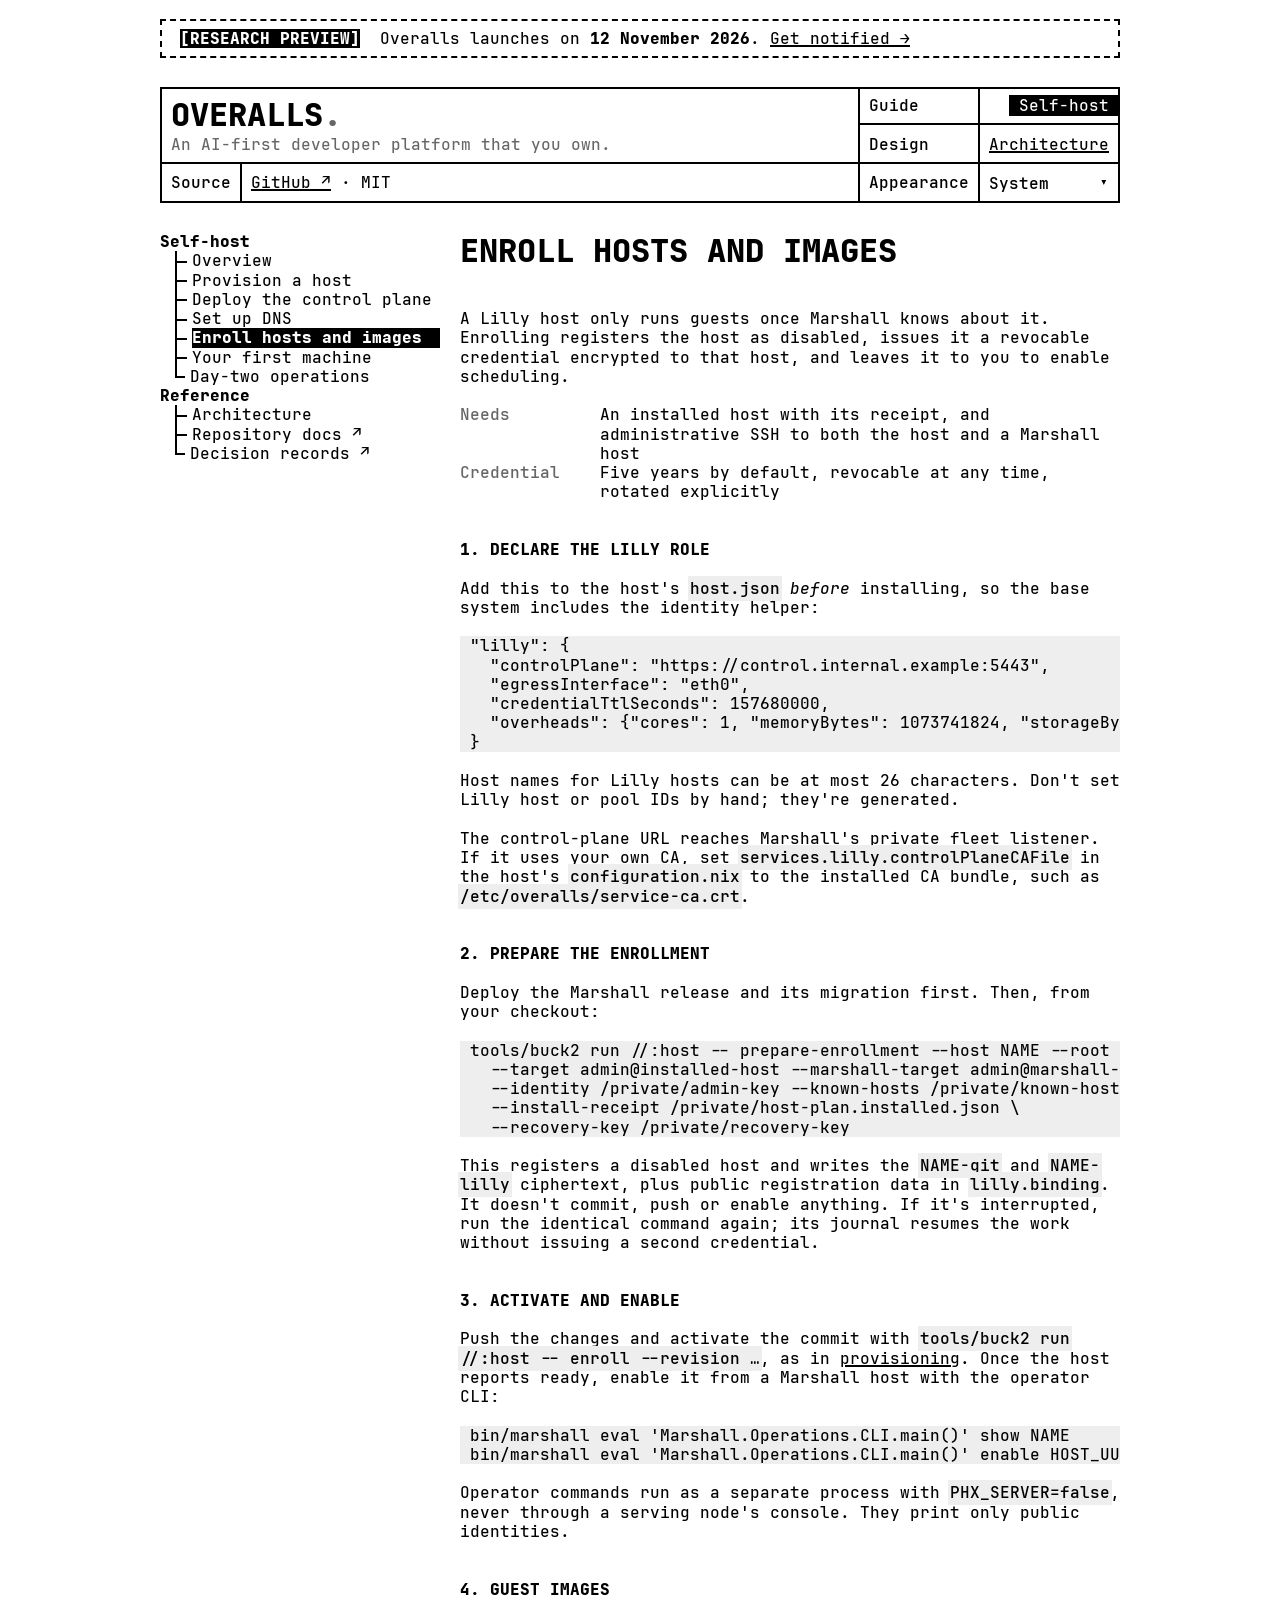
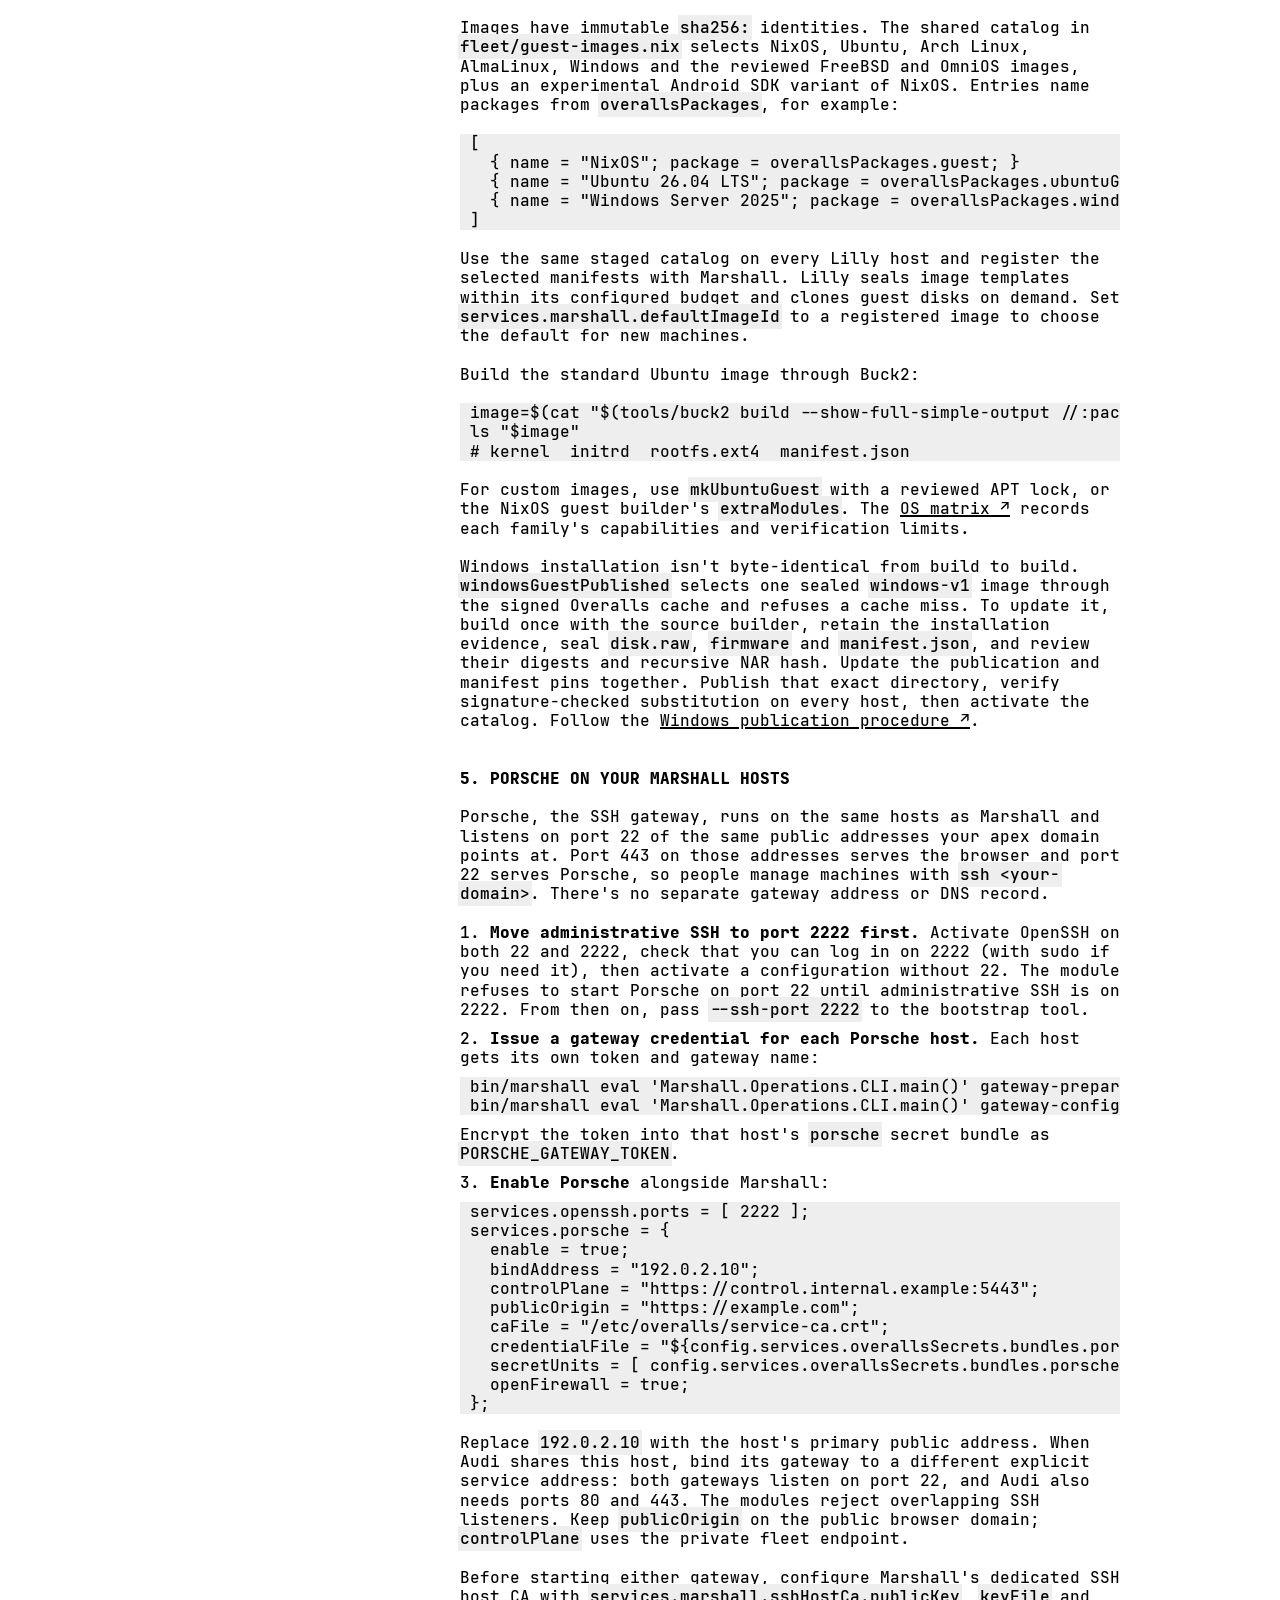
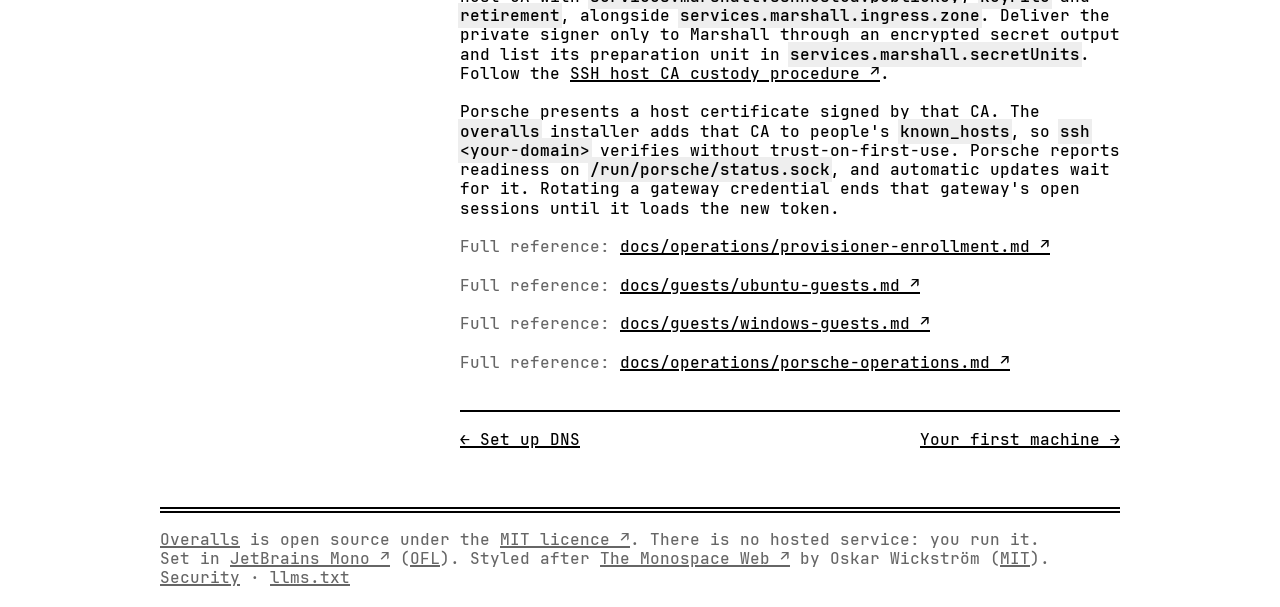
<file: self-host/enroll.html>
<!doctype html>
<html lang="en">
<head>
<meta charset="utf-8">
<meta name="viewport" content="width=device-width, initial-scale=1">
<title>Enroll hosts and images · Overalls</title>
<meta name="description" content="Register Lilly hosts, publish guest images and configure the Porsche SSH gateway.">
<meta name="author" content="Geoffrey Huntley">
<link rel="canonical" href="https://overalls.dev/self-host/enroll.html">
<meta name="robots" content="index, follow">
<meta name="color-scheme" content="light dark">
<meta name="theme-color" content="#ffffff" media="(prefers-color-scheme: light)">
<meta name="theme-color" content="#000000" media="(prefers-color-scheme: dark)">
<meta property="og:site_name" content="Overalls">
<meta property="og:type" content="website">
<meta property="og:locale" content="en_US">
<meta property="og:title" content="Enroll hosts and images · Overalls">
<meta property="og:description" content="Register Lilly hosts, publish guest images and configure the Porsche SSH gateway.">
<meta property="og:url" content="https://overalls.dev/self-host/enroll.html">
<meta property="og:image" content="https://overalls.dev/assets/og.png">
<meta property="og:image:type" content="image/png">
<meta property="og:image:width" content="1200">
<meta property="og:image:height" content="630">
<meta property="og:image:alt" content="Two kittens in one pair of overalls, drawn in box-drawing characters, beside the words Overalls: an AI-first developer platform that you own.">
<meta name="twitter:card" content="summary_large_image">
<meta name="twitter:title" content="Enroll hosts and images · Overalls">
<meta name="twitter:description" content="Register Lilly hosts, publish guest images and configure the Porsche SSH gateway.">
<meta name="twitter:image" content="https://overalls.dev/assets/og.png">
<meta name="twitter:image:alt" content="Two kittens in one pair of overalls, drawn in box-drawing characters, beside the words Overalls: an AI-first developer platform that you own.">
<link rel="icon" type="image/svg+xml" href="../favicon.svg">
<link rel="sitemap" type="application/xml" href="../sitemap.xml">
<link rel="preload" as="font" type="font/woff2" crossorigin href="../assets/fonts/jetbrains-mono-500.woff2">
<link rel="preload" as="font" type="font/woff2" crossorigin href="../assets/fonts/jetbrains-mono-600.woff2">
<link rel="preload" as="font" type="font/woff2" crossorigin href="../assets/fonts/jetbrains-mono-800.woff2">
<link rel="stylesheet" href="../assets/css/site.css">
<script src="../assets/js/site.js"></script>
</head>
<body>
<div class="public-page">
<a href="#main-content" class="skip-link">Skip to content</a>
<aside class="announcement" aria-label="Announcement">
<span class="status-label" data-tone="experimental">RESEARCH PREVIEW</span>
<p>Overalls launches on <time datetime="2026-11-12">12 November 2026</time>. <a href="../index.html#newsletter">Get notified →</a></p>
</aside>
<header class="public-header">
<table class="header">
<tr>
<td colspan="2" rowspan="2" class="width-auto">
<p class="title"><a href="../index.html" class="console-brand">Overalls<span class="brand-dot">.</span></a></p>
<p class="tagline">An AI-first developer platform that you own.</p>
</td>
<th class="width-min">Guide</th>
<td class="width-min"><a href="../self-host/index.html" aria-current="page">Self-host</a></td>
</tr>
<tr>
<th class="width-min">Design</th>
<td class="width-min"><a href="../architecture.html">Architecture</a></td>
</tr>
<tr class="appearance-row">
<th class="width-min">Source</th>
<td class="width-auto"><a href="https://github.com/ghuntley/overalls">GitHub <span aria-hidden="true">↗</span></a> · MIT</td>
<th class="width-min">Appearance</th>
<td class="width-min"><label class="appearance-control select"><span class="sr-only">Appearance</span><select data-appearance aria-label="Appearance">
<option value="system">System</option>
<option value="light">Light</option>
<option value="dark">Dark</option>
</select></label></td>
</tr>
</table>
</header>
<div class="docs-shell">
<aside class="docs-nav">
<nav aria-label="Self-hosting guide">
<ul class="tree">
<li><strong>Self-host</strong>
<ul>
<li><a href="index.html">Overview</a></li>
<li><a href="provision.html">Provision a host</a></li>
<li><a href="deploy.html">Deploy the control plane</a></li>
<li><a href="dns.html">Set up DNS</a></li>
<li><a href="enroll.html" aria-current="page">Enroll hosts and images</a></li>
<li><a href="first-machine.html">Your first machine</a></li>
<li><a href="operations.html">Day-two operations</a></li>
</ul>
</li>
<li><strong>Reference</strong>
<ul>
<li><a href="../architecture.html">Architecture</a></li>
<li><a href="https://github.com/ghuntley/overalls/tree/trunk/docs">Repository docs ↗</a></li>
<li><a href="https://github.com/ghuntley/overalls/tree/trunk/docs/architecture/decisions">Decision records ↗</a></li>
</ul>
</li>
</ul>
</nav>
</aside>
<main id="main-content" class="docs-content prose">
<h1>Enroll hosts and images</h1>
<p>A Lilly host only runs guests once Marshall knows about it. Enrolling registers the host as disabled, issues it a revocable credential encrypted to that host, and leaves it to you to enable scheduling.</p>
<dl class="kv">
<div><dt>Needs</dt><dd>An installed host with its receipt, and administrative SSH to both the host and a Marshall host</dd></div>
<div><dt>Credential</dt><dd>Five years by default, revocable at any time, rotated explicitly</dd></div>
</dl>

<h2>1. Declare the Lilly role</h2>
<p>Add this to the host's <code>host.json</code> <em>before</em> installing, so the base system includes the identity helper:</p>
<pre data-copy>"lilly": {
  "controlPlane": "https://control.internal.example:5443",
  "egressInterface": "eth0",
  "credentialTtlSeconds": 157680000,
  "overheads": {"cores": 1, "memoryBytes": 1073741824, "storageBytes": 1073741824}
}</pre>

<p>Host names for Lilly hosts can be at most 26 characters. Don't set Lilly host or pool IDs by hand; they're generated.</p>
<p>The control-plane URL reaches Marshall's private fleet listener. If it uses your own CA, set <code>services.lilly.controlPlaneCAFile</code> in the host's <code>configuration.nix</code> to the installed CA bundle, such as <code>/etc/overalls/service-ca.crt</code>.</p>

<h2>2. Prepare the enrollment</h2>
<p>Deploy the Marshall release and its migration first. Then, from your checkout:</p>
<pre data-copy>tools/buck2 run //:host -- prepare-enrollment --host NAME --root . \
  --target admin@installed-host --marshall-target admin@marshall-host \
  --identity /private/admin-key --known-hosts /private/known-hosts \
  --install-receipt /private/host-plan.installed.json \
  --recovery-key /private/recovery-key</pre>

<p>This registers a disabled host and writes the <code>NAME-git</code> and <code>NAME-lilly</code> ciphertext, plus public registration data in <code>lilly.binding</code>. It doesn't commit, push or enable anything. If it's interrupted, run the identical command again; its journal resumes the work without issuing a second credential.</p>

<h2>3. Activate and enable</h2>
<p>Push the changes and activate the commit with <code>tools/buck2 run //:host -- enroll --revision …</code>, as in <a href="provision.html">provisioning</a>. Once the host reports ready, enable it from a Marshall host with the operator CLI:</p>
<pre data-copy>bin/marshall eval 'Marshall.Operations.CLI.main()' show NAME
bin/marshall eval 'Marshall.Operations.CLI.main()' enable HOST_UUID</pre>

<p>Operator commands run as a separate process with <code>PHX_SERVER=false</code>, never through a serving node's console. They print only public identities.</p>

<h2>4. Guest images</h2>
<p>Images have immutable <code>sha256:</code> identities. The shared catalog in <code>fleet/guest-images.nix</code> selects NixOS, Ubuntu, Arch Linux, AlmaLinux, Windows and the reviewed FreeBSD and OmniOS images, plus an experimental Android SDK variant of NixOS. Entries name packages from <code>overallsPackages</code>, for example:</p>
<pre data-copy>[
  { name = "NixOS"; package = overallsPackages.guest; }
  { name = "Ubuntu 26.04 LTS"; package = overallsPackages.ubuntuGuest; }
  { name = "Windows Server 2025"; package = overallsPackages.windowsGuestPublished; }
]</pre>

<p>Use the same staged catalog on every Lilly host and register the selected manifests with Marshall. Lilly seals image templates within its configured budget and clones guest disks on demand. Set <code>services.marshall.defaultImageId</code> to a registered image to choose the default for new machines.</p>
<p>Build the standard Ubuntu image through Buck2:</p>
<pre data-copy>image=$(cat "$(tools/buck2 build --show-full-simple-output //:package-guest-ubuntu)")
ls "$image"
<span class="prompt out"># kernel  initrd  rootfs.ext4  manifest.json</span></pre>

<p>For custom images, use <code>mkUbuntuGuest</code> with a reviewed APT lock, or the NixOS guest builder's <code>extraModules</code>. The <a href="https://github.com/ghuntley/overalls/blob/trunk/docs/guests/os-matrix.md">OS matrix ↗</a> records each family's capabilities and verification limits.</p>
<p>Windows installation isn't byte-identical from build to build. <code>windowsGuestPublished</code> selects one sealed <code>windows-v1</code> image through the signed Overalls cache and refuses a cache miss. To update it, build once with the source builder, retain the installation evidence, seal <code>disk.raw</code>, <code>firmware</code> and <code>manifest.json</code>, and review their digests and recursive NAR hash. Update the publication and manifest pins together. Publish that exact directory, verify signature-checked substitution on every host, then activate the catalog. Follow the <a href="https://github.com/ghuntley/overalls/blob/trunk/docs/guests/windows-guests.md#fleet-publication">Windows publication procedure ↗</a>.</p>

<h2>5. Porsche on your Marshall hosts</h2>
<p>Porsche, the SSH gateway, runs on the same hosts as Marshall and listens on port 22 of the same public addresses your apex domain points at. Port 443 on those addresses serves the browser and port 22 serves Porsche, so people manage machines with <code>ssh &lt;your-domain&gt;</code>. There's no separate gateway address or DNS record.</p>
<ol>
<li><strong>Move administrative SSH to port 2222 first.</strong> Activate OpenSSH on both 22 and 2222, check that you can log in on 2222 (with sudo if you need it), then activate a configuration without 22. The module refuses to start Porsche on port 22 until administrative SSH is on 2222. From then on, pass <code>--ssh-port 2222</code> to the bootstrap tool.</li>
<li><strong>Issue a gateway credential for each Porsche host.</strong> Each host gets its own token and gateway name:
<pre data-copy>bin/marshall eval 'Marshall.Operations.CLI.main()' gateway-prepare /private/porsche-host1.token
bin/marshall eval 'Marshall.Operations.CLI.main()' gateway-configure porsche-host1 /private/porsche-host1.token</pre>

Encrypt the token into that host's <code>porsche</code> secret bundle as <code>PORSCHE_GATEWAY_TOKEN</code>.</li>
<li><strong>Enable Porsche</strong> alongside Marshall:
<pre data-copy>services.openssh.ports = [ 2222 ];
services.porsche = {
  enable = true;
  bindAddress = "192.0.2.10";
  controlPlane = "https://control.internal.example:5443";
  publicOrigin = "https://example.com";
  caFile = "/etc/overalls/service-ca.crt";
  credentialFile = "${config.services.overallsSecrets.bundles.porsche.directory}/token";
  secretUnits = [ config.services.overallsSecrets.bundles.porsche.unit ];
  openFirewall = true;
};</pre>

</li>
</ol>
<p>Replace <code>192.0.2.10</code> with the host's primary public address. When Audi shares this host, bind its gateway to a different explicit service address: both gateways listen on port 22, and Audi also needs ports 80 and 443. The modules reject overlapping SSH listeners. Keep <code>publicOrigin</code> on the public browser domain; <code>controlPlane</code> uses the private fleet endpoint.</p>
<p>Before starting either gateway, configure Marshall's dedicated SSH host CA with <code>services.marshall.sshHostCa.publicKey</code>, <code>keyFile</code> and <code>retirement</code>, alongside <code>services.marshall.ingress.zone</code>. Deliver the private signer only to Marshall through an encrypted secret output and list its preparation unit in <code>services.marshall.secretUnits</code>. Follow the <a href="https://github.com/ghuntley/overalls/blob/trunk/secrets/README.md#ssh-host-ca">SSH host CA custody procedure ↗</a>.</p>
<p>Porsche presents a host certificate signed by that CA. The <code>overalls</code> installer adds that CA to people's <code>known_hosts</code>, so <code>ssh &lt;your-domain&gt;</code> verifies without trust-on-first-use. Porsche reports readiness on <code>/run/porsche/status.sock</code>, and automatic updates wait for it. Rotating a gateway credential ends that gateway's open sessions until it loads the new token.</p>
<p class="muted">Full reference: <a href="https://github.com/ghuntley/overalls/blob/trunk/docs/operations/provisioner-enrollment.md">docs/operations/provisioner-enrollment.md <span aria-hidden="true">↗</span></a></p>
<p class="muted">Full reference: <a href="https://github.com/ghuntley/overalls/blob/trunk/docs/guests/ubuntu-guests.md">docs/guests/ubuntu-guests.md <span aria-hidden="true">↗</span></a></p>
<p class="muted">Full reference: <a href="https://github.com/ghuntley/overalls/blob/trunk/docs/guests/windows-guests.md">docs/guests/windows-guests.md <span aria-hidden="true">↗</span></a></p>
<p class="muted">Full reference: <a href="https://github.com/ghuntley/overalls/blob/trunk/docs/operations/porsche-operations.md">docs/operations/porsche-operations.md <span aria-hidden="true">↗</span></a></p>
<nav class="pager" aria-label="Guide pages"><a href="dns.html">← Set up DNS</a><a href="first-machine.html">Your first machine →</a></nav>
</main>
</div>
<footer class="site-footer">
<p><a href="../index.html">Overalls</a> is open source under the <a href="https://github.com/ghuntley/overalls/blob/trunk/LICENSE">MIT licence <span aria-hidden="true">↗</span></a>. There is no hosted service: you run it.</p>
<p>Set in <a href="https://www.jetbrains.com/lp/mono/">JetBrains Mono <span aria-hidden="true">↗</span></a> (<a href="../assets/fonts/jetbrainsmono-OFL.txt">OFL</a>). Styled after <a href="https://owickstrom.github.io/the-monospace-web/">The Monospace Web <span aria-hidden="true">↗</span></a> by Oskar Wickström (<a href="../assets/monospace-web-LICENSE.md">MIT</a>). <a href="../security/">Security</a> · <a href="../llms.txt">llms.txt</a></p>
</footer>
</div>
<script data-collect-dnt="true" async src="https://api.ghuntley.com/latest.js"></script>
<noscript><img src="https://api.ghuntley.com/noscript.gif?collect-dnt=true" alt="" referrerpolicy="no-referrer-when-downgrade"/></noscript>
</body>
</html>
</file>
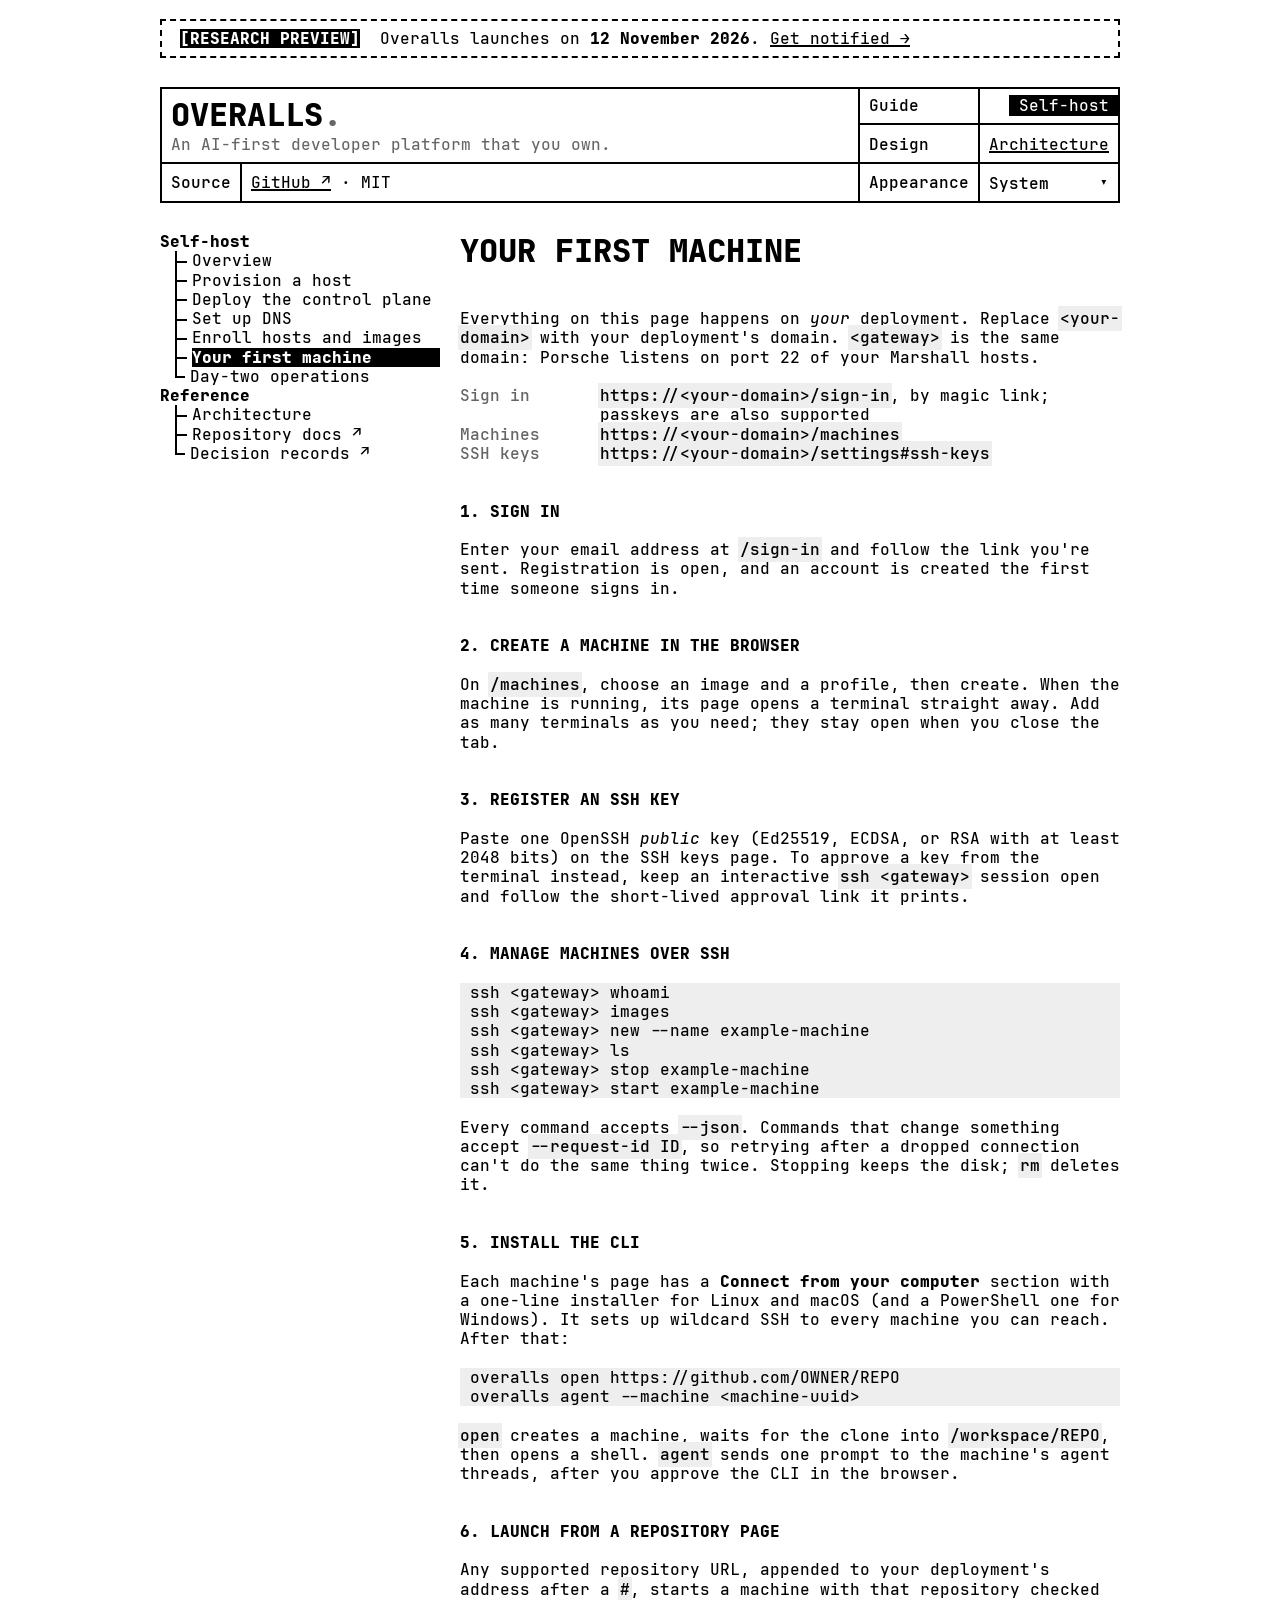
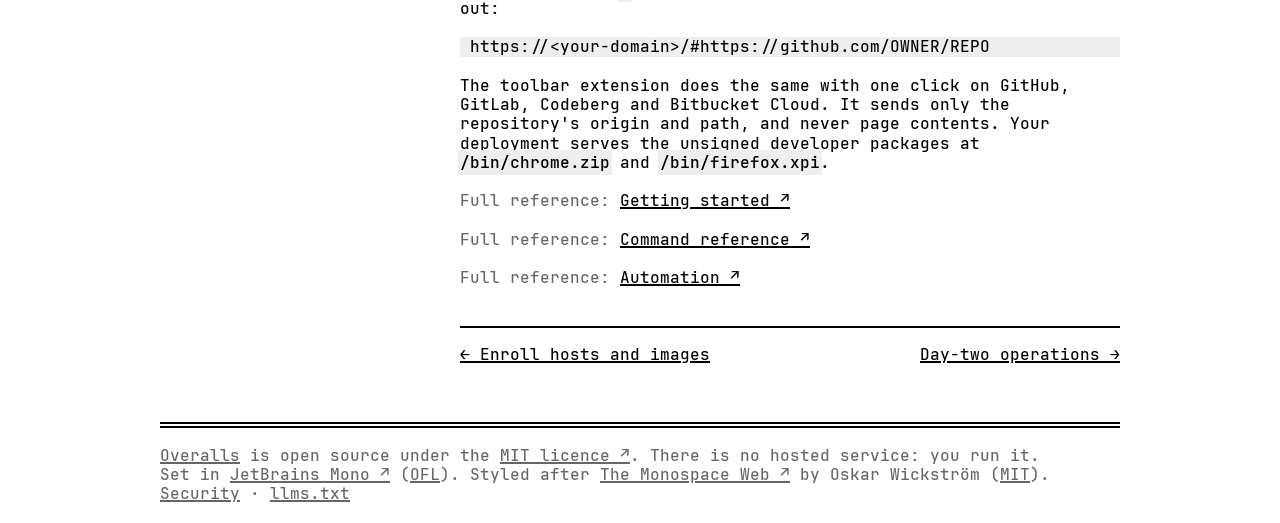
<file: self-host/first-machine.html>
<!doctype html>
<html lang="en">
<head>
<meta charset="utf-8">
<meta name="viewport" content="width=device-width, initial-scale=1">
<title>Your first machine · Overalls</title>
<meta name="description" content="Sign in to your own Overalls deployment, register a key and create a machine.">
<meta name="author" content="Geoffrey Huntley">
<link rel="canonical" href="https://overalls.dev/self-host/first-machine.html">
<meta name="robots" content="index, follow">
<meta name="color-scheme" content="light dark">
<meta name="theme-color" content="#ffffff" media="(prefers-color-scheme: light)">
<meta name="theme-color" content="#000000" media="(prefers-color-scheme: dark)">
<meta property="og:site_name" content="Overalls">
<meta property="og:type" content="website">
<meta property="og:locale" content="en_US">
<meta property="og:title" content="Your first machine · Overalls">
<meta property="og:description" content="Sign in to your own Overalls deployment, register a key and create a machine.">
<meta property="og:url" content="https://overalls.dev/self-host/first-machine.html">
<meta property="og:image" content="https://overalls.dev/assets/og.png">
<meta property="og:image:type" content="image/png">
<meta property="og:image:width" content="1200">
<meta property="og:image:height" content="630">
<meta property="og:image:alt" content="Two kittens in one pair of overalls, drawn in box-drawing characters, beside the words Overalls: an AI-first developer platform that you own.">
<meta name="twitter:card" content="summary_large_image">
<meta name="twitter:title" content="Your first machine · Overalls">
<meta name="twitter:description" content="Sign in to your own Overalls deployment, register a key and create a machine.">
<meta name="twitter:image" content="https://overalls.dev/assets/og.png">
<meta name="twitter:image:alt" content="Two kittens in one pair of overalls, drawn in box-drawing characters, beside the words Overalls: an AI-first developer platform that you own.">
<link rel="icon" type="image/svg+xml" href="../favicon.svg">
<link rel="sitemap" type="application/xml" href="../sitemap.xml">
<link rel="preload" as="font" type="font/woff2" crossorigin href="../assets/fonts/jetbrains-mono-500.woff2">
<link rel="preload" as="font" type="font/woff2" crossorigin href="../assets/fonts/jetbrains-mono-600.woff2">
<link rel="preload" as="font" type="font/woff2" crossorigin href="../assets/fonts/jetbrains-mono-800.woff2">
<link rel="stylesheet" href="../assets/css/site.css">
<script src="../assets/js/site.js"></script>
</head>
<body>
<div class="public-page">
<a href="#main-content" class="skip-link">Skip to content</a>
<aside class="announcement" aria-label="Announcement">
<span class="status-label" data-tone="experimental">RESEARCH PREVIEW</span>
<p>Overalls launches on <time datetime="2026-11-12">12 November 2026</time>. <a href="../index.html#newsletter">Get notified →</a></p>
</aside>
<header class="public-header">
<table class="header">
<tr>
<td colspan="2" rowspan="2" class="width-auto">
<p class="title"><a href="../index.html" class="console-brand">Overalls<span class="brand-dot">.</span></a></p>
<p class="tagline">An AI-first developer platform that you own.</p>
</td>
<th class="width-min">Guide</th>
<td class="width-min"><a href="../self-host/index.html" aria-current="page">Self-host</a></td>
</tr>
<tr>
<th class="width-min">Design</th>
<td class="width-min"><a href="../architecture.html">Architecture</a></td>
</tr>
<tr class="appearance-row">
<th class="width-min">Source</th>
<td class="width-auto"><a href="https://github.com/ghuntley/overalls">GitHub <span aria-hidden="true">↗</span></a> · MIT</td>
<th class="width-min">Appearance</th>
<td class="width-min"><label class="appearance-control select"><span class="sr-only">Appearance</span><select data-appearance aria-label="Appearance">
<option value="system">System</option>
<option value="light">Light</option>
<option value="dark">Dark</option>
</select></label></td>
</tr>
</table>
</header>
<div class="docs-shell">
<aside class="docs-nav">
<nav aria-label="Self-hosting guide">
<ul class="tree">
<li><strong>Self-host</strong>
<ul>
<li><a href="index.html">Overview</a></li>
<li><a href="provision.html">Provision a host</a></li>
<li><a href="deploy.html">Deploy the control plane</a></li>
<li><a href="dns.html">Set up DNS</a></li>
<li><a href="enroll.html">Enroll hosts and images</a></li>
<li><a href="first-machine.html" aria-current="page">Your first machine</a></li>
<li><a href="operations.html">Day-two operations</a></li>
</ul>
</li>
<li><strong>Reference</strong>
<ul>
<li><a href="../architecture.html">Architecture</a></li>
<li><a href="https://github.com/ghuntley/overalls/tree/trunk/docs">Repository docs ↗</a></li>
<li><a href="https://github.com/ghuntley/overalls/tree/trunk/docs/architecture/decisions">Decision records ↗</a></li>
</ul>
</li>
</ul>
</nav>
</aside>
<main id="main-content" class="docs-content prose">
<h1>Your first machine</h1>
<p>Everything on this page happens on <em>your</em> deployment. Replace <code>&lt;your-domain&gt;</code> with your deployment's domain. <code>&lt;gateway&gt;</code> is the same domain: Porsche listens on port 22 of your Marshall hosts.</p>
<dl class="kv">
<div><dt>Sign in</dt><dd><code>https://&lt;your-domain&gt;/sign-in</code>, by magic link; passkeys are also supported</dd></div>
<div><dt>Machines</dt><dd><code>https://&lt;your-domain&gt;/machines</code></dd></div>
<div><dt>SSH keys</dt><dd><code>https://&lt;your-domain&gt;/settings#ssh-keys</code></dd></div>
</dl>

<h2>1. Sign in</h2>
<p>Enter your email address at <code>/sign-in</code> and follow the link you're sent. Registration is open, and an account is created the first time someone signs in.</p>

<h2>2. Create a machine in the browser</h2>
<p>On <code>/machines</code>, choose an image and a profile, then create. When the machine is running, its page opens a terminal straight away. Add as many terminals as you need; they stay open when you close the tab.</p>

<h2>3. Register an SSH key</h2>
<p>Paste one OpenSSH <em>public</em> key (Ed25519, ECDSA, or RSA with at least 2048 bits) on the SSH keys page. To approve a key from the terminal instead, keep an interactive <code>ssh &lt;gateway&gt;</code> session open and follow the short-lived approval link it prints.</p>

<h2>4. Manage machines over SSH</h2>
<pre data-copy>ssh &lt;gateway&gt; whoami
ssh &lt;gateway&gt; images
ssh &lt;gateway&gt; new --name example-machine
ssh &lt;gateway&gt; ls
ssh &lt;gateway&gt; stop example-machine
ssh &lt;gateway&gt; start example-machine</pre>

<p>Every command accepts <code>--json</code>. Commands that change something accept <code>--request-id ID</code>, so retrying after a dropped connection can't do the same thing twice. Stopping keeps the disk; <code>rm</code> deletes it.</p>

<h2>5. Install the CLI</h2>
<p>Each machine's page has a <strong>Connect from your computer</strong> section with a one-line installer for Linux and macOS (and a PowerShell one for Windows). It sets up wildcard SSH to every machine you can reach. After that:</p>
<pre data-copy>overalls open https://github.com/OWNER/REPO
overalls agent --machine &lt;machine-uuid&gt;</pre>

<p><code>open</code> creates a machine, waits for the clone into <code>/workspace/REPO</code>, then opens a shell. <code>agent</code> sends one prompt to the machine's agent threads, after you approve the CLI in the browser.</p>

<h2>6. Launch from a repository page</h2>
<p>Any supported repository URL, appended to your deployment's address after a <code>#</code>, starts a machine with that repository checked out:</p>
<pre data-copy>https://&lt;your-domain&gt;/#https://github.com/OWNER/REPO</pre>

<p>The toolbar extension does the same with one click on GitHub, GitLab, Codeberg and Bitbucket Cloud. It sends only the repository's origin and path, and never page contents. Your deployment serves the unsigned developer packages at <code>/bin/chrome.zip</code> and <code>/bin/firefox.xpi</code>.</p>
<p class="muted">Full reference: <a href="https://github.com/ghuntley/overalls/blob/trunk/marshall/priv/docs/quickstart.md">Getting started <span aria-hidden="true">↗</span></a></p>
<p class="muted">Full reference: <a href="https://github.com/ghuntley/overalls/blob/trunk/marshall/priv/docs/commands.md">Command reference <span aria-hidden="true">↗</span></a></p>
<p class="muted">Full reference: <a href="https://github.com/ghuntley/overalls/blob/trunk/marshall/priv/docs/automation.md">Automation <span aria-hidden="true">↗</span></a></p>
<nav class="pager" aria-label="Guide pages"><a href="enroll.html">← Enroll hosts and images</a><a href="operations.html">Day-two operations →</a></nav>
</main>
</div>
<footer class="site-footer">
<p><a href="../index.html">Overalls</a> is open source under the <a href="https://github.com/ghuntley/overalls/blob/trunk/LICENSE">MIT licence <span aria-hidden="true">↗</span></a>. There is no hosted service: you run it.</p>
<p>Set in <a href="https://www.jetbrains.com/lp/mono/">JetBrains Mono <span aria-hidden="true">↗</span></a> (<a href="../assets/fonts/jetbrainsmono-OFL.txt">OFL</a>). Styled after <a href="https://owickstrom.github.io/the-monospace-web/">The Monospace Web <span aria-hidden="true">↗</span></a> by Oskar Wickström (<a href="../assets/monospace-web-LICENSE.md">MIT</a>). <a href="../security/">Security</a> · <a href="../llms.txt">llms.txt</a></p>
</footer>
</div>
<script data-collect-dnt="true" async src="https://api.ghuntley.com/latest.js"></script>
<noscript><img src="https://api.ghuntley.com/noscript.gif?collect-dnt=true" alt="" referrerpolicy="no-referrer-when-downgrade"/></noscript>
</body>
</html>
</file>
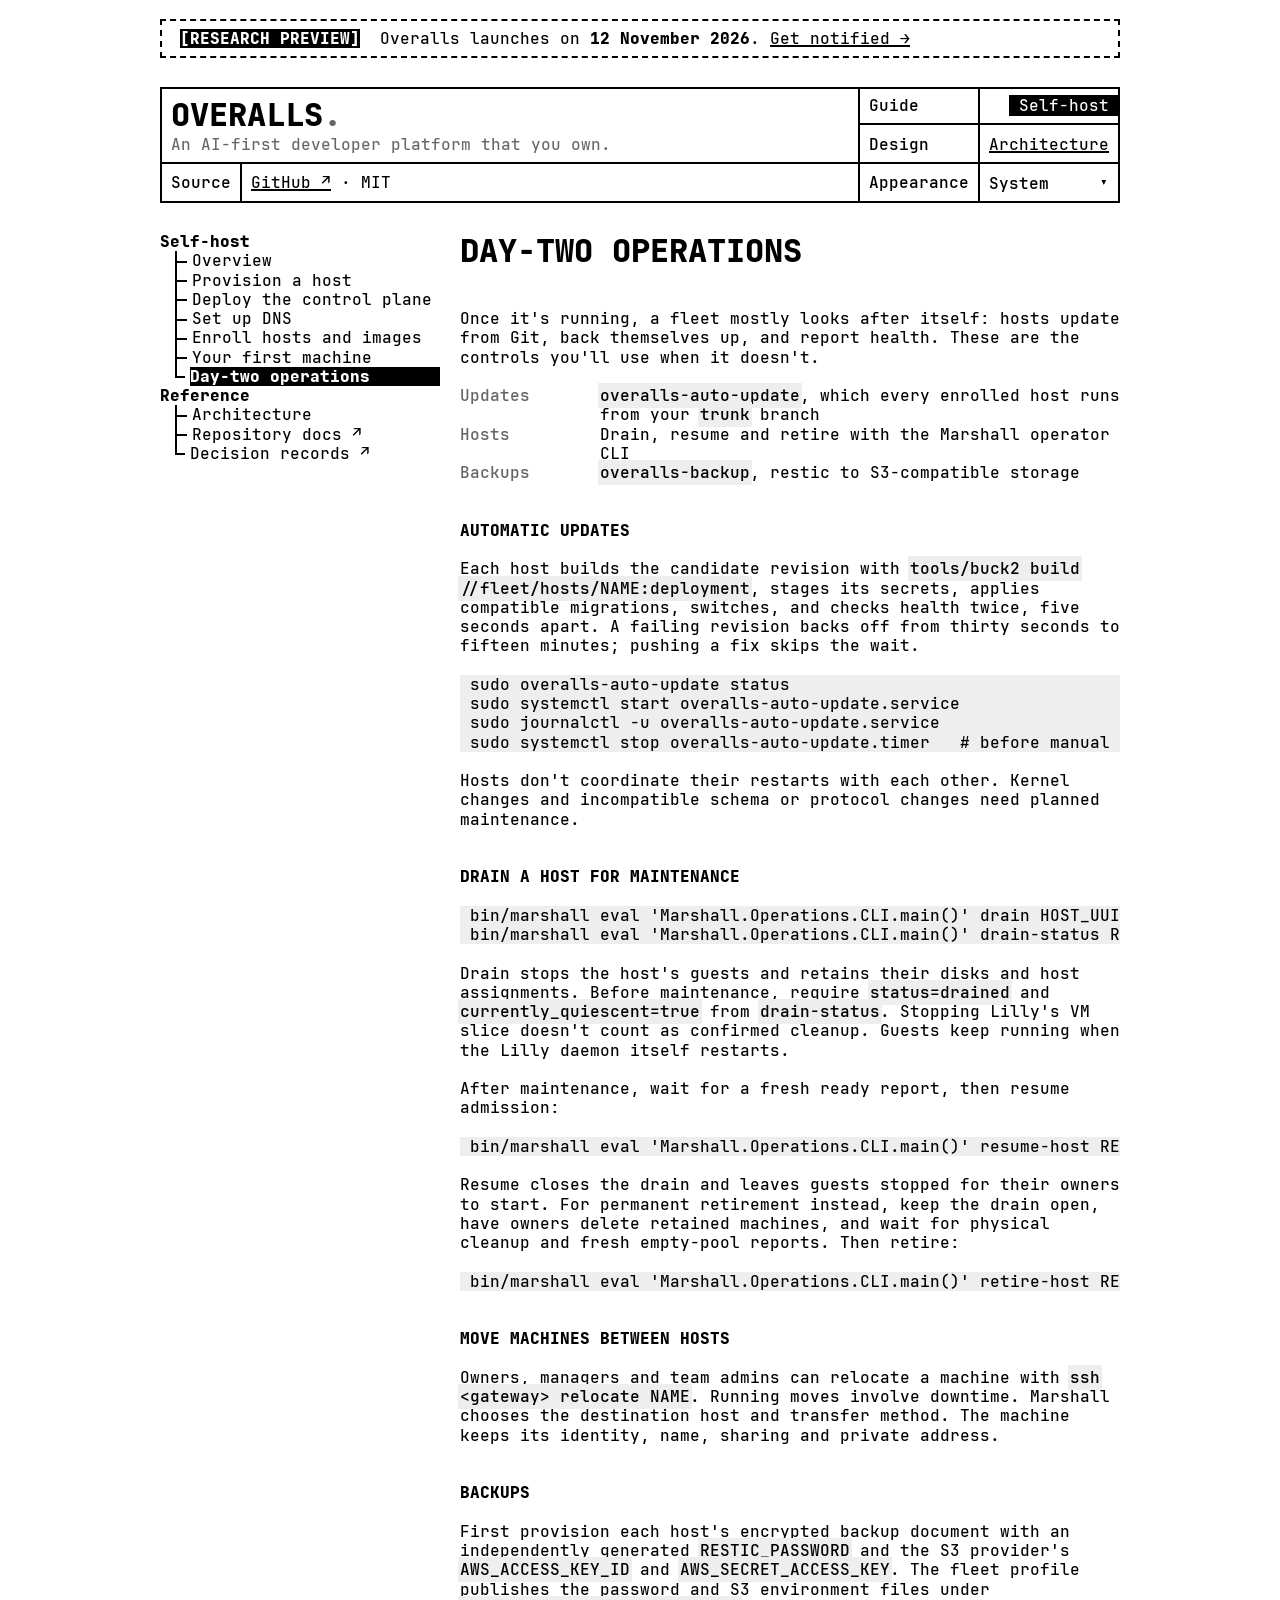
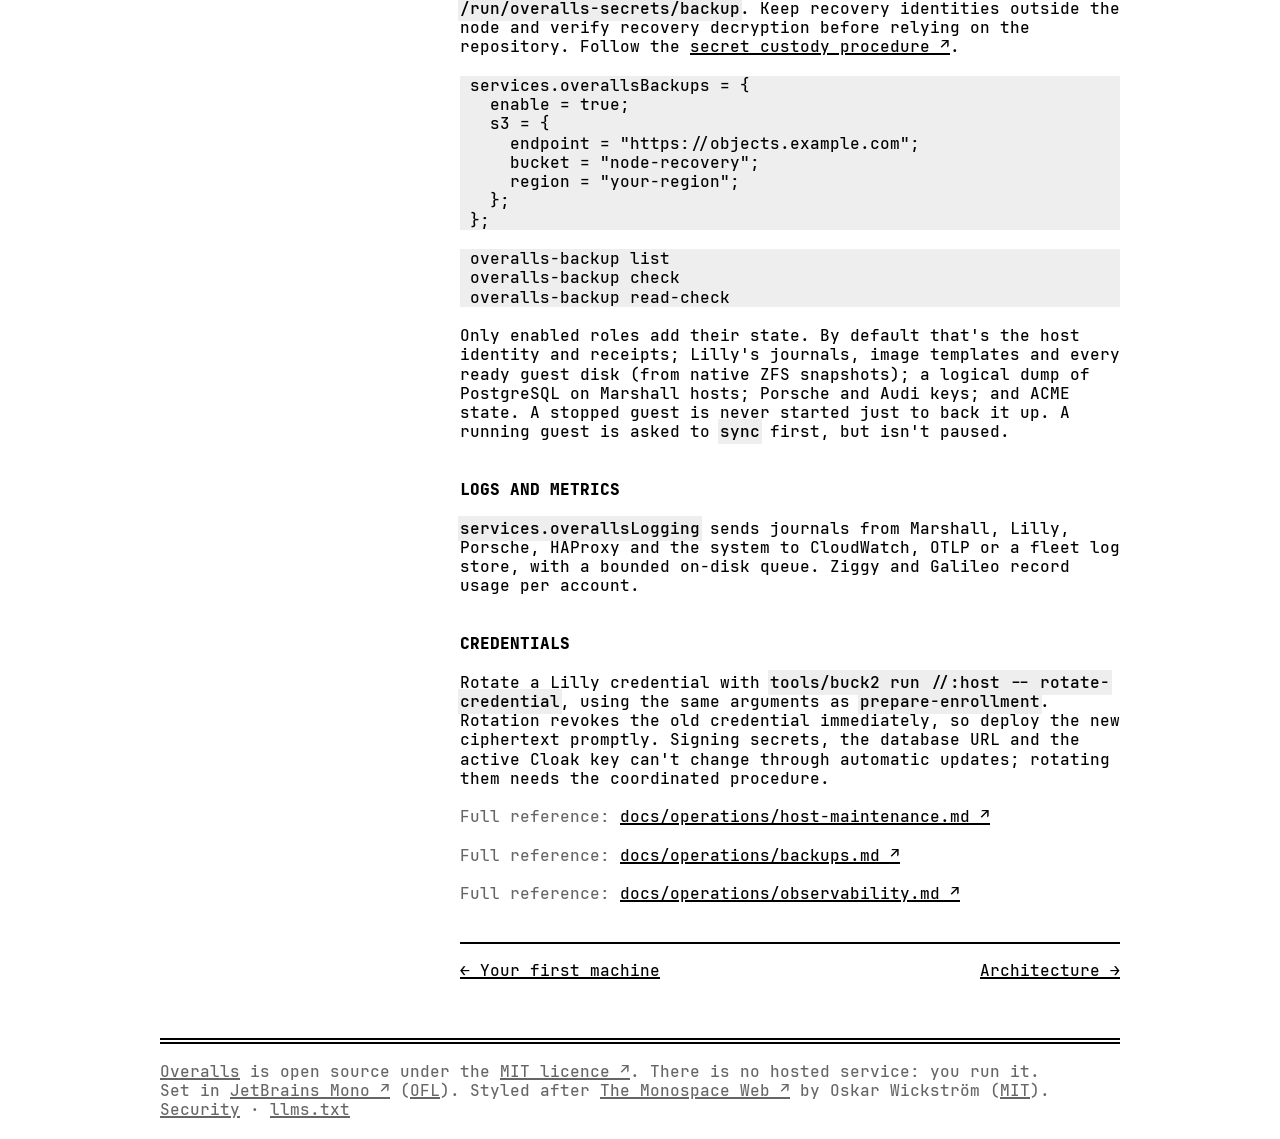
<file: self-host/operations.html>
<!doctype html>
<html lang="en">
<head>
<meta charset="utf-8">
<meta name="viewport" content="width=device-width, initial-scale=1">
<title>Day-two operations · Overalls</title>
<meta name="description" content="Updates, host drains, relocation, backups and logs for a self-hosted Overalls fleet.">
<meta name="author" content="Geoffrey Huntley">
<link rel="canonical" href="https://overalls.dev/self-host/operations.html">
<meta name="robots" content="index, follow">
<meta name="color-scheme" content="light dark">
<meta name="theme-color" content="#ffffff" media="(prefers-color-scheme: light)">
<meta name="theme-color" content="#000000" media="(prefers-color-scheme: dark)">
<meta property="og:site_name" content="Overalls">
<meta property="og:type" content="website">
<meta property="og:locale" content="en_US">
<meta property="og:title" content="Day-two operations · Overalls">
<meta property="og:description" content="Updates, host drains, relocation, backups and logs for a self-hosted Overalls fleet.">
<meta property="og:url" content="https://overalls.dev/self-host/operations.html">
<meta property="og:image" content="https://overalls.dev/assets/og.png">
<meta property="og:image:type" content="image/png">
<meta property="og:image:width" content="1200">
<meta property="og:image:height" content="630">
<meta property="og:image:alt" content="Two kittens in one pair of overalls, drawn in box-drawing characters, beside the words Overalls: an AI-first developer platform that you own.">
<meta name="twitter:card" content="summary_large_image">
<meta name="twitter:title" content="Day-two operations · Overalls">
<meta name="twitter:description" content="Updates, host drains, relocation, backups and logs for a self-hosted Overalls fleet.">
<meta name="twitter:image" content="https://overalls.dev/assets/og.png">
<meta name="twitter:image:alt" content="Two kittens in one pair of overalls, drawn in box-drawing characters, beside the words Overalls: an AI-first developer platform that you own.">
<link rel="icon" type="image/svg+xml" href="../favicon.svg">
<link rel="sitemap" type="application/xml" href="../sitemap.xml">
<link rel="preload" as="font" type="font/woff2" crossorigin href="../assets/fonts/jetbrains-mono-500.woff2">
<link rel="preload" as="font" type="font/woff2" crossorigin href="../assets/fonts/jetbrains-mono-600.woff2">
<link rel="preload" as="font" type="font/woff2" crossorigin href="../assets/fonts/jetbrains-mono-800.woff2">
<link rel="stylesheet" href="../assets/css/site.css">
<script src="../assets/js/site.js"></script>
</head>
<body>
<div class="public-page">
<a href="#main-content" class="skip-link">Skip to content</a>
<aside class="announcement" aria-label="Announcement">
<span class="status-label" data-tone="experimental">RESEARCH PREVIEW</span>
<p>Overalls launches on <time datetime="2026-11-12">12 November 2026</time>. <a href="../index.html#newsletter">Get notified →</a></p>
</aside>
<header class="public-header">
<table class="header">
<tr>
<td colspan="2" rowspan="2" class="width-auto">
<p class="title"><a href="../index.html" class="console-brand">Overalls<span class="brand-dot">.</span></a></p>
<p class="tagline">An AI-first developer platform that you own.</p>
</td>
<th class="width-min">Guide</th>
<td class="width-min"><a href="../self-host/index.html" aria-current="page">Self-host</a></td>
</tr>
<tr>
<th class="width-min">Design</th>
<td class="width-min"><a href="../architecture.html">Architecture</a></td>
</tr>
<tr class="appearance-row">
<th class="width-min">Source</th>
<td class="width-auto"><a href="https://github.com/ghuntley/overalls">GitHub <span aria-hidden="true">↗</span></a> · MIT</td>
<th class="width-min">Appearance</th>
<td class="width-min"><label class="appearance-control select"><span class="sr-only">Appearance</span><select data-appearance aria-label="Appearance">
<option value="system">System</option>
<option value="light">Light</option>
<option value="dark">Dark</option>
</select></label></td>
</tr>
</table>
</header>
<div class="docs-shell">
<aside class="docs-nav">
<nav aria-label="Self-hosting guide">
<ul class="tree">
<li><strong>Self-host</strong>
<ul>
<li><a href="index.html">Overview</a></li>
<li><a href="provision.html">Provision a host</a></li>
<li><a href="deploy.html">Deploy the control plane</a></li>
<li><a href="dns.html">Set up DNS</a></li>
<li><a href="enroll.html">Enroll hosts and images</a></li>
<li><a href="first-machine.html">Your first machine</a></li>
<li><a href="operations.html" aria-current="page">Day-two operations</a></li>
</ul>
</li>
<li><strong>Reference</strong>
<ul>
<li><a href="../architecture.html">Architecture</a></li>
<li><a href="https://github.com/ghuntley/overalls/tree/trunk/docs">Repository docs ↗</a></li>
<li><a href="https://github.com/ghuntley/overalls/tree/trunk/docs/architecture/decisions">Decision records ↗</a></li>
</ul>
</li>
</ul>
</nav>
</aside>
<main id="main-content" class="docs-content prose">
<h1>Day-two operations</h1>
<p>Once it's running, a fleet mostly looks after itself: hosts update from Git, back themselves up, and report health. These are the controls you'll use when it doesn't.</p>
<dl class="kv">
<div><dt>Updates</dt><dd><code>overalls-auto-update</code>, which every enrolled host runs from your <code>trunk</code> branch</dd></div>
<div><dt>Hosts</dt><dd>Drain, resume and retire with the Marshall operator CLI</dd></div>
<div><dt>Backups</dt><dd><code>overalls-backup</code>, restic to S3-compatible storage</dd></div>
</dl>

<h2>Automatic updates</h2>
<p>Each host builds the candidate revision with <code>tools/buck2 build //fleet/hosts/NAME:deployment</code>, stages its secrets, applies compatible migrations, switches, and checks health twice, five seconds apart. A failing revision backs off from thirty seconds to fifteen minutes; pushing a fix skips the wait.</p>
<pre data-copy>sudo overalls-auto-update status
sudo systemctl start overalls-auto-update.service
sudo journalctl -u overalls-auto-update.service
sudo systemctl stop overalls-auto-update.timer   # before manual recovery</pre>

<p>Hosts don't coordinate their restarts with each other. Kernel changes and incompatible schema or protocol changes need planned maintenance.</p>

<h2>Drain a host for maintenance</h2>
<pre data-copy>bin/marshall eval 'Marshall.Operations.CLI.main()' drain HOST_UUID REQUEST_UUID ops:ticket-123
bin/marshall eval 'Marshall.Operations.CLI.main()' drain-status REQUEST_UUID</pre>

<p>Drain stops the host's guests and retains their disks and host assignments. Before maintenance, require <code>status=drained</code> and <code>currently_quiescent=true</code> from <code>drain-status</code>. Stopping Lilly's VM slice doesn't count as confirmed cleanup. Guests keep running when the Lilly daemon itself restarts.</p>
<p>After maintenance, wait for a fresh ready report, then resume admission:</p>
<pre data-copy>bin/marshall eval 'Marshall.Operations.CLI.main()' resume-host REQUEST_UUID</pre>

<p>Resume closes the drain and leaves guests stopped for their owners to start. For permanent retirement instead, keep the drain open, have owners delete retained machines, and wait for physical cleanup and fresh empty-pool reports. Then retire:</p>
<pre data-copy>bin/marshall eval 'Marshall.Operations.CLI.main()' retire-host REQUEST_UUID</pre>


<h2>Move machines between hosts</h2>
<p>Owners, managers and team admins can relocate a machine with <code>ssh &lt;gateway&gt; relocate NAME</code>. Running moves involve downtime. Marshall chooses the destination host and transfer method. The machine keeps its identity, name, sharing and private address.</p>

<h2>Backups</h2>
<p>First provision each host's encrypted backup document with an independently generated <code>RESTIC_PASSWORD</code> and the S3 provider's <code>AWS_ACCESS_KEY_ID</code> and <code>AWS_SECRET_ACCESS_KEY</code>. The fleet profile publishes the password and S3 environment files under <code>/run/overalls-secrets/backup</code>. Keep recovery identities outside the node and verify recovery decryption before relying on the repository. Follow the <a href="https://github.com/ghuntley/overalls/blob/trunk/docs/operations/backups.md#secret-custody">secret custody procedure ↗</a>.</p>
<pre data-copy>services.overallsBackups = {
  enable = true;
  s3 = {
    endpoint = "https://objects.example.com";
    bucket = "node-recovery";
    region = "your-region";
  };
};</pre>

<pre data-copy>overalls-backup list
overalls-backup check
overalls-backup read-check</pre>

<p>Only enabled roles add their state. By default that's the host identity and receipts; Lilly's journals, image templates and every ready guest disk (from native ZFS snapshots); a logical dump of PostgreSQL on Marshall hosts; Porsche and Audi keys; and ACME state. A stopped guest is never started just to back it up. A running guest is asked to <code>sync</code> first, but isn't paused.</p>
<h2>Logs and metrics</h2>
<p><code>services.overallsLogging</code> sends journals from Marshall, Lilly, Porsche, HAProxy and the system to CloudWatch, OTLP or a fleet log store, with a bounded on-disk queue. Ziggy and Galileo record usage per account.</p>

<h2>Credentials</h2>
<p>Rotate a Lilly credential with <code>tools/buck2 run //:host -- rotate-credential</code>, using the same arguments as <code>prepare-enrollment</code>. Rotation revokes the old credential immediately, so deploy the new ciphertext promptly. Signing secrets, the database URL and the active Cloak key can't change through automatic updates; rotating them needs the coordinated procedure.</p>
<p class="muted">Full reference: <a href="https://github.com/ghuntley/overalls/blob/trunk/docs/operations/host-maintenance.md">docs/operations/host-maintenance.md <span aria-hidden="true">↗</span></a></p>
<p class="muted">Full reference: <a href="https://github.com/ghuntley/overalls/blob/trunk/docs/operations/backups.md">docs/operations/backups.md <span aria-hidden="true">↗</span></a></p>
<p class="muted">Full reference: <a href="https://github.com/ghuntley/overalls/blob/trunk/docs/operations/observability.md">docs/operations/observability.md <span aria-hidden="true">↗</span></a></p>
<nav class="pager" aria-label="Guide pages"><a href="first-machine.html">← Your first machine</a><a href="../architecture.html">Architecture →</a></nav>
</main>
</div>
<footer class="site-footer">
<p><a href="../index.html">Overalls</a> is open source under the <a href="https://github.com/ghuntley/overalls/blob/trunk/LICENSE">MIT licence <span aria-hidden="true">↗</span></a>. There is no hosted service: you run it.</p>
<p>Set in <a href="https://www.jetbrains.com/lp/mono/">JetBrains Mono <span aria-hidden="true">↗</span></a> (<a href="../assets/fonts/jetbrainsmono-OFL.txt">OFL</a>). Styled after <a href="https://owickstrom.github.io/the-monospace-web/">The Monospace Web <span aria-hidden="true">↗</span></a> by Oskar Wickström (<a href="../assets/monospace-web-LICENSE.md">MIT</a>). <a href="../security/">Security</a> · <a href="../llms.txt">llms.txt</a></p>
</footer>
</div>
<script data-collect-dnt="true" async src="https://api.ghuntley.com/latest.js"></script>
<noscript><img src="https://api.ghuntley.com/noscript.gif?collect-dnt=true" alt="" referrerpolicy="no-referrer-when-downgrade"/></noscript>
</body>
</html>
</file>
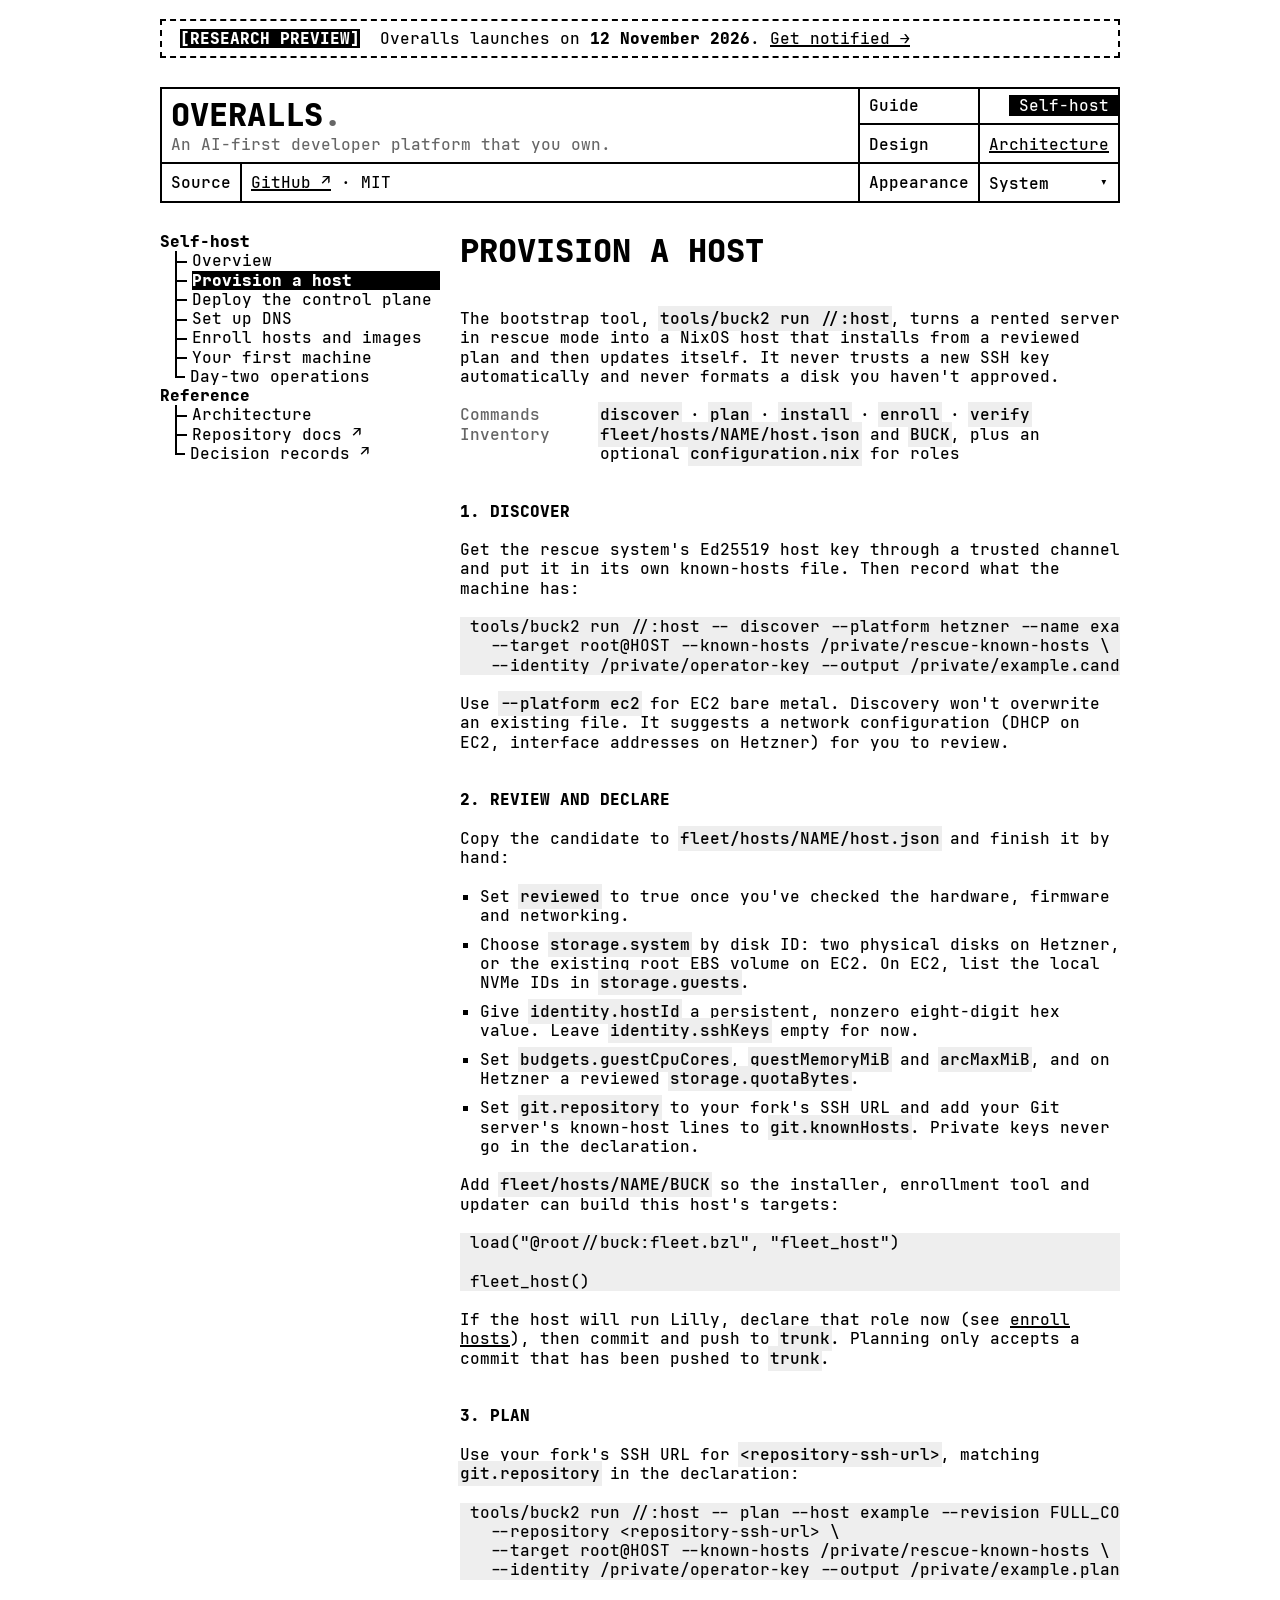
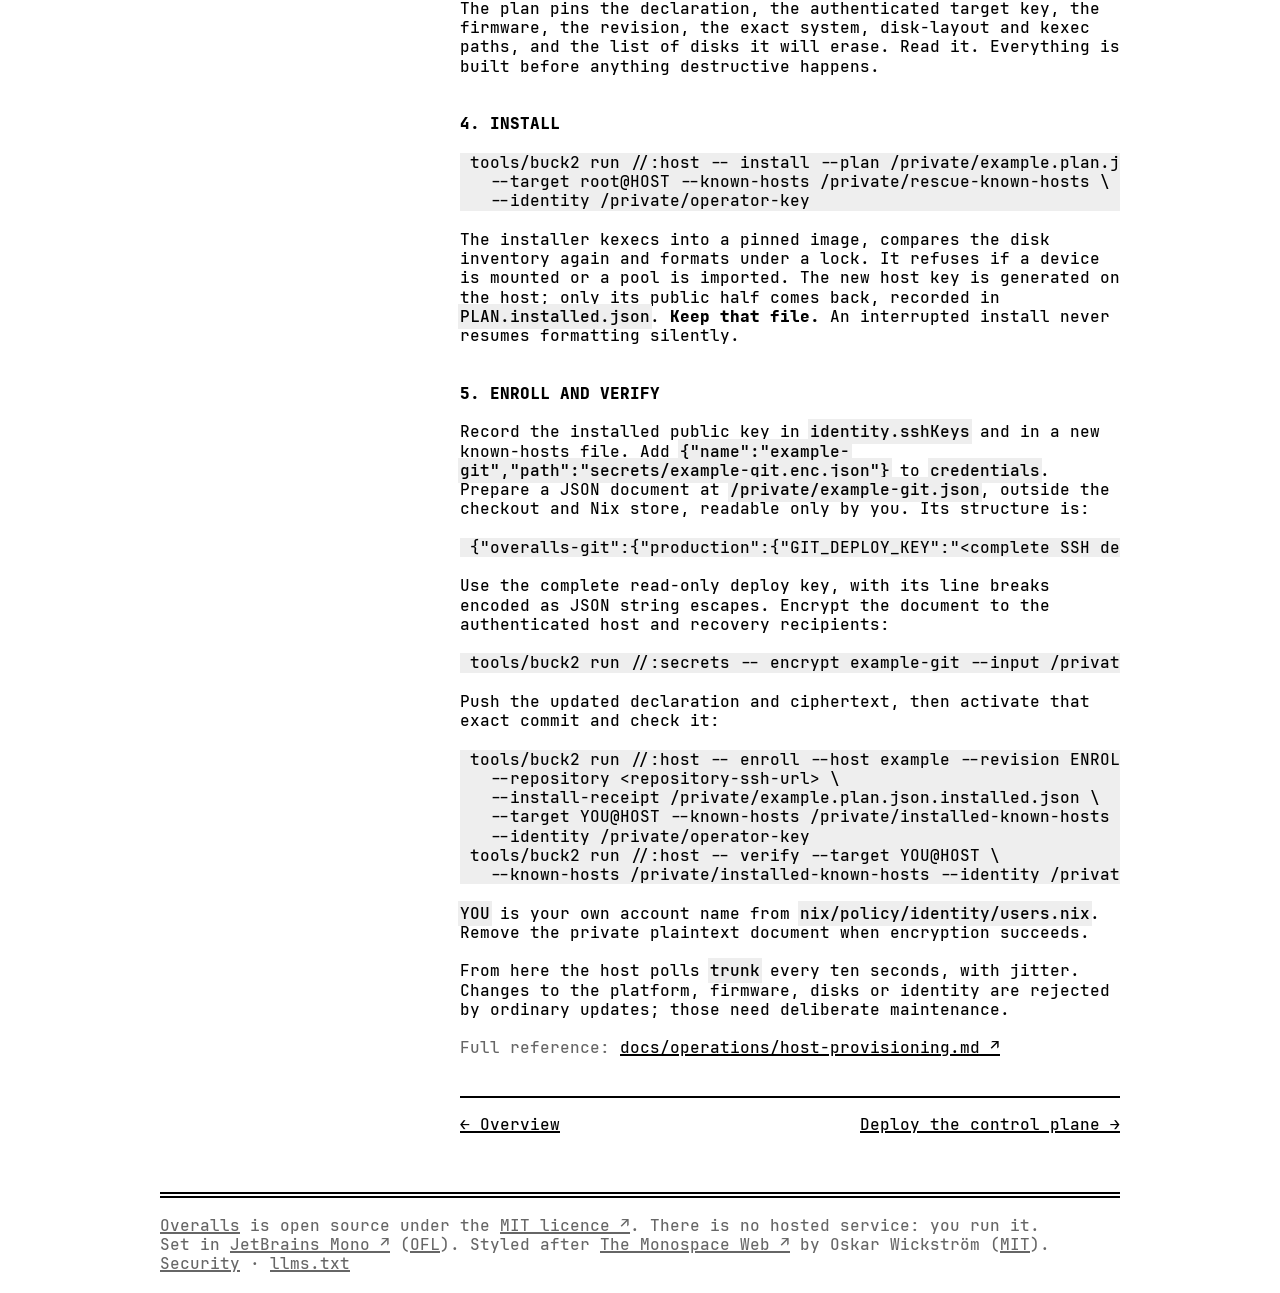
<file: self-host/provision.html>
<!doctype html>
<html lang="en">
<head>
<meta charset="utf-8">
<meta name="viewport" content="width=device-width, initial-scale=1">
<title>Provision a host · Overalls</title>
<meta name="description" content="Install NixOS on a bare-metal Overalls host from a reviewed plan.">
<meta name="author" content="Geoffrey Huntley">
<link rel="canonical" href="https://overalls.dev/self-host/provision.html">
<meta name="robots" content="index, follow">
<meta name="color-scheme" content="light dark">
<meta name="theme-color" content="#ffffff" media="(prefers-color-scheme: light)">
<meta name="theme-color" content="#000000" media="(prefers-color-scheme: dark)">
<meta property="og:site_name" content="Overalls">
<meta property="og:type" content="website">
<meta property="og:locale" content="en_US">
<meta property="og:title" content="Provision a host · Overalls">
<meta property="og:description" content="Install NixOS on a bare-metal Overalls host from a reviewed plan.">
<meta property="og:url" content="https://overalls.dev/self-host/provision.html">
<meta property="og:image" content="https://overalls.dev/assets/og.png">
<meta property="og:image:type" content="image/png">
<meta property="og:image:width" content="1200">
<meta property="og:image:height" content="630">
<meta property="og:image:alt" content="Two kittens in one pair of overalls, drawn in box-drawing characters, beside the words Overalls: an AI-first developer platform that you own.">
<meta name="twitter:card" content="summary_large_image">
<meta name="twitter:title" content="Provision a host · Overalls">
<meta name="twitter:description" content="Install NixOS on a bare-metal Overalls host from a reviewed plan.">
<meta name="twitter:image" content="https://overalls.dev/assets/og.png">
<meta name="twitter:image:alt" content="Two kittens in one pair of overalls, drawn in box-drawing characters, beside the words Overalls: an AI-first developer platform that you own.">
<link rel="icon" type="image/svg+xml" href="../favicon.svg">
<link rel="sitemap" type="application/xml" href="../sitemap.xml">
<link rel="preload" as="font" type="font/woff2" crossorigin href="../assets/fonts/jetbrains-mono-500.woff2">
<link rel="preload" as="font" type="font/woff2" crossorigin href="../assets/fonts/jetbrains-mono-600.woff2">
<link rel="preload" as="font" type="font/woff2" crossorigin href="../assets/fonts/jetbrains-mono-800.woff2">
<link rel="stylesheet" href="../assets/css/site.css">
<script src="../assets/js/site.js"></script>
</head>
<body>
<div class="public-page">
<a href="#main-content" class="skip-link">Skip to content</a>
<aside class="announcement" aria-label="Announcement">
<span class="status-label" data-tone="experimental">RESEARCH PREVIEW</span>
<p>Overalls launches on <time datetime="2026-11-12">12 November 2026</time>. <a href="../index.html#newsletter">Get notified →</a></p>
</aside>
<header class="public-header">
<table class="header">
<tr>
<td colspan="2" rowspan="2" class="width-auto">
<p class="title"><a href="../index.html" class="console-brand">Overalls<span class="brand-dot">.</span></a></p>
<p class="tagline">An AI-first developer platform that you own.</p>
</td>
<th class="width-min">Guide</th>
<td class="width-min"><a href="../self-host/index.html" aria-current="page">Self-host</a></td>
</tr>
<tr>
<th class="width-min">Design</th>
<td class="width-min"><a href="../architecture.html">Architecture</a></td>
</tr>
<tr class="appearance-row">
<th class="width-min">Source</th>
<td class="width-auto"><a href="https://github.com/ghuntley/overalls">GitHub <span aria-hidden="true">↗</span></a> · MIT</td>
<th class="width-min">Appearance</th>
<td class="width-min"><label class="appearance-control select"><span class="sr-only">Appearance</span><select data-appearance aria-label="Appearance">
<option value="system">System</option>
<option value="light">Light</option>
<option value="dark">Dark</option>
</select></label></td>
</tr>
</table>
</header>
<div class="docs-shell">
<aside class="docs-nav">
<nav aria-label="Self-hosting guide">
<ul class="tree">
<li><strong>Self-host</strong>
<ul>
<li><a href="index.html">Overview</a></li>
<li><a href="provision.html" aria-current="page">Provision a host</a></li>
<li><a href="deploy.html">Deploy the control plane</a></li>
<li><a href="dns.html">Set up DNS</a></li>
<li><a href="enroll.html">Enroll hosts and images</a></li>
<li><a href="first-machine.html">Your first machine</a></li>
<li><a href="operations.html">Day-two operations</a></li>
</ul>
</li>
<li><strong>Reference</strong>
<ul>
<li><a href="../architecture.html">Architecture</a></li>
<li><a href="https://github.com/ghuntley/overalls/tree/trunk/docs">Repository docs ↗</a></li>
<li><a href="https://github.com/ghuntley/overalls/tree/trunk/docs/architecture/decisions">Decision records ↗</a></li>
</ul>
</li>
</ul>
</nav>
</aside>
<main id="main-content" class="docs-content prose">
<h1>Provision a host</h1>
<p>The bootstrap tool, <code>tools/buck2 run //:host</code>, turns a rented server in rescue mode into a NixOS host that installs from a reviewed plan and then updates itself. It never trusts a new SSH key automatically and never formats a disk you haven't approved.</p>
<dl class="kv">
<div><dt>Commands</dt><dd><code>discover</code> · <code>plan</code> · <code>install</code> · <code>enroll</code> · <code>verify</code></dd></div>
<div><dt>Inventory</dt><dd><code>fleet/hosts/NAME/host.json</code> and <code>BUCK</code>, plus an optional <code>configuration.nix</code> for roles</dd></div>
</dl>

<h2>1. Discover</h2>
<p>Get the rescue system's Ed25519 host key through a trusted channel and put it in its own known-hosts file. Then record what the machine has:</p>
<pre data-copy>tools/buck2 run //:host -- discover --platform hetzner --name example \
  --target root@HOST --known-hosts /private/rescue-known-hosts \
  --identity /private/operator-key --output /private/example.candidate.json</pre>

<p>Use <code>--platform ec2</code> for EC2 bare metal. Discovery won't overwrite an existing file. It suggests a network configuration (DHCP on EC2, interface addresses on Hetzner) for you to review.</p>

<h2>2. Review and declare</h2>
<p>Copy the candidate to <code>fleet/hosts/NAME/host.json</code> and finish it by hand:</p>
<ul>
<li>Set <code>reviewed</code> to true once you've checked the hardware, firmware and networking.</li>
<li>Choose <code>storage.system</code> by disk ID: two physical disks on Hetzner, or the existing root EBS volume on EC2. On EC2, list the local NVMe IDs in <code>storage.guests</code>.</li>
<li>Give <code>identity.hostId</code> a persistent, nonzero eight-digit hex value. Leave <code>identity.sshKeys</code> empty for now.</li>
<li>Set <code>budgets.guestCpuCores</code>, <code>guestMemoryMiB</code> and <code>arcMaxMiB</code>, and on Hetzner a reviewed <code>storage.quotaBytes</code>.</li>
<li>Set <code>git.repository</code> to your fork's SSH URL and add your Git server's known-host lines to <code>git.knownHosts</code>. Private keys never go in the declaration.</li>
</ul>
<p>Add <code>fleet/hosts/NAME/BUCK</code> so the installer, enrollment tool and updater can build this host's targets:</p>
<pre data-copy>load("@root//buck:fleet.bzl", "fleet_host")

fleet_host()</pre>

<p>If the host will run Lilly, declare that role now (see <a href="enroll.html">enroll hosts</a>), then commit and push to <code>trunk</code>. Planning only accepts a commit that has been pushed to <code>trunk</code>.</p>

<h2>3. Plan</h2>
<p>Use your fork's SSH URL for <code>&lt;repository-ssh-url&gt;</code>, matching <code>git.repository</code> in the declaration:</p>
<pre data-copy>tools/buck2 run //:host -- plan --host example --revision FULL_COMMIT \
  --repository &lt;repository-ssh-url&gt; \
  --target root@HOST --known-hosts /private/rescue-known-hosts \
  --identity /private/operator-key --output /private/example.plan.json</pre>

<p>The plan pins the declaration, the authenticated target key, the firmware, the revision, the exact system, disk-layout and kexec paths, and the list of disks it will erase. Read it. Everything is built before anything destructive happens.</p>

<h2>4. Install</h2>
<pre data-copy>tools/buck2 run //:host -- install --plan /private/example.plan.json --erase PLAN_SHA256 \
  --target root@HOST --known-hosts /private/rescue-known-hosts \
  --identity /private/operator-key</pre>

<p>The installer kexecs into a pinned image, compares the disk inventory again and formats under a lock. It refuses if a device is mounted or a pool is imported. The new host key is generated on the host; only its public half comes back, recorded in <code>PLAN.installed.json</code>. <strong>Keep that file.</strong> An interrupted install never resumes formatting silently.</p>

<h2>5. Enroll and verify</h2>
<p>Record the installed public key in <code>identity.sshKeys</code> and in a new known-hosts file. Add <code>{"name":"example-git","path":"secrets/example-git.enc.json"}</code> to <code>credentials</code>. Prepare a JSON document at <code>/private/example-git.json</code>, outside the checkout and Nix store, readable only by you. Its structure is:</p>
<pre data-copy>{"overalls-git":{"production":{"GIT_DEPLOY_KEY":"&lt;complete SSH deploy key&gt;"}}}</pre>

<p>Use the complete read-only deploy key, with its line breaks encoded as JSON string escapes. Encrypt the document to the authenticated host and recovery recipients:</p>
<pre data-copy>tools/buck2 run //:secrets -- encrypt example-git --input /private/example-git.json</pre>

<p>Push the updated declaration and ciphertext, then activate that exact commit and check it:</p>
<pre data-copy>tools/buck2 run //:host -- enroll --host example --revision ENROLLED_FULL_COMMIT \
  --repository &lt;repository-ssh-url&gt; \
  --install-receipt /private/example.plan.json.installed.json \
  --target YOU@HOST --known-hosts /private/installed-known-hosts \
  --identity /private/operator-key
tools/buck2 run //:host -- verify --target YOU@HOST \
  --known-hosts /private/installed-known-hosts --identity /private/operator-key</pre>

<p><code>YOU</code> is your own account name from <code>nix/policy/identity/users.nix</code>. Remove the private plaintext document when encryption succeeds.</p>
<p>From here the host polls <code>trunk</code> every ten seconds, with jitter. Changes to the platform, firmware, disks or identity are rejected by ordinary updates; those need deliberate maintenance.</p>
<p class="muted">Full reference: <a href="https://github.com/ghuntley/overalls/blob/trunk/docs/operations/host-provisioning.md">docs/operations/host-provisioning.md <span aria-hidden="true">↗</span></a></p>
<nav class="pager" aria-label="Guide pages"><a href="index.html">← Overview</a><a href="deploy.html">Deploy the control plane →</a></nav>
</main>
</div>
<footer class="site-footer">
<p><a href="../index.html">Overalls</a> is open source under the <a href="https://github.com/ghuntley/overalls/blob/trunk/LICENSE">MIT licence <span aria-hidden="true">↗</span></a>. There is no hosted service: you run it.</p>
<p>Set in <a href="https://www.jetbrains.com/lp/mono/">JetBrains Mono <span aria-hidden="true">↗</span></a> (<a href="../assets/fonts/jetbrainsmono-OFL.txt">OFL</a>). Styled after <a href="https://owickstrom.github.io/the-monospace-web/">The Monospace Web <span aria-hidden="true">↗</span></a> by Oskar Wickström (<a href="../assets/monospace-web-LICENSE.md">MIT</a>). <a href="../security/">Security</a> · <a href="../llms.txt">llms.txt</a></p>
</footer>
</div>
<script data-collect-dnt="true" async src="https://api.ghuntley.com/latest.js"></script>
<noscript><img src="https://api.ghuntley.com/noscript.gif?collect-dnt=true" alt="" referrerpolicy="no-referrer-when-downgrade"/></noscript>
</body>
</html>
</file>
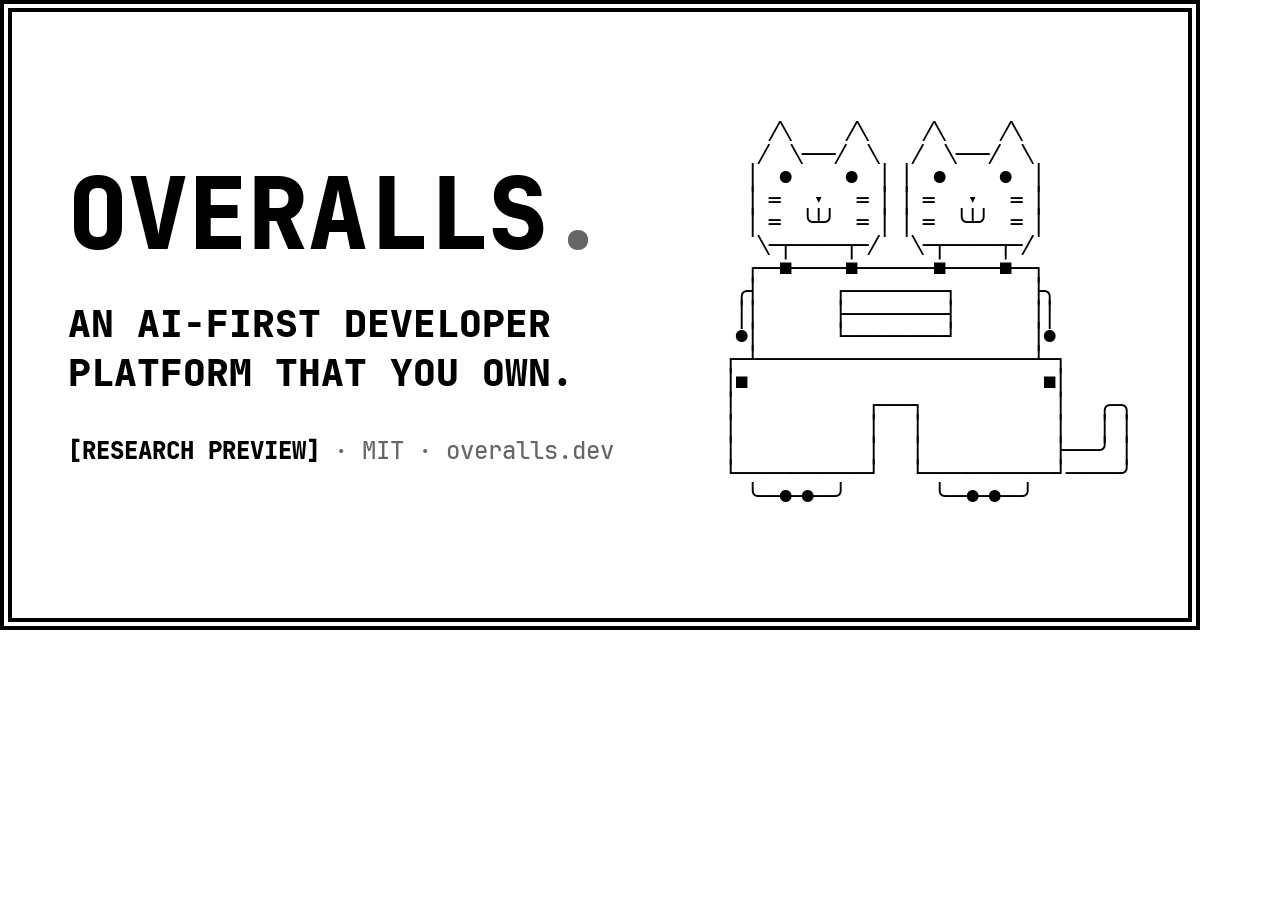
<file: tools/site/og.html>
<!doctype html>
<html lang="en" data-theme="light">
<head>
<meta charset="utf-8">
<title>Overalls social card</title>
<link rel="stylesheet" href="../../assets/css/site.css">
<style>
/* Source for assets/og.png (1200x630). Regenerate with the command in tools/site/README.md. */
html, body { width: 1200px; height: 630px; overflow: hidden; }
body { font-size: 24px; }
.card { box-sizing: border-box; width: 1200px; height: 630px; padding: 48px 56px; display: grid;
  grid-template-columns: 1fr max-content; gap: 40px; align-items: center;
  border: 12px double var(--text-color); }
.brand { font-weight: 800; font-size: 100px; white-space: nowrap; line-height: 1; text-transform: uppercase; margin: 0; }
.brand span { color: var(--text-color-alt); }
.tag { font-size: 38px; line-height: 1.3; font-weight: 800; text-transform: uppercase; margin: 36px 0 0; text-wrap: balance; }
.meta { font-size: 24px; line-height: 1.4; color: var(--text-color-alt); margin: 36px 0 0; }
.meta b { color: var(--text-color); }
pre.mark { font-size: 19px; line-height: 1.2; margin: 0; }
</style>
</head>
<body>
<div class="card">
<div>
<p class="brand">Overalls<span>.</span></p>
<p class="tag">An AI-first developer platform that you own.</p>
<p class="meta"><b>[RESEARCH PREVIEW]</b> · MIT · overalls.dev</p>
</div>
<pre class="mark" aria-hidden="true">    ╱╲     ╱╲     ╱╲     ╱╲
   ╱  ╲───╱  ╲   ╱  ╲───╱  ╲
  │  ●     ●  │ │  ●     ●  │
  │ ═   ▾   ═ │ │ ═   ▾   ═ │
  │ ═  ╰┴╯  ═ │ │ ═  ╰┴╯  ═ │
   ╲─┬─────┬─╱   ╲─┬─────┬─╱
  ┌──■─────■───────■─────■──┐
 ╭┤       ┌─────────┐       ├╮
 ││       ├─────────┤       ││
 ●│       └─────────┘       │●
┌─┴─────────────────────────┴─┐
│■                           ■│
│            ┌───┐            │   ╭─╮
│            │   │            │   │ │
│            │   │            ├───╯ │
└────────────┘   └────────────┘─────╯
  ╰──●─●──╯        ╰──●─●──╯</pre>
</div>
</body>
</html>
</file>
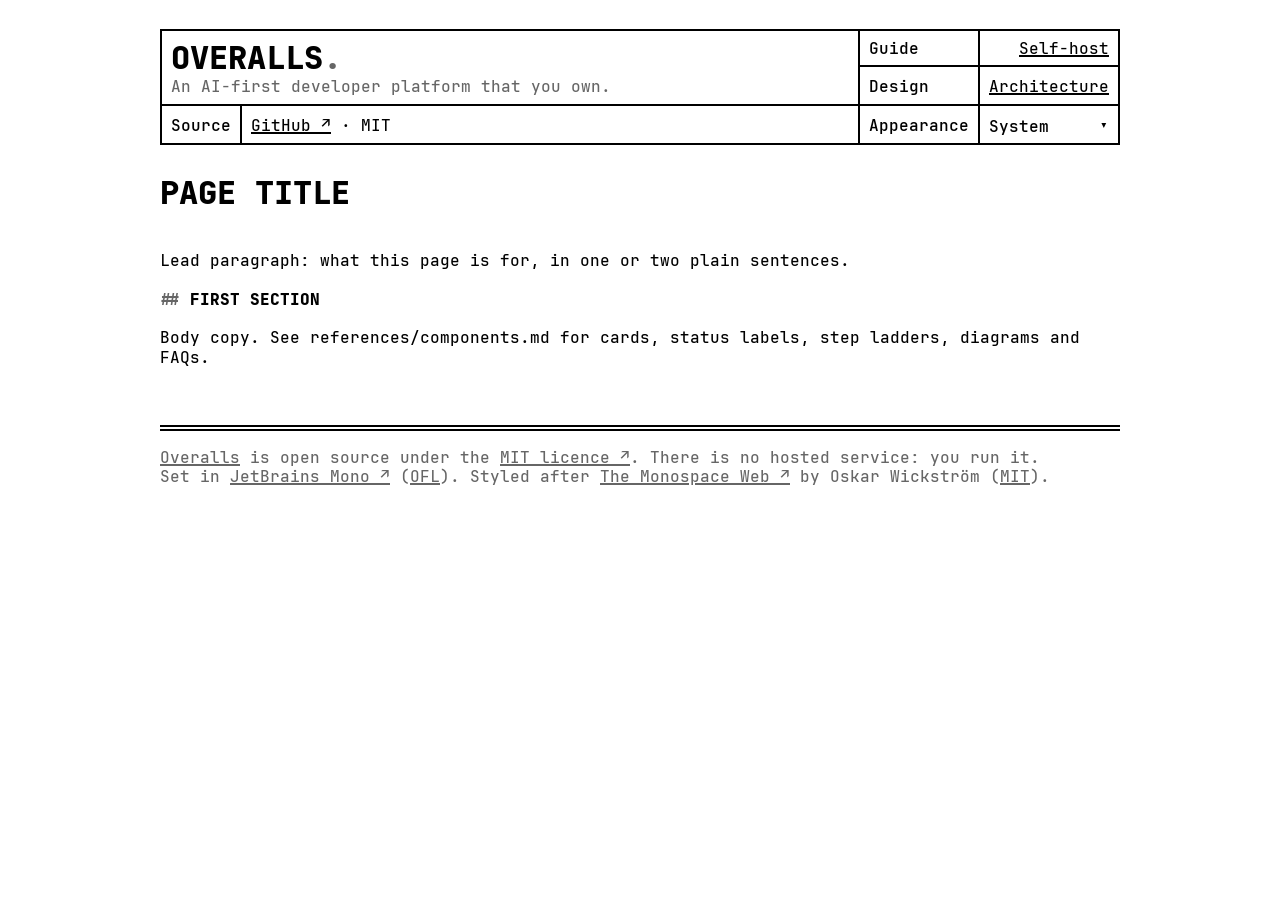
<file: .claude/skills/overalls-design/assets/page-template.html>
<!doctype html>
<html lang="en">
<head>
<meta charset="utf-8">
<meta name="viewport" content="width=device-width, initial-scale=1">
<title>Page · Overalls</title>
<meta name="description" content="One plain sentence about this page.">
<meta name="color-scheme" content="light dark">
<link rel="icon" type="image/svg+xml" href="favicon.svg">
<link rel="preload" as="font" type="font/woff2" crossorigin href="fonts/jetbrains-mono-500.woff2">
<link rel="preload" as="font" type="font/woff2" crossorigin href="fonts/jetbrains-mono-600.woff2">
<link rel="preload" as="font" type="font/woff2" crossorigin href="fonts/jetbrains-mono-800.woff2">
<link rel="stylesheet" href="site.css">
<script src="site.js"></script>
</head>
<body>
<div class="public-page">
<a href="#main-content" class="skip-link">Skip to content</a>
<header class="public-header">
<table class="header">
<tr>
<td colspan="2" rowspan="2" class="width-auto">
<p class="title"><a href="index.html" class="console-brand">Overalls<span class="brand-dot">.</span></a></p>
<p class="tagline">An AI-first developer platform that you own.</p>
</td>
<th class="width-min">Guide</th>
<td class="width-min"><a href="#">Self-host</a></td>
</tr>
<tr>
<th class="width-min">Design</th>
<td class="width-min"><a href="#">Architecture</a></td>
</tr>
<tr class="appearance-row">
<th class="width-min">Source</th>
<td class="width-auto"><a href="https://github.com/ghuntley/overalls">GitHub <span aria-hidden="true">↗</span></a> · MIT</td>
<th class="width-min">Appearance</th>
<td class="width-min"><label class="appearance-control select"><span class="sr-only">Appearance</span><select data-appearance aria-label="Appearance">
<option value="system">System</option><option value="light">Light</option><option value="dark">Dark</option>
</select></label></td>
</tr>
</table>
</header>
<main id="main-content">
<div class="prose">
<h1>Page title</h1>
<p>Lead paragraph: what this page is for, in one or two plain sentences.</p>
</div>
<section aria-labelledby="first">
<h2 id="first">First section</h2>
<p>Body copy. See references/components.md for cards, status labels, step ladders, diagrams and FAQs.</p>
</section>
</main>
<footer class="site-footer">
<p><a href="index.html">Overalls</a> is open source under the <a href="https://github.com/ghuntley/overalls/blob/main/LICENSE">MIT licence <span aria-hidden="true">↗</span></a>. There is no hosted service: you run it.</p>
<p>Set in <a href="https://www.jetbrains.com/lp/mono/">JetBrains Mono <span aria-hidden="true">↗</span></a> (<a href="fonts/jetbrainsmono-OFL.txt">OFL</a>). Styled after <a href="https://owickstrom.github.io/the-monospace-web/">The Monospace Web <span aria-hidden="true">↗</span></a> by Oskar Wickström (<a href="monospace-web-LICENSE.md">MIT</a>).</p>
</footer>
</div>
</body>
</html>
</file>
<file: assets/css/site.css>
/*
 * Overalls website stylesheet.
 *
 * The visual language is The Monospace Web by Oskar Wickström (MIT,
 * https://github.com/owickstrom/the-monospace-web; see
 * assets/monospace-web-LICENSE.md), as adapted for Overalls' own web
 * interface. Typeface: JetBrains Mono (SIL OFL 1.1, assets/fonts).
 *
 * Rules: one grid cell is 1ch wide and var(--line-height) tall. Colours come
 * only from the four tokens below. No rounded corners, shadows or gradients.
 */

/* ---- tokens ---------------------------------------------------------- */
:root {
  --font-family: "JetBrains Mono", ui-monospace, monospace;
  /* 1.2rem, declared as 1.203125rem (19.25px at 16px, 16.84375px at 14px) so
     browser layout units of 1/64 px stay exact and lines never drift. */
  --line-height: 1.203125rem;
  --border-thickness: 2px;
  --font-weight-normal: 500;
  --font-weight-medium: 600;
  --font-weight-bold: 800;
  --text-color: #000;
  --text-color-alt: #666;
  --background-color: #fff;
  --background-color-alt: #eee;
  color-scheme: light;
}
:root[data-theme="dark"] {
  --text-color: #fff;
  --text-color-alt: #aaa;
  --background-color: #000;
  --background-color-alt: #111;
  color-scheme: dark;
}
@media (prefers-color-scheme: dark) {
  :root:not([data-theme="light"]) {
    --text-color: #fff;
    --text-color-alt: #aaa;
    --background-color: #000;
    --background-color-alt: #111;
    color-scheme: dark;
  }
}

/* ---- fonts ----------------------------------------------------------- */
/* block, not swap: every weight on screen is preloaded, so text waits a beat
 * for JetBrains Mono instead of painting a fallback face and reflowing the
 * box-drawing art when it arrives. Files are subset to Latin, punctuation,
 * arrows, maths and box drawing (U+2500-25FF). */
@font-face {
  font-family: "JetBrains Mono";
  font-style: normal;
  font-weight: 500;
  font-display: block;
  src: url(../fonts/jetbrains-mono-500.woff2) format("woff2");
}
@font-face {
  font-family: "JetBrains Mono";
  font-style: italic;
  font-weight: 500;
  font-display: block;
  src: url(../fonts/jetbrains-mono-500-italic.woff2) format("woff2");
}
@font-face {
  font-family: "JetBrains Mono";
  font-style: normal;
  font-weight: 600;
  font-display: block;
  src: url(../fonts/jetbrains-mono-600.woff2) format("woff2");
}
@font-face {
  font-family: "JetBrains Mono";
  font-style: normal;
  font-weight: 800;
  font-display: block;
  src: url(../fonts/jetbrains-mono-800.woff2) format("woff2");
}

/* ---- base elements ---------------------------------------------------- */
/*
 * Adapted from The Monospace Web by Oskar Wickström (MIT License,
 * https://github.com/owickstrom/the-monospace-web; see
 * assets/monospace-web-LICENSE.md). Differences from upstream: no
 * external font import (fonts.css serves JetBrains Mono locally), colours
 * come from tokens.css, the universal sibling margin is scoped to flow
 * containers, the 80ch page cap moves to .prose, and form controls include
 * <select>. Everything else keeps the upstream character grid: 1ch wide,
 * var(--line-height) tall.
 */
:root {
  font-family: var(--font-family);
  font-optical-sizing: auto;
  font-weight: var(--font-weight-normal);
  font-style: normal;
  font-variant-numeric: tabular-nums lining-nums;
  font-size: 16px;
}

* {
  box-sizing: border-box;
}

/* Vertical rhythm. Upstream applies `* + *`; here it is limited to flow
   containers so renderer-owned DOM (xterm rows, topbar, dialogs, streams)
   keeps its own geometry. */
:where(.stack, .prose, .panel-body) > * + * {
  margin-top: var(--line-height);
}

html {
  width: 100%;
  margin: 0;
  padding: 0;
  background: var(--background-color);
  color: var(--text-color);
}

body {
  position: relative;
  width: 100%;
  min-height: 100dvh;
  margin: 0;
  padding: 0;
  line-height: var(--line-height);
  overflow-x: hidden;
}

@media screen and (max-width: 480px) {
  :root {
    font-size: 14px;
  }
}

.prose {
  max-width: calc(min(80ch, round(down, 100%, 1ch)));
}

h1, h2, h3, h4, h5, h6 {
  font-weight: var(--font-weight-bold);
  margin: calc(var(--line-height) * 2) 0 var(--line-height);
  line-height: var(--line-height);
}

h1 {
  font-size: 2rem;
  line-height: calc(2 * var(--line-height));
  margin-bottom: calc(var(--line-height) * 2);
  text-transform: uppercase;
}
h2 {
  font-size: 1rem;
  text-transform: uppercase;
}
h3, h4, h5, h6 {
  font-size: 1rem;
}
h1.ident, .ident h1 {
  font-size: 1rem;
  line-height: var(--line-height);
  text-transform: none;
  margin-bottom: var(--line-height);
}
:is(h1, h2, h3, h4, h5, h6):first-child {
  margin-top: 0;
}

hr {
  position: relative;
  display: block;
  height: var(--line-height);
  margin: calc(var(--line-height) * 1.5) 0;
  border: none;
  color: var(--text-color);
}
hr:after {
  display: block;
  content: "";
  position: absolute;
  top: calc(var(--line-height) / 2 - var(--border-thickness));
  left: 0;
  width: 100%;
  border-top: calc(var(--border-thickness) * 3) double var(--text-color);
  height: 0;
}

a {
  text-decoration-thickness: var(--border-thickness);
}

a:link, a:visited {
  color: var(--text-color);
}

p {
  margin: 0 0 var(--line-height);
  word-break: break-word;
  word-wrap: break-word;
  hyphens: auto;
}

strong {
  font-weight: var(--font-weight-bold);
}
em {
  font-style: italic;
}

sub {
  position: relative;
  display: inline-block;
  margin: 0;
  vertical-align: sub;
  line-height: 0;
  width: calc(1ch / 0.75);
  font-size: .75rem;
}

table {
  position: relative;
  top: calc(var(--line-height) / 2);
  width: calc(round(down, 100%, 1ch));
  border-collapse: collapse;
  margin: 0 0 calc(var(--line-height) * 2);
}

th, td {
  border: var(--border-thickness) solid var(--text-color);
  padding:
    calc((var(--line-height) / 2))
    calc(1ch - var(--border-thickness) / 2)
    calc((var(--line-height) / 2) - (var(--border-thickness)))
  ;
  line-height: var(--line-height);
  vertical-align: top;
  text-align: left;
}
table tbody tr:first-child > * {
  padding-top: calc((var(--line-height) / 2) - var(--border-thickness));
}

th {
  font-weight: var(--font-weight-medium);
}
.width-min {
  width: 0%;
  white-space: nowrap;
}
.width-auto {
  width: 100%;
}
td.num, th.num {
  text-align: right;
}

.header {
  margin-bottom: calc(var(--line-height) * 2);
}
.header h1 {
  margin: 0;
}
.header tr td:last-child {
  text-align: right;
}

img, video {
  display: block;
  width: 100%;
  object-fit: contain;
  overflow: hidden;
}
img {
  font-style: italic;
  color: var(--text-color-alt);
}

details {
  border: var(--border-thickness) solid var(--text-color);
  padding: calc(var(--line-height) - var(--border-thickness)) 1ch;
  margin-bottom: var(--line-height);
}

summary {
  font-weight: var(--font-weight-medium);
  cursor: pointer;
}
details[open] summary {
  margin-bottom: var(--line-height);
}

details ::marker {
  display: inline-block;
  content: '▶';
  margin: 0;
}
details[open] ::marker {
  content: '▼';
}

details :last-child {
  margin-bottom: 0;
}

pre {
  white-space: pre;
  overflow-x: auto;
  margin: var(--line-height) 0;
}
pre.columns {
  white-space: pre;
}
figure pre {
  margin: 0;
}

pre, code, kbd, samp {
  font-family: var(--font-family);
}

code {
  font-weight: var(--font-weight-medium);
}

figure {
  margin: calc(var(--line-height) * 2) 3ch;
}

figcaption {
  display: block;
  font-style: italic;
  margin-top: var(--line-height);
}

ul, ol {
  padding: 0;
  margin: 0 0 var(--line-height);
}

ul {
  list-style-type: square;
  padding: 0 0 0 2ch;
}
ol {
  list-style-type: none;
  counter-reset: item;
  padding: 0;
}
ol ul,
ol ol,
ul ol,
ul ul {
  padding: 0 0 0 3ch;
  margin: 0;
}
ol li:before {
  content: counters(item, ".") ". ";
  counter-increment: item;
  font-weight: var(--font-weight-medium);
}

li {
  margin: 0;
  padding: 0;
}

li::marker {
  line-height: 0;
}

::-webkit-scrollbar {
    height: var(--line-height);
}

input, button, textarea, select {
  border: var(--border-thickness) solid var(--text-color);
  padding:
    calc(var(--line-height) / 2 - var(--border-thickness))
    calc(1ch - var(--border-thickness));
  margin: 0;
  font: inherit;
  font-weight: inherit;
  height: calc(var(--line-height) * 2);
  width: auto;
  overflow: visible;
  background: var(--background-color);
  color: var(--text-color);
  line-height: normal;
  -webkit-font-smoothing: inherit;
  -moz-osx-font-smoothing: inherit;
  -webkit-appearance: none;
  appearance: none;
  border-radius: 0;
}

textarea {
  height: auto;
  min-height: calc(var(--line-height) * 4);
  line-height: var(--line-height);
  resize: vertical;
}

select {
  padding-right: 3ch;
  cursor: pointer;
}
.select {
  position: relative;
  display: inline-block;
  width: auto;
}
.select::after {
  content: "▾";
  position: absolute;
  right: 1ch;
  top: 0;
  line-height: calc(var(--line-height) * 2);
  pointer-events: none;
}
.select select {
  width: 100%;
}

input[type=checkbox],
input[type=radio] {
  display: inline-grid;
  place-content: center;
  vertical-align: top;
  width: 2ch;
  height: var(--line-height);
  padding: 0;
  cursor: pointer;
}
input[type=checkbox]:checked:before,
input[type=radio]:checked:before {
  content: "";
  width: 1ch;
  height: calc(var(--line-height) / 2);
  background: var(--text-color);
}
input[type=radio],
input[type=radio]:before {
  border-radius: 100%;
}

button:focus, input:focus, select:focus, textarea:focus {
  --border-thickness: 3px;
  outline: none;
}
a:focus-visible, summary:focus-visible, [tabindex]:focus-visible {
  outline: var(--border-thickness) solid var(--text-color);
  outline-offset: 2px;
}

input:not([type=checkbox]):not([type=radio]) {
  width: calc(round(down, 100%, 1ch));
}
::placeholder {
  color: var(--text-color-alt);
  opacity: 1;
}
::-ms-input-placeholder {
  color: var(--text-color-alt);
}
button::-moz-focus-inner {
  padding: 0;
  border: 0
}

button {
  text-transform: uppercase;
  font-weight: var(--font-weight-medium);
  cursor: pointer;
}

button:hover {
  background: var(--background-color-alt);
}
@media (prefers-reduced-motion: no-preference) {
  button:active {
    transform: translate(2px, 2px);
  }
}
button:disabled, input:disabled, select:disabled, textarea:disabled {
  cursor: not-allowed;
  color: var(--text-color-alt);
  border-color: var(--text-color-alt);
  background: var(--background-color);
}

label {
  display: block;
  width: calc(round(down, 100%, 1ch));
  height: auto;
  line-height: var(--line-height);
  font-weight: var(--font-weight-medium);
  margin: 0;
}

label input, label select, label textarea {
  width: 100%;
}
label input:not([type=checkbox]):not([type=radio]), label select, label textarea, label > .select {
  display: block;
  width: 100%;
}

::selection {
  background: var(--text-color);
  color: var(--background-color);
}

.tree, .tree ul {
  position: relative;
  padding-left: 0;
  list-style-type: none;
  line-height: var(--line-height);
}
.tree ul {
  margin: 0;
}
.tree ul li {
  position: relative;
  padding-left: 1.5ch;
  margin-left: 1.5ch;
  border-left: var(--border-thickness) solid var(--text-color);
}
.tree ul li:before {
  position: absolute;
  display: block;
  top: calc(var(--line-height) / 2);
  left: 0;
  content: "";
  width: 1ch;
  border-bottom: var(--border-thickness) solid var(--text-color);
}
.tree ul li:last-child {
  border-left: none;
}
.tree ul li:last-child:after {
  position: absolute;
  display: block;
  top: 0;
  left: 0;
  content: "";
  height: calc(var(--line-height) / 2);
  border-left: var(--border-thickness) solid var(--text-color);
}

.grid {
  --grid-cells: 0;
  display: flex;
  gap: 1ch;
  width: calc(round(down, 100%, (1ch * var(--grid-cells)) - (1ch * var(--grid-cells) - 1)));
  margin-bottom: var(--line-height);
}

.grid > *,
.grid > input {
  flex: 0 0 calc(round(down, (100% - (1ch * (var(--grid-cells) - 1))) / var(--grid-cells), 1ch));
}
.grid:has(> :last-child:nth-child(1)) { --grid-cells: 1; }
.grid:has(> :last-child:nth-child(2)) { --grid-cells: 2; }
.grid:has(> :last-child:nth-child(3)) { --grid-cells: 3; }
.grid:has(> :last-child:nth-child(4)) { --grid-cells: 4; }
.grid:has(> :last-child:nth-child(5)) { --grid-cells: 5; }
.grid:has(> :last-child:nth-child(6)) { --grid-cells: 6; }
.grid:has(> :last-child:nth-child(7)) { --grid-cells: 7; }
.grid:has(> :last-child:nth-child(8)) { --grid-cells: 8; }
.grid:has(> :last-child:nth-child(9)) { --grid-cells: 9; }


/* ---- components ------------------------------------------------------- */
/* Shared components: buttons, status labels, panels, fields, key/value lists,
   dialogs, layout helpers and the utility classes hooks and tests rely on. */
.console-button {
  display: inline-flex;
  align-items: center;
  justify-content: center;
  gap: 1ch;
  text-decoration: none;
  white-space: nowrap;
  text-transform: uppercase;
  font-weight: var(--font-weight-medium);
  cursor: pointer;
  border: var(--border-thickness) solid var(--text-color);
  background: var(--background-color);
  color: var(--text-color);
  height: calc(var(--line-height) * 2);
  padding: calc(var(--line-height) / 2 - var(--border-thickness)) calc(1ch - var(--border-thickness));
  line-height: normal;
}
a.console-button {
  line-height: calc(var(--line-height) * 2 - var(--border-thickness) * 2);
  padding-top: 0;
  padding-bottom: 0;
}
.console-button:hover {
  background: var(--background-color-alt);
}
.console-button.primary {
  background: var(--text-color);
  color: var(--background-color);
}
.console-button.primary:hover {
  background: var(--text-color-alt);
  border-color: var(--text-color-alt);
}
.console-button.ghost {
  border-color: transparent;
}
.console-button.ghost:hover {
  border-color: var(--text-color);
}
.console-button.danger {
  font-weight: var(--font-weight-bold);
  border-style: double;
  border-width: calc(var(--border-thickness) * 3);
  padding-left: calc(1ch - var(--border-thickness) * 3);
  padding-right: calc(1ch - var(--border-thickness) * 3);
}
.console-button:disabled, .console-button[aria-disabled="true"] {
  cursor: not-allowed;
  color: var(--text-color-alt);
  border-color: var(--text-color-alt);
  background: var(--background-color);
}
.console-button.compact {
  height: var(--line-height);
  padding-top: 0;
  padding-bottom: 0;
  border-width: 0;
  text-decoration: underline;
  text-decoration-thickness: var(--border-thickness);
}

/* Status is text: [state]. The brackets are decoration; DOM text stays exact. */
.status-label {
  display: inline-block;
  white-space: nowrap;
}
.status-label::before {
  content: "[";
}
.status-label::after {
  content: "]";
}
.status-label[data-state="running"],
.status-label[data-tone="success"] {
  font-weight: var(--font-weight-bold);
}
.status-label[data-state="failed"],
.status-label[data-tone="danger"],
.status-label[data-tone="warning"] {
  background: var(--text-color);
  color: var(--background-color);
  font-weight: var(--font-weight-bold);
}
.status-label[data-state="stopped"],
.status-label[data-state="pending"],
.status-label[data-tone="muted"] {
  color: var(--text-color-alt);
}

.panel {
  border: var(--border-thickness) solid var(--text-color);
  padding: calc(var(--line-height) - var(--border-thickness)) calc(2ch - var(--border-thickness));
  margin: 0 0 var(--line-height);
  min-width: 0;
}
.panel > header {
  display: flex;
  justify-content: space-between;
  align-items: flex-start;
  flex-wrap: wrap;
  gap: 0 2ch;
  margin-bottom: var(--line-height);
}
.panel > header h2, .panel > header h3 {
  margin: 0;
}
.panel-body > :last-child,
.panel > :last-child {
  margin-bottom: 0;
}
.panel.dashed, .empty-state {
  border-style: dashed;
}
.panel.danger {
  border-style: double;
  border-width: calc(var(--border-thickness) * 3);
  padding: calc(var(--line-height) - var(--border-thickness) * 3) calc(2ch - var(--border-thickness) * 3);
}
.empty-state {
  border: var(--border-thickness) dashed var(--text-color-alt);
  padding: calc(var(--line-height) - var(--border-thickness)) calc(2ch - var(--border-thickness));
  margin: 0 0 var(--line-height);
  color: var(--text-color-alt);
}
.empty-state h2 {
  margin-top: 0;
  color: var(--text-color);
}
.empty-state > :last-child {
  margin-bottom: 0;
}

.page-heading {
  display: flex;
  justify-content: space-between;
  align-items: flex-start;
  flex-wrap: wrap;
  gap: 0 2ch;
  margin-bottom: var(--line-height);
}
.page-heading h1 {
  margin: 0 0 var(--line-height);
}
.page-heading p {
  color: var(--text-color-alt);
  margin: 0 0 var(--line-height);
}
.heading-actions {
  display: flex;
  flex-wrap: wrap;
  gap: var(--line-height) 1ch;
  margin-bottom: var(--line-height);
}

/* Key/value lists */
dl {
  margin: 0 0 var(--line-height);
}
dl.kv > div {
  display: grid;
  grid-template-columns: minmax(12ch, max-content) minmax(0, 1fr);
  gap: 0 2ch;
}
dl.kv dt {
  color: var(--text-color-alt);
  font-weight: var(--font-weight-medium);
}
dl.kv dd {
  margin: 0;
  min-width: 0;
  overflow-wrap: anywhere;
}
dl.kv.stacked > div {
  grid-template-columns: minmax(0, 1fr);
}

/* Layout helpers */
.stack > :last-child {
  margin-bottom: 0;
}
.row {
  display: flex;
  flex-wrap: wrap;
  align-items: flex-start;
  gap: 0 1ch;
}
.row.between {
  justify-content: space-between;
}
.row.actions {
  gap: var(--line-height) 1ch;
  margin-bottom: var(--line-height);
}
.cols {
  display: grid;
  grid-template-columns: repeat(auto-fit, minmax(32ch, 1fr));
  gap: var(--line-height) 2ch;
  margin-bottom: var(--line-height);
}
.cols > .panel {
  margin-bottom: 0;
}
.muted {
  color: var(--text-color-alt);
}
.inverse {
  background: var(--text-color);
  color: var(--background-color);
}
.glyph {
  display: inline;
}
.nowrap {
  white-space: nowrap;
}
.break {
  overflow-wrap: anywhere;
}
.hidden {
  display: none !important;
}
.sr-only {
  position: absolute;
  width: 1px;
  height: 1px;
  padding: 0;
  margin: -1px;
  overflow: hidden;
  clip: rect(0, 0, 0, 0);
  white-space: nowrap;
  border: 0;
}
[hidden] {
  display: none;
}

/* Shell: skip link, brand, public header (ported from Kittens shell.css). */
.skip-link {
  position: fixed;
  top: -100%;
  left: 1ch;
  z-index: 100;
  padding: 0 1ch;
  line-height: calc(var(--line-height) * 2);
  background: var(--background-color);
  border: var(--border-thickness) solid var(--text-color);
}
.skip-link:focus {
  top: 0;
}
.console-brand {
  display: inline-block;
  font-weight: var(--font-weight-bold);
  text-transform: uppercase;
  text-decoration: none;
  line-height: var(--line-height);
}
.console-brand .brand-dot {
  color: var(--text-color-alt);
}
.public-page {
  padding: var(--line-height) 2ch;
  max-width: calc(min(100ch, round(down, 100%, 1ch)));
  margin: 0 auto;
}
.public-header .title {
  margin: 0;
}
.public-header .title .console-brand {
  font-size: 2rem;
  line-height: calc(2 * var(--line-height));
}
.public-header .tagline {
  margin: 0;
  color: var(--text-color-alt);
  text-wrap: balance;
}
.public-header th {
  white-space: nowrap;
}
.public-header td a[aria-current="page"] {
  background: var(--text-color);
  color: var(--background-color);
  text-decoration: none;
  padding: 0 1ch;
  margin: 0 -1ch;
}
.appearance-control {
  width: 100%;
}
.appearance-control select {
  height: var(--line-height);
  padding: 0 3ch 0 0;
  border: 0;
  font-weight: var(--font-weight-medium);
}
.appearance-control::after {
  line-height: var(--line-height);
  right: 0;
}

/* Public docs layout (ported from Kittens workspace.css). */
.docs-shell {
  display: grid;
  grid-template-columns: 28ch minmax(0, 1fr);
  gap: var(--line-height) 2ch;
}
.docs-nav nav a {
  display: block;
  text-decoration: none;
}
.docs-nav nav a:hover {
  background: var(--background-color-alt);
}
.docs-nav nav a[aria-current="page"] {
  background: var(--text-color);
  color: var(--background-color);
  font-weight: var(--font-weight-bold);
}
.docs-content {
  min-width: 0;
  max-width: calc(min(80ch, round(down, 100%, 1ch)));
}
.docs-content h1:first-child {
  margin-top: 0;
}
.docs-content :is(ul, ol) {
  margin-bottom: var(--line-height);
}
.docs-content pre, .prose pre, pre.term {
  padding: 0 1ch;
  background: var(--background-color-alt);
  max-width: 100%;
}
.docs-content code, .prose code {
  overflow-wrap: anywhere;
}
.docs-content table {
  width: 100%;
  table-layout: auto;
}
.docs-content td {
  overflow-wrap: anywhere;
}
blockquote {
  margin: 0 0 var(--line-height);
  padding-left: calc(2ch - var(--border-thickness));
  border-left: var(--border-thickness) solid var(--text-color);
}
.docs-content ol > li + li, .docs-content ul > li + li {
  margin-top: calc(var(--line-height) / 2);
}
.docs-content ol > li > pre {
  margin: calc(var(--line-height) / 2) 0;
}
.pager {
  display: flex;
  justify-content: space-between;
  flex-wrap: wrap;
  gap: var(--line-height) 2ch;
  margin-top: calc(var(--line-height) * 2);
  padding-top: calc(var(--line-height) - var(--border-thickness));
  border-top: var(--border-thickness) solid var(--text-color);
}

/* Step ladders: [■] done  [▸] current  [ ] pending. */
.steps {
  list-style: none;
  padding: 0;
  margin: var(--line-height) 0;
}
.steps li {
  padding-left: 4ch;
  text-indent: -4ch;
  color: var(--text-color-alt);
}
.steps li::before {
  content: none;
}
.steps li[data-state="done"] {
  color: var(--text-color);
}
.steps li[data-state="current"] {
  color: var(--text-color);
  font-weight: var(--font-weight-bold);
}
.steps li a {
  color: inherit;
}
.step-marker::before {
  content: "[ ]";
}
[data-state="done"] > .step-marker::before {
  content: "[■]";
}
[data-state="current"] > .step-marker::before {
  content: "[▸]";
}
.steps .step-marker {
  margin-right: 1ch;
}

/* Overalls: landing page pieces. All sizes in ch and line heights. */
.hero {
  display: grid;
  grid-template-columns: minmax(0, 1fr) max-content;
  gap: var(--line-height) 3ch;
  align-items: start;
  margin: calc(var(--line-height) * 2) 0 calc(var(--line-height) * 2);
}
.hero h1 {
  margin: 0 0 var(--line-height);
  text-wrap: balance;
}
.hero h1 .line {
  display: block;
}
.hero .lede {
  font-size: 1rem;
  max-width: 60ch;
}
.hero figure {
  margin: 0;
}
.mark {
  /* The two-kitten mark is 35 columns wide. Drawn at 0.875rem it leaves the
     hero headline room for its two lines; line-height in em keeps the box
     drawing joined at the smaller size. */
  font-size: .875rem;
  line-height: 1.2;
  font-weight: var(--font-weight-bold);
  margin: 0;
  overflow: visible;
}
.mark-small {
  display: inline-block;
}
.hero figcaption, .mark-caption {
  color: var(--text-color-alt);
  font-style: normal;
  text-align: center;
}
.panel h3, .panel h4 {
  margin: 0;
}
.feature-group > h3 {
  margin: calc(var(--line-height) * 2) 0 var(--line-height);
}
.feature-group > h3::before {
  content: "### ";
  color: var(--text-color-alt);
}
.panel > header .status-label {
  font-weight: var(--font-weight-medium);
}
.feature-grid .panel p {
  margin: 0;
}
.status-label[data-tone="stable"] {
  font-weight: var(--font-weight-bold);
}
.status-label[data-tone="preview"] {
  color: var(--text-color-alt);
  font-weight: var(--font-weight-medium);
}
.status-label[data-tone="experimental"] {
  background: var(--text-color);
  color: var(--background-color);
  font-weight: var(--font-weight-bold);
}
.legend {
  color: var(--text-color-alt);
}
.diagram {
  margin: calc(var(--line-height) * 2) 0;
}
.diagram pre {
  overflow-x: auto;
  padding: var(--line-height) 2ch;
  border: var(--border-thickness) solid var(--text-color);
  background: var(--background-color);
}
.diagram figcaption {
  color: var(--text-color-alt);
}
pre.term {
  padding: var(--line-height) 2ch;
}
pre.term .prompt, pre .muted {
  color: var(--text-color-alt);
  user-select: none;
}
pre.term b {
  font-weight: var(--font-weight-bold);
}
section {
  margin-bottom: calc(var(--line-height) * 2);
}
section > h2 {
  margin-top: calc(var(--line-height) * 2);
}
section > h2::before {
  content: "## ";
  color: var(--text-color-alt);
}
.section-index {
  color: var(--text-color-alt);
}
.faq details summary {
  font-weight: var(--font-weight-medium);
}
.site-footer {
  margin-top: calc(var(--line-height) * 3);
  padding-top: calc(var(--line-height) - var(--border-thickness));
  border-top: calc(var(--border-thickness) * 3) double var(--text-color);
  color: var(--text-color-alt);
}
.site-footer a:link, .site-footer a:visited {
  color: var(--text-color-alt);
}
.site-footer p {
  margin: 0;
}
.error-page {
  max-width: calc(min(60ch, round(down, 100%, 1ch)));
  margin: calc(var(--line-height) * 4) auto;
  text-align: center;
}
.error-page pre {
  display: inline-block;
  text-align: left;
}

/* Copy buttons, added by site.js only. */
.copyable {
  position: relative;
}
.copy-button {
  position: absolute;
  top: 0;
  right: 0;
  height: var(--line-height);
  padding: 0 1ch;
  border: 0;
  background: var(--text-color);
  color: var(--background-color);
  font-size: 1rem;
  line-height: var(--line-height);
  opacity: 0;
}
.copyable:hover .copy-button, .copy-button:focus {
  opacity: 1;
}
.copy-button:hover {
  background: var(--text-color-alt);
}
@media (hover: none) {
  .copy-button {
    opacity: 1;
  }
}

@media (max-width: 800px) {
  /* The public header table stacks into labelled lines on narrow screens. */
  .public-header .header,
  .public-header .header tbody,
  .public-header .header tr {
    display: block;
    width: auto;
    top: 0;
  }
  .public-header .header th,
  .public-header .header td {
    display: block;
    width: auto;
    border: 0;
    padding: 0;
  }
  .public-header .header tr {
    display: grid;
    grid-template-columns: 14ch minmax(0, 1fr);
  }
  .public-header .header tr:first-child > td:first-child {
    grid-column: 1 / -1;
    margin-bottom: var(--line-height);
  }
  .public-header .header th {
    color: var(--text-color-alt);
  }
  .public-header .header tr td:last-child {
    text-align: left;
  }
  .docs-shell, .hero {
    grid-template-columns: minmax(0, 1fr);
  }
  .hero figure {
    order: -1;
    justify-self: center;
  }
  .docs-nav {
    border-bottom: var(--border-thickness) solid var(--text-color);
    padding-bottom: calc(var(--line-height) - var(--border-thickness));
  }
  figure {
    margin-left: 0;
    margin-right: 0;
  }
  .table-stack thead {
    display: none;
  }
  .table-stack, .table-stack tbody, .table-stack tr, .table-stack td {
    display: block;
    width: 100%;
    border: 0;
  }
  .table-stack {
    border-top: var(--border-thickness) solid var(--text-color);
    top: 0;
  }
  .table-stack tr {
    border-bottom: var(--border-thickness) solid var(--text-color);
    padding: calc(var(--line-height) - var(--border-thickness)) 0 var(--line-height);
  }
  .table-stack td, .table-stack tbody tr:first-child > * {
    padding: 0;
  }
  .table-stack td[data-label]::before {
    content: attr(data-label) " ";
    color: var(--text-color-alt);
  }
}

@media (max-width: 480px) {
  .hero h1 {
    font-size: 1.5rem;
  }
}

@media (prefers-reduced-motion: reduce) {
  *, *::before, *::after {
    animation-duration: .01ms !important;
    transition-duration: .01ms !important;
    scroll-behavior: auto !important;
  }
}

@media print {
  :root, :root:not([data-theme="light"]), :root[data-theme="dark"] {
    --text-color: #000;
    --text-color-alt: #444;
    --background-color: #fff;
    --background-color-alt: #fff;
    color-scheme: light;
  }
  .public-header .appearance-row, .copy-button, .skip-link {
    display: none;
  }
}

/* Donors and sponsors: names in full text colour, not the muted dt default. */
dl.kv.sponsors > div {
  grid-template-columns: minmax(20ch, max-content) minmax(0, 1fr);
}
dl.kv.sponsors dt {
  color: var(--text-color);
}
@media (max-width: 480px) {
  dl.kv.sponsors > div {
    grid-template-columns: minmax(0, 1fr);
    margin-bottom: calc(var(--line-height) / 2);
  }
}

/* Newsletter signup: email field and button on one row, stacked on phones. */
.newsletter-form {
  display: grid;
  grid-template-columns: minmax(0, 1fr) max-content;
  gap: var(--line-height) 1ch;
  max-width: calc(min(60ch, round(down, 100%, 1ch)));
  margin-bottom: var(--line-height);
}
.newsletter-form input {
  width: 100%;
}
.newsletter-form[data-state="sending"] button {
  color: var(--text-color-alt);
  cursor: progress;
}
.newsletter-status[data-state="done"] {
  color: var(--text-color);
  font-weight: var(--font-weight-medium);
}
.newsletter-status[data-state="error"]::before {
  content: "! ";
}
@media (max-width: 480px) {
  .newsletter-form {
    grid-template-columns: minmax(0, 1fr);
  }
}

/* Announcement callout above the header on every page. */
.announcement {
  display: flex;
  flex-wrap: wrap;
  align-items: baseline;
  gap: 0 2ch;
  border: var(--border-thickness) dashed var(--text-color);
  padding: calc(var(--line-height) / 2 - var(--border-thickness)) calc(2ch - var(--border-thickness));
  margin-bottom: var(--line-height);
}
.announcement p {
  margin: 0;
}
.announcement time {
  font-weight: var(--font-weight-bold);
}

/* Inline code: shaded like command blocks so it stands out from monospace body text.
   No horizontal padding, so text stays on the character grid. */
:not(pre) > code {
  background: var(--background-color-alt);
  outline: 2px solid var(--background-color-alt);
}

/* Diagrams in guide pages use the full prose width. */
.docs-content figure.diagram {
  margin-left: 0;
  margin-right: 0;
}
</file>
<file: .claude/skills/overalls-design/assets/site.css>
/*
 * Overalls website stylesheet.
 *
 * The visual language is The Monospace Web by Oskar Wickström (MIT,
 * https://github.com/owickstrom/the-monospace-web; see
 * assets/monospace-web-LICENSE.md), as adapted for Overalls' own web
 * interface. Typeface: JetBrains Mono (SIL OFL 1.1, assets/fonts).
 *
 * Rules: one grid cell is 1ch wide and var(--line-height) tall. Colours come
 * only from the four tokens below. No rounded corners, shadows or gradients.
 */

/* ---- tokens ---------------------------------------------------------- */
:root {
  --font-family: "JetBrains Mono", ui-monospace, monospace;
  /* 1.2rem, declared as 1.203125rem (19.25px at 16px, 16.84375px at 14px) so
     browser layout units of 1/64 px stay exact and lines never drift. */
  --line-height: 1.203125rem;
  --border-thickness: 2px;
  --font-weight-normal: 500;
  --font-weight-medium: 600;
  --font-weight-bold: 800;
  --text-color: #000;
  --text-color-alt: #666;
  --background-color: #fff;
  --background-color-alt: #eee;
  color-scheme: light;
}
:root[data-theme="dark"] {
  --text-color: #fff;
  --text-color-alt: #aaa;
  --background-color: #000;
  --background-color-alt: #111;
  color-scheme: dark;
}
@media (prefers-color-scheme: dark) {
  :root:not([data-theme="light"]) {
    --text-color: #fff;
    --text-color-alt: #aaa;
    --background-color: #000;
    --background-color-alt: #111;
    color-scheme: dark;
  }
}

/* ---- fonts ----------------------------------------------------------- */
/* block, not swap: every weight on screen is preloaded, so text waits a beat
 * for JetBrains Mono instead of painting a fallback face and reflowing the
 * box-drawing art when it arrives. Files are subset to Latin, punctuation,
 * arrows, maths and box drawing (U+2500-25FF). */
@font-face {
  font-family: "JetBrains Mono";
  font-style: normal;
  font-weight: 500;
  font-display: block;
  src: url(fonts/jetbrains-mono-500.woff2) format("woff2");
}
@font-face {
  font-family: "JetBrains Mono";
  font-style: italic;
  font-weight: 500;
  font-display: block;
  src: url(fonts/jetbrains-mono-500-italic.woff2) format("woff2");
}
@font-face {
  font-family: "JetBrains Mono";
  font-style: normal;
  font-weight: 600;
  font-display: block;
  src: url(fonts/jetbrains-mono-600.woff2) format("woff2");
}
@font-face {
  font-family: "JetBrains Mono";
  font-style: normal;
  font-weight: 800;
  font-display: block;
  src: url(fonts/jetbrains-mono-800.woff2) format("woff2");
}

/* ---- base elements ---------------------------------------------------- */
/*
 * Adapted from The Monospace Web by Oskar Wickström (MIT License,
 * https://github.com/owickstrom/the-monospace-web; see
 * assets/monospace-web-LICENSE.md). Differences from upstream: no
 * external font import (fonts.css serves JetBrains Mono locally), colours
 * come from tokens.css, the universal sibling margin is scoped to flow
 * containers, the 80ch page cap moves to .prose, and form controls include
 * <select>. Everything else keeps the upstream character grid: 1ch wide,
 * var(--line-height) tall.
 */
:root {
  font-family: var(--font-family);
  font-optical-sizing: auto;
  font-weight: var(--font-weight-normal);
  font-style: normal;
  font-variant-numeric: tabular-nums lining-nums;
  font-size: 16px;
}

* {
  box-sizing: border-box;
}

/* Vertical rhythm. Upstream applies `* + *`; here it is limited to flow
   containers so renderer-owned DOM (xterm rows, topbar, dialogs, streams)
   keeps its own geometry. */
:where(.stack, .prose, .panel-body) > * + * {
  margin-top: var(--line-height);
}

html {
  width: 100%;
  margin: 0;
  padding: 0;
  background: var(--background-color);
  color: var(--text-color);
}

body {
  position: relative;
  width: 100%;
  min-height: 100dvh;
  margin: 0;
  padding: 0;
  line-height: var(--line-height);
  overflow-x: hidden;
}

@media screen and (max-width: 480px) {
  :root {
    font-size: 14px;
  }
}

.prose {
  max-width: calc(min(80ch, round(down, 100%, 1ch)));
}

h1, h2, h3, h4, h5, h6 {
  font-weight: var(--font-weight-bold);
  margin: calc(var(--line-height) * 2) 0 var(--line-height);
  line-height: var(--line-height);
}

h1 {
  font-size: 2rem;
  line-height: calc(2 * var(--line-height));
  margin-bottom: calc(var(--line-height) * 2);
  text-transform: uppercase;
}
h2 {
  font-size: 1rem;
  text-transform: uppercase;
}
h3, h4, h5, h6 {
  font-size: 1rem;
}
h1.ident, .ident h1 {
  font-size: 1rem;
  line-height: var(--line-height);
  text-transform: none;
  margin-bottom: var(--line-height);
}
:is(h1, h2, h3, h4, h5, h6):first-child {
  margin-top: 0;
}

hr {
  position: relative;
  display: block;
  height: var(--line-height);
  margin: calc(var(--line-height) * 1.5) 0;
  border: none;
  color: var(--text-color);
}
hr:after {
  display: block;
  content: "";
  position: absolute;
  top: calc(var(--line-height) / 2 - var(--border-thickness));
  left: 0;
  width: 100%;
  border-top: calc(var(--border-thickness) * 3) double var(--text-color);
  height: 0;
}

a {
  text-decoration-thickness: var(--border-thickness);
}

a:link, a:visited {
  color: var(--text-color);
}

p {
  margin: 0 0 var(--line-height);
  word-break: break-word;
  word-wrap: break-word;
  hyphens: auto;
}

strong {
  font-weight: var(--font-weight-bold);
}
em {
  font-style: italic;
}

sub {
  position: relative;
  display: inline-block;
  margin: 0;
  vertical-align: sub;
  line-height: 0;
  width: calc(1ch / 0.75);
  font-size: .75rem;
}

table {
  position: relative;
  top: calc(var(--line-height) / 2);
  width: calc(round(down, 100%, 1ch));
  border-collapse: collapse;
  margin: 0 0 calc(var(--line-height) * 2);
}

th, td {
  border: var(--border-thickness) solid var(--text-color);
  padding:
    calc((var(--line-height) / 2))
    calc(1ch - var(--border-thickness) / 2)
    calc((var(--line-height) / 2) - (var(--border-thickness)))
  ;
  line-height: var(--line-height);
  vertical-align: top;
  text-align: left;
}
table tbody tr:first-child > * {
  padding-top: calc((var(--line-height) / 2) - var(--border-thickness));
}

th {
  font-weight: var(--font-weight-medium);
}
.width-min {
  width: 0%;
  white-space: nowrap;
}
.width-auto {
  width: 100%;
}
td.num, th.num {
  text-align: right;
}

.header {
  margin-bottom: calc(var(--line-height) * 2);
}
.header h1 {
  margin: 0;
}
.header tr td:last-child {
  text-align: right;
}

img, video {
  display: block;
  width: 100%;
  object-fit: contain;
  overflow: hidden;
}
img {
  font-style: italic;
  color: var(--text-color-alt);
}

details {
  border: var(--border-thickness) solid var(--text-color);
  padding: calc(var(--line-height) - var(--border-thickness)) 1ch;
  margin-bottom: var(--line-height);
}

summary {
  font-weight: var(--font-weight-medium);
  cursor: pointer;
}
details[open] summary {
  margin-bottom: var(--line-height);
}

details ::marker {
  display: inline-block;
  content: '▶';
  margin: 0;
}
details[open] ::marker {
  content: '▼';
}

details :last-child {
  margin-bottom: 0;
}

pre {
  white-space: pre;
  overflow-x: auto;
  margin: var(--line-height) 0;
}
pre.columns {
  white-space: pre;
}
figure pre {
  margin: 0;
}

pre, code, kbd, samp {
  font-family: var(--font-family);
}

code {
  font-weight: var(--font-weight-medium);
}

figure {
  margin: calc(var(--line-height) * 2) 3ch;
}

figcaption {
  display: block;
  font-style: italic;
  margin-top: var(--line-height);
}

ul, ol {
  padding: 0;
  margin: 0 0 var(--line-height);
}

ul {
  list-style-type: square;
  padding: 0 0 0 2ch;
}
ol {
  list-style-type: none;
  counter-reset: item;
  padding: 0;
}
ol ul,
ol ol,
ul ol,
ul ul {
  padding: 0 0 0 3ch;
  margin: 0;
}
ol li:before {
  content: counters(item, ".") ". ";
  counter-increment: item;
  font-weight: var(--font-weight-medium);
}

li {
  margin: 0;
  padding: 0;
}

li::marker {
  line-height: 0;
}

::-webkit-scrollbar {
    height: var(--line-height);
}

input, button, textarea, select {
  border: var(--border-thickness) solid var(--text-color);
  padding:
    calc(var(--line-height) / 2 - var(--border-thickness))
    calc(1ch - var(--border-thickness));
  margin: 0;
  font: inherit;
  font-weight: inherit;
  height: calc(var(--line-height) * 2);
  width: auto;
  overflow: visible;
  background: var(--background-color);
  color: var(--text-color);
  line-height: normal;
  -webkit-font-smoothing: inherit;
  -moz-osx-font-smoothing: inherit;
  -webkit-appearance: none;
  appearance: none;
  border-radius: 0;
}

textarea {
  height: auto;
  min-height: calc(var(--line-height) * 4);
  line-height: var(--line-height);
  resize: vertical;
}

select {
  padding-right: 3ch;
  cursor: pointer;
}
.select {
  position: relative;
  display: inline-block;
  width: auto;
}
.select::after {
  content: "▾";
  position: absolute;
  right: 1ch;
  top: 0;
  line-height: calc(var(--line-height) * 2);
  pointer-events: none;
}
.select select {
  width: 100%;
}

input[type=checkbox],
input[type=radio] {
  display: inline-grid;
  place-content: center;
  vertical-align: top;
  width: 2ch;
  height: var(--line-height);
  padding: 0;
  cursor: pointer;
}
input[type=checkbox]:checked:before,
input[type=radio]:checked:before {
  content: "";
  width: 1ch;
  height: calc(var(--line-height) / 2);
  background: var(--text-color);
}
input[type=radio],
input[type=radio]:before {
  border-radius: 100%;
}

button:focus, input:focus, select:focus, textarea:focus {
  --border-thickness: 3px;
  outline: none;
}
a:focus-visible, summary:focus-visible, [tabindex]:focus-visible {
  outline: var(--border-thickness) solid var(--text-color);
  outline-offset: 2px;
}

input:not([type=checkbox]):not([type=radio]) {
  width: calc(round(down, 100%, 1ch));
}
::placeholder {
  color: var(--text-color-alt);
  opacity: 1;
}
::-ms-input-placeholder {
  color: var(--text-color-alt);
}
button::-moz-focus-inner {
  padding: 0;
  border: 0
}

button {
  text-transform: uppercase;
  font-weight: var(--font-weight-medium);
  cursor: pointer;
}

button:hover {
  background: var(--background-color-alt);
}
@media (prefers-reduced-motion: no-preference) {
  button:active {
    transform: translate(2px, 2px);
  }
}
button:disabled, input:disabled, select:disabled, textarea:disabled {
  cursor: not-allowed;
  color: var(--text-color-alt);
  border-color: var(--text-color-alt);
  background: var(--background-color);
}

label {
  display: block;
  width: calc(round(down, 100%, 1ch));
  height: auto;
  line-height: var(--line-height);
  font-weight: var(--font-weight-medium);
  margin: 0;
}

label input, label select, label textarea {
  width: 100%;
}
label input:not([type=checkbox]):not([type=radio]), label select, label textarea, label > .select {
  display: block;
  width: 100%;
}

::selection {
  background: var(--text-color);
  color: var(--background-color);
}

.tree, .tree ul {
  position: relative;
  padding-left: 0;
  list-style-type: none;
  line-height: var(--line-height);
}
.tree ul {
  margin: 0;
}
.tree ul li {
  position: relative;
  padding-left: 1.5ch;
  margin-left: 1.5ch;
  border-left: var(--border-thickness) solid var(--text-color);
}
.tree ul li:before {
  position: absolute;
  display: block;
  top: calc(var(--line-height) / 2);
  left: 0;
  content: "";
  width: 1ch;
  border-bottom: var(--border-thickness) solid var(--text-color);
}
.tree ul li:last-child {
  border-left: none;
}
.tree ul li:last-child:after {
  position: absolute;
  display: block;
  top: 0;
  left: 0;
  content: "";
  height: calc(var(--line-height) / 2);
  border-left: var(--border-thickness) solid var(--text-color);
}

.grid {
  --grid-cells: 0;
  display: flex;
  gap: 1ch;
  width: calc(round(down, 100%, (1ch * var(--grid-cells)) - (1ch * var(--grid-cells) - 1)));
  margin-bottom: var(--line-height);
}

.grid > *,
.grid > input {
  flex: 0 0 calc(round(down, (100% - (1ch * (var(--grid-cells) - 1))) / var(--grid-cells), 1ch));
}
.grid:has(> :last-child:nth-child(1)) { --grid-cells: 1; }
.grid:has(> :last-child:nth-child(2)) { --grid-cells: 2; }
.grid:has(> :last-child:nth-child(3)) { --grid-cells: 3; }
.grid:has(> :last-child:nth-child(4)) { --grid-cells: 4; }
.grid:has(> :last-child:nth-child(5)) { --grid-cells: 5; }
.grid:has(> :last-child:nth-child(6)) { --grid-cells: 6; }
.grid:has(> :last-child:nth-child(7)) { --grid-cells: 7; }
.grid:has(> :last-child:nth-child(8)) { --grid-cells: 8; }
.grid:has(> :last-child:nth-child(9)) { --grid-cells: 9; }


/* ---- components ------------------------------------------------------- */
/* Shared components: buttons, status labels, panels, fields, key/value lists,
   dialogs, layout helpers and the utility classes hooks and tests rely on. */
.console-button {
  display: inline-flex;
  align-items: center;
  justify-content: center;
  gap: 1ch;
  text-decoration: none;
  white-space: nowrap;
  text-transform: uppercase;
  font-weight: var(--font-weight-medium);
  cursor: pointer;
  border: var(--border-thickness) solid var(--text-color);
  background: var(--background-color);
  color: var(--text-color);
  height: calc(var(--line-height) * 2);
  padding: calc(var(--line-height) / 2 - var(--border-thickness)) calc(1ch - var(--border-thickness));
  line-height: normal;
}
a.console-button {
  line-height: calc(var(--line-height) * 2 - var(--border-thickness) * 2);
  padding-top: 0;
  padding-bottom: 0;
}
.console-button:hover {
  background: var(--background-color-alt);
}
.console-button.primary {
  background: var(--text-color);
  color: var(--background-color);
}
.console-button.primary:hover {
  background: var(--text-color-alt);
  border-color: var(--text-color-alt);
}
.console-button.ghost {
  border-color: transparent;
}
.console-button.ghost:hover {
  border-color: var(--text-color);
}
.console-button.danger {
  font-weight: var(--font-weight-bold);
  border-style: double;
  border-width: calc(var(--border-thickness) * 3);
  padding-left: calc(1ch - var(--border-thickness) * 3);
  padding-right: calc(1ch - var(--border-thickness) * 3);
}
.console-button:disabled, .console-button[aria-disabled="true"] {
  cursor: not-allowed;
  color: var(--text-color-alt);
  border-color: var(--text-color-alt);
  background: var(--background-color);
}
.console-button.compact {
  height: var(--line-height);
  padding-top: 0;
  padding-bottom: 0;
  border-width: 0;
  text-decoration: underline;
  text-decoration-thickness: var(--border-thickness);
}

/* Status is text: [state]. The brackets are decoration; DOM text stays exact. */
.status-label {
  display: inline-block;
  white-space: nowrap;
}
.status-label::before {
  content: "[";
}
.status-label::after {
  content: "]";
}
.status-label[data-state="running"],
.status-label[data-tone="success"] {
  font-weight: var(--font-weight-bold);
}
.status-label[data-state="failed"],
.status-label[data-tone="danger"],
.status-label[data-tone="warning"] {
  background: var(--text-color);
  color: var(--background-color);
  font-weight: var(--font-weight-bold);
}
.status-label[data-state="stopped"],
.status-label[data-state="pending"],
.status-label[data-tone="muted"] {
  color: var(--text-color-alt);
}

.panel {
  border: var(--border-thickness) solid var(--text-color);
  padding: calc(var(--line-height) - var(--border-thickness)) calc(2ch - var(--border-thickness));
  margin: 0 0 var(--line-height);
  min-width: 0;
}
.panel > header {
  display: flex;
  justify-content: space-between;
  align-items: flex-start;
  flex-wrap: wrap;
  gap: 0 2ch;
  margin-bottom: var(--line-height);
}
.panel > header h2, .panel > header h3 {
  margin: 0;
}
.panel-body > :last-child,
.panel > :last-child {
  margin-bottom: 0;
}
.panel.dashed, .empty-state {
  border-style: dashed;
}
.panel.danger {
  border-style: double;
  border-width: calc(var(--border-thickness) * 3);
  padding: calc(var(--line-height) - var(--border-thickness) * 3) calc(2ch - var(--border-thickness) * 3);
}
.empty-state {
  border: var(--border-thickness) dashed var(--text-color-alt);
  padding: calc(var(--line-height) - var(--border-thickness)) calc(2ch - var(--border-thickness));
  margin: 0 0 var(--line-height);
  color: var(--text-color-alt);
}
.empty-state h2 {
  margin-top: 0;
  color: var(--text-color);
}
.empty-state > :last-child {
  margin-bottom: 0;
}

.page-heading {
  display: flex;
  justify-content: space-between;
  align-items: flex-start;
  flex-wrap: wrap;
  gap: 0 2ch;
  margin-bottom: var(--line-height);
}
.page-heading h1 {
  margin: 0 0 var(--line-height);
}
.page-heading p {
  color: var(--text-color-alt);
  margin: 0 0 var(--line-height);
}
.heading-actions {
  display: flex;
  flex-wrap: wrap;
  gap: var(--line-height) 1ch;
  margin-bottom: var(--line-height);
}

/* Key/value lists */
dl {
  margin: 0 0 var(--line-height);
}
dl.kv > div {
  display: grid;
  grid-template-columns: minmax(12ch, max-content) minmax(0, 1fr);
  gap: 0 2ch;
}
dl.kv dt {
  color: var(--text-color-alt);
  font-weight: var(--font-weight-medium);
}
dl.kv dd {
  margin: 0;
  min-width: 0;
  overflow-wrap: anywhere;
}
dl.kv.stacked > div {
  grid-template-columns: minmax(0, 1fr);
}

/* Layout helpers */
.stack > :last-child {
  margin-bottom: 0;
}
.row {
  display: flex;
  flex-wrap: wrap;
  align-items: flex-start;
  gap: 0 1ch;
}
.row.between {
  justify-content: space-between;
}
.row.actions {
  gap: var(--line-height) 1ch;
  margin-bottom: var(--line-height);
}
.cols {
  display: grid;
  grid-template-columns: repeat(auto-fit, minmax(32ch, 1fr));
  gap: var(--line-height) 2ch;
  margin-bottom: var(--line-height);
}
.cols > .panel {
  margin-bottom: 0;
}
.muted {
  color: var(--text-color-alt);
}
.inverse {
  background: var(--text-color);
  color: var(--background-color);
}
.glyph {
  display: inline;
}
.nowrap {
  white-space: nowrap;
}
.break {
  overflow-wrap: anywhere;
}
.hidden {
  display: none !important;
}
.sr-only {
  position: absolute;
  width: 1px;
  height: 1px;
  padding: 0;
  margin: -1px;
  overflow: hidden;
  clip: rect(0, 0, 0, 0);
  white-space: nowrap;
  border: 0;
}
[hidden] {
  display: none;
}

/* Shell: skip link, brand, public header (ported from Kittens shell.css). */
.skip-link {
  position: fixed;
  top: -100%;
  left: 1ch;
  z-index: 100;
  padding: 0 1ch;
  line-height: calc(var(--line-height) * 2);
  background: var(--background-color);
  border: var(--border-thickness) solid var(--text-color);
}
.skip-link:focus {
  top: 0;
}
.console-brand {
  display: inline-block;
  font-weight: var(--font-weight-bold);
  text-transform: uppercase;
  text-decoration: none;
  line-height: var(--line-height);
}
.console-brand .brand-dot {
  color: var(--text-color-alt);
}
.public-page {
  padding: var(--line-height) 2ch;
  max-width: calc(min(100ch, round(down, 100%, 1ch)));
  margin: 0 auto;
}
.public-header .title {
  margin: 0;
}
.public-header .title .console-brand {
  font-size: 2rem;
  line-height: calc(2 * var(--line-height));
}
.public-header .tagline {
  margin: 0;
  color: var(--text-color-alt);
  text-wrap: balance;
}
.public-header th {
  white-space: nowrap;
}
.public-header td a[aria-current="page"] {
  background: var(--text-color);
  color: var(--background-color);
  text-decoration: none;
  padding: 0 1ch;
  margin: 0 -1ch;
}
.appearance-control {
  width: 100%;
}
.appearance-control select {
  height: var(--line-height);
  padding: 0 3ch 0 0;
  border: 0;
  font-weight: var(--font-weight-medium);
}
.appearance-control::after {
  line-height: var(--line-height);
  right: 0;
}

/* Public docs layout (ported from Kittens workspace.css). */
.docs-shell {
  display: grid;
  grid-template-columns: 28ch minmax(0, 1fr);
  gap: var(--line-height) 2ch;
}
.docs-nav nav a {
  display: block;
  text-decoration: none;
}
.docs-nav nav a:hover {
  background: var(--background-color-alt);
}
.docs-nav nav a[aria-current="page"] {
  background: var(--text-color);
  color: var(--background-color);
  font-weight: var(--font-weight-bold);
}
.docs-content {
  min-width: 0;
  max-width: calc(min(80ch, round(down, 100%, 1ch)));
}
.docs-content h1:first-child {
  margin-top: 0;
}
.docs-content :is(ul, ol) {
  margin-bottom: var(--line-height);
}
.docs-content pre, .prose pre, pre.term {
  padding: 0 1ch;
  background: var(--background-color-alt);
  max-width: 100%;
}
.docs-content code, .prose code {
  overflow-wrap: anywhere;
}
.docs-content table {
  width: 100%;
  table-layout: auto;
}
.docs-content td {
  overflow-wrap: anywhere;
}
blockquote {
  margin: 0 0 var(--line-height);
  padding-left: calc(2ch - var(--border-thickness));
  border-left: var(--border-thickness) solid var(--text-color);
}
.docs-content ol > li + li, .docs-content ul > li + li {
  margin-top: calc(var(--line-height) / 2);
}
.docs-content ol > li > pre {
  margin: calc(var(--line-height) / 2) 0;
}
.pager {
  display: flex;
  justify-content: space-between;
  flex-wrap: wrap;
  gap: var(--line-height) 2ch;
  margin-top: calc(var(--line-height) * 2);
  padding-top: calc(var(--line-height) - var(--border-thickness));
  border-top: var(--border-thickness) solid var(--text-color);
}

/* Step ladders: [■] done  [▸] current  [ ] pending. */
.steps {
  list-style: none;
  padding: 0;
  margin: var(--line-height) 0;
}
.steps li {
  padding-left: 4ch;
  text-indent: -4ch;
  color: var(--text-color-alt);
}
.steps li::before {
  content: none;
}
.steps li[data-state="done"] {
  color: var(--text-color);
}
.steps li[data-state="current"] {
  color: var(--text-color);
  font-weight: var(--font-weight-bold);
}
.steps li a {
  color: inherit;
}
.step-marker::before {
  content: "[ ]";
}
[data-state="done"] > .step-marker::before {
  content: "[■]";
}
[data-state="current"] > .step-marker::before {
  content: "[▸]";
}
.steps .step-marker {
  margin-right: 1ch;
}

/* Overalls: landing page pieces. All sizes in ch and line heights. */
.hero {
  display: grid;
  grid-template-columns: minmax(0, 1fr) max-content;
  gap: var(--line-height) 3ch;
  align-items: start;
  margin: calc(var(--line-height) * 2) 0 calc(var(--line-height) * 2);
}
.hero h1 {
  margin: 0 0 var(--line-height);
  text-wrap: balance;
}
.hero h1 .line {
  display: block;
}
.hero .lede {
  font-size: 1rem;
  max-width: 60ch;
}
.hero figure {
  margin: 0;
}
.mark {
  /* The two-kitten mark is 35 columns wide. Drawn at 0.875rem it leaves the
     hero headline room for its two lines; line-height in em keeps the box
     drawing joined at the smaller size. */
  font-size: .875rem;
  line-height: 1.2;
  font-weight: var(--font-weight-bold);
  margin: 0;
  overflow: visible;
}
.mark-small {
  display: inline-block;
}
.hero figcaption, .mark-caption {
  color: var(--text-color-alt);
  font-style: normal;
  text-align: center;
}
.panel h3, .panel h4 {
  margin: 0;
}
.feature-group > h3 {
  margin: calc(var(--line-height) * 2) 0 var(--line-height);
}
.feature-group > h3::before {
  content: "### ";
  color: var(--text-color-alt);
}
.panel > header .status-label {
  font-weight: var(--font-weight-medium);
}
.feature-grid .panel p {
  margin: 0;
}
.status-label[data-tone="stable"] {
  font-weight: var(--font-weight-bold);
}
.status-label[data-tone="preview"] {
  color: var(--text-color-alt);
  font-weight: var(--font-weight-medium);
}
.status-label[data-tone="experimental"] {
  background: var(--text-color);
  color: var(--background-color);
  font-weight: var(--font-weight-bold);
}
.legend {
  color: var(--text-color-alt);
}
.diagram {
  margin: calc(var(--line-height) * 2) 0;
}
.diagram pre {
  overflow-x: auto;
  padding: var(--line-height) 2ch;
  border: var(--border-thickness) solid var(--text-color);
  background: var(--background-color);
}
.diagram figcaption {
  color: var(--text-color-alt);
}
pre.term {
  padding: var(--line-height) 2ch;
}
pre.term .prompt, pre .muted {
  color: var(--text-color-alt);
  user-select: none;
}
pre.term b {
  font-weight: var(--font-weight-bold);
}
section {
  margin-bottom: calc(var(--line-height) * 2);
}
section > h2 {
  margin-top: calc(var(--line-height) * 2);
}
section > h2::before {
  content: "## ";
  color: var(--text-color-alt);
}
.section-index {
  color: var(--text-color-alt);
}
.faq details summary {
  font-weight: var(--font-weight-medium);
}
.site-footer {
  margin-top: calc(var(--line-height) * 3);
  padding-top: calc(var(--line-height) - var(--border-thickness));
  border-top: calc(var(--border-thickness) * 3) double var(--text-color);
  color: var(--text-color-alt);
}
.site-footer a:link, .site-footer a:visited {
  color: var(--text-color-alt);
}
.site-footer p {
  margin: 0;
}
.error-page {
  max-width: calc(min(60ch, round(down, 100%, 1ch)));
  margin: calc(var(--line-height) * 4) auto;
  text-align: center;
}
.error-page pre {
  display: inline-block;
  text-align: left;
}

/* Copy buttons, added by site.js only. */
.copyable {
  position: relative;
}
.copy-button {
  position: absolute;
  top: 0;
  right: 0;
  height: var(--line-height);
  padding: 0 1ch;
  border: 0;
  background: var(--text-color);
  color: var(--background-color);
  font-size: 1rem;
  line-height: var(--line-height);
  opacity: 0;
}
.copyable:hover .copy-button, .copy-button:focus {
  opacity: 1;
}
.copy-button:hover {
  background: var(--text-color-alt);
}
@media (hover: none) {
  .copy-button {
    opacity: 1;
  }
}

@media (max-width: 800px) {
  /* The public header table stacks into labelled lines on narrow screens. */
  .public-header .header,
  .public-header .header tbody,
  .public-header .header tr {
    display: block;
    width: auto;
    top: 0;
  }
  .public-header .header th,
  .public-header .header td {
    display: block;
    width: auto;
    border: 0;
    padding: 0;
  }
  .public-header .header tr {
    display: grid;
    grid-template-columns: 14ch minmax(0, 1fr);
  }
  .public-header .header tr:first-child > td:first-child {
    grid-column: 1 / -1;
    margin-bottom: var(--line-height);
  }
  .public-header .header th {
    color: var(--text-color-alt);
  }
  .public-header .header tr td:last-child {
    text-align: left;
  }
  .docs-shell, .hero {
    grid-template-columns: minmax(0, 1fr);
  }
  .hero figure {
    order: -1;
    justify-self: center;
  }
  .docs-nav {
    border-bottom: var(--border-thickness) solid var(--text-color);
    padding-bottom: calc(var(--line-height) - var(--border-thickness));
  }
  figure {
    margin-left: 0;
    margin-right: 0;
  }
  .table-stack thead {
    display: none;
  }
  .table-stack, .table-stack tbody, .table-stack tr, .table-stack td {
    display: block;
    width: 100%;
    border: 0;
  }
  .table-stack {
    border-top: var(--border-thickness) solid var(--text-color);
    top: 0;
  }
  .table-stack tr {
    border-bottom: var(--border-thickness) solid var(--text-color);
    padding: calc(var(--line-height) - var(--border-thickness)) 0 var(--line-height);
  }
  .table-stack td, .table-stack tbody tr:first-child > * {
    padding: 0;
  }
  .table-stack td[data-label]::before {
    content: attr(data-label) " ";
    color: var(--text-color-alt);
  }
}

@media (max-width: 480px) {
  .hero h1 {
    font-size: 1.5rem;
  }
}

@media (prefers-reduced-motion: reduce) {
  *, *::before, *::after {
    animation-duration: .01ms !important;
    transition-duration: .01ms !important;
    scroll-behavior: auto !important;
  }
}

@media print {
  :root, :root:not([data-theme="light"]), :root[data-theme="dark"] {
    --text-color: #000;
    --text-color-alt: #444;
    --background-color: #fff;
    --background-color-alt: #fff;
    color-scheme: light;
  }
  .public-header .appearance-row, .copy-button, .skip-link {
    display: none;
  }
}

/* Donors and sponsors: names in full text colour, not the muted dt default. */
dl.kv.sponsors > div {
  grid-template-columns: minmax(20ch, max-content) minmax(0, 1fr);
}
dl.kv.sponsors dt {
  color: var(--text-color);
}
@media (max-width: 480px) {
  dl.kv.sponsors > div {
    grid-template-columns: minmax(0, 1fr);
    margin-bottom: calc(var(--line-height) / 2);
  }
}

/* Newsletter signup: email field and button on one row, stacked on phones. */
.newsletter-form {
  display: grid;
  grid-template-columns: minmax(0, 1fr) max-content;
  gap: var(--line-height) 1ch;
  max-width: calc(min(60ch, round(down, 100%, 1ch)));
  margin-bottom: var(--line-height);
}
.newsletter-form input {
  width: 100%;
}
.newsletter-form[data-state="sending"] button {
  color: var(--text-color-alt);
  cursor: progress;
}
.newsletter-status[data-state="done"] {
  color: var(--text-color);
  font-weight: var(--font-weight-medium);
}
.newsletter-status[data-state="error"]::before {
  content: "! ";
}
@media (max-width: 480px) {
  .newsletter-form {
    grid-template-columns: minmax(0, 1fr);
  }
}

/* Announcement callout above the header on every page. */
.announcement {
  display: flex;
  flex-wrap: wrap;
  align-items: baseline;
  gap: 0 2ch;
  border: var(--border-thickness) dashed var(--text-color);
  padding: calc(var(--line-height) / 2 - var(--border-thickness)) calc(2ch - var(--border-thickness));
  margin-bottom: var(--line-height);
}
.announcement p {
  margin: 0;
}
.announcement time {
  font-weight: var(--font-weight-bold);
}

/* Inline code: shaded like command blocks so it stands out from monospace body text.
   No horizontal padding, so text stays on the character grid. */
:not(pre) > code {
  background: var(--background-color-alt);
  outline: 2px solid var(--background-color-alt);
}

/* Diagrams in guide pages use the full prose width. */
.docs-content figure.diagram {
  margin-left: 0;
  margin-right: 0;
}
</file>
